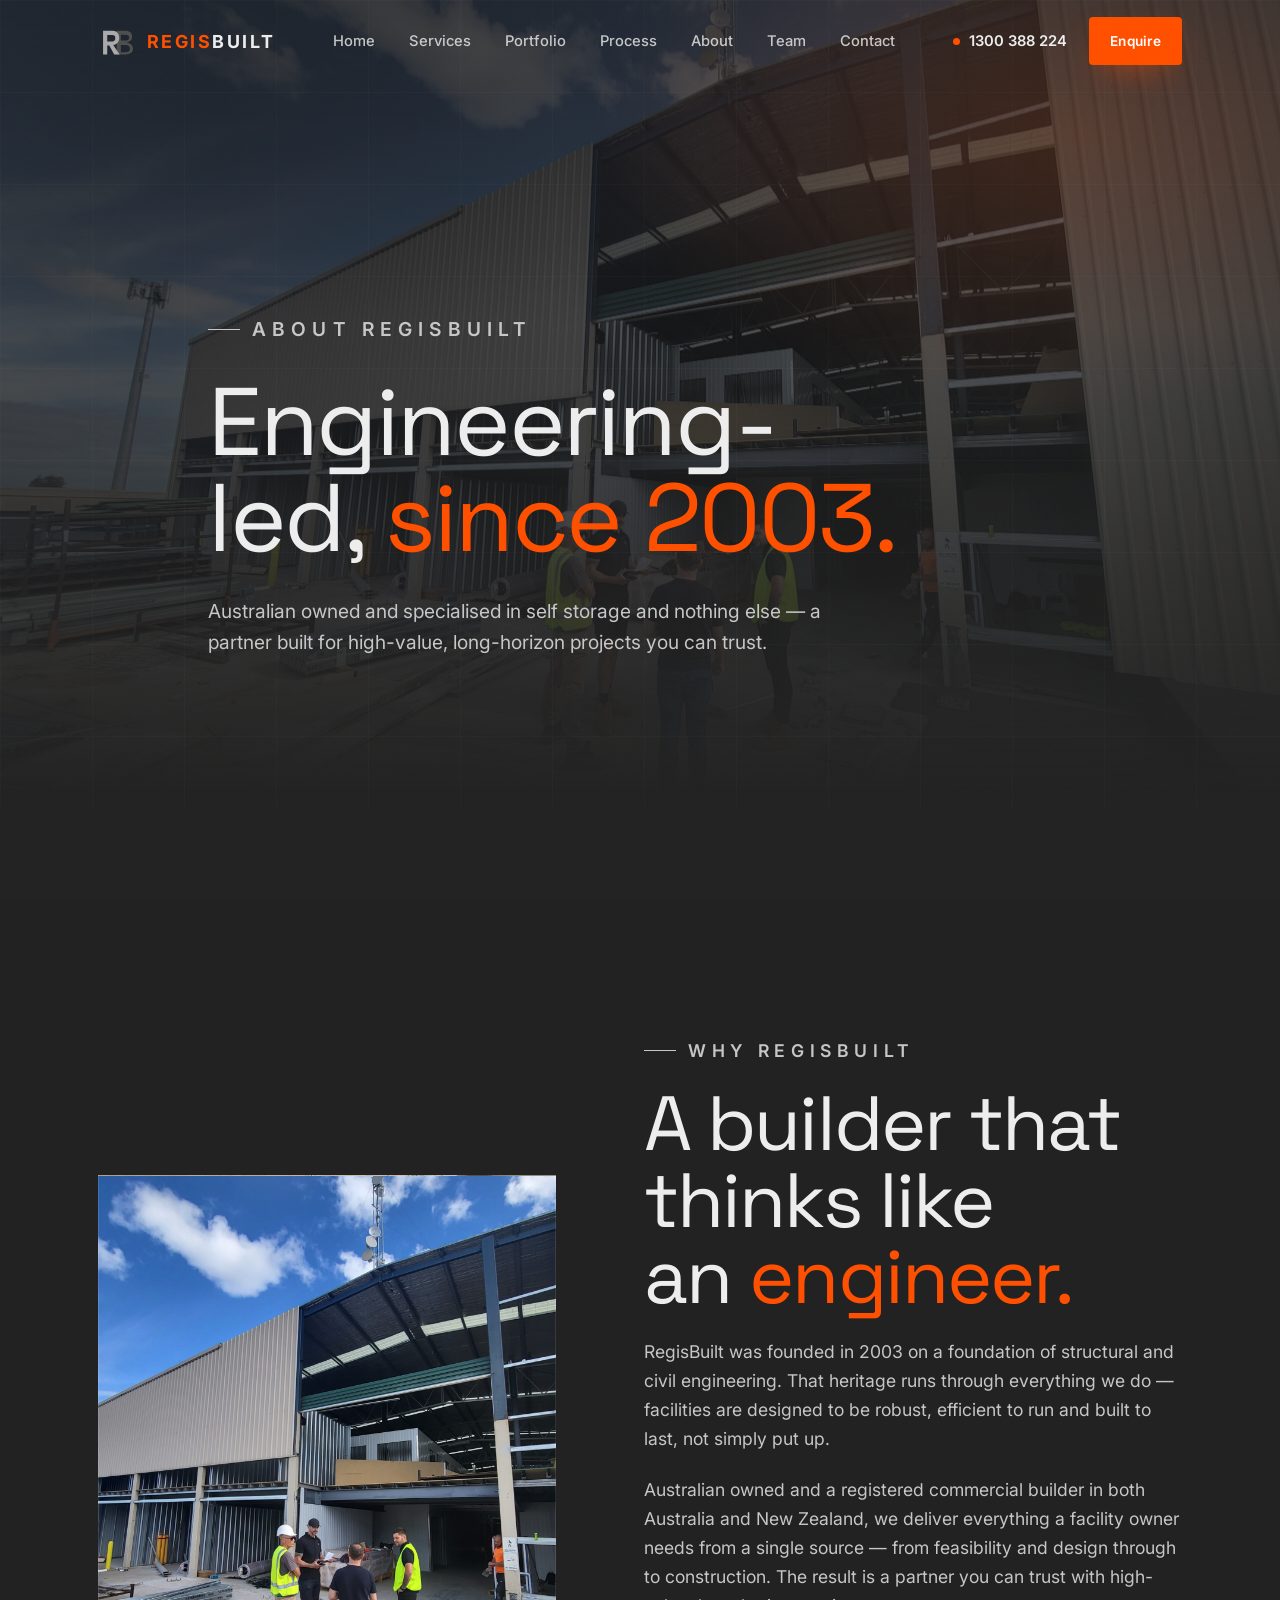
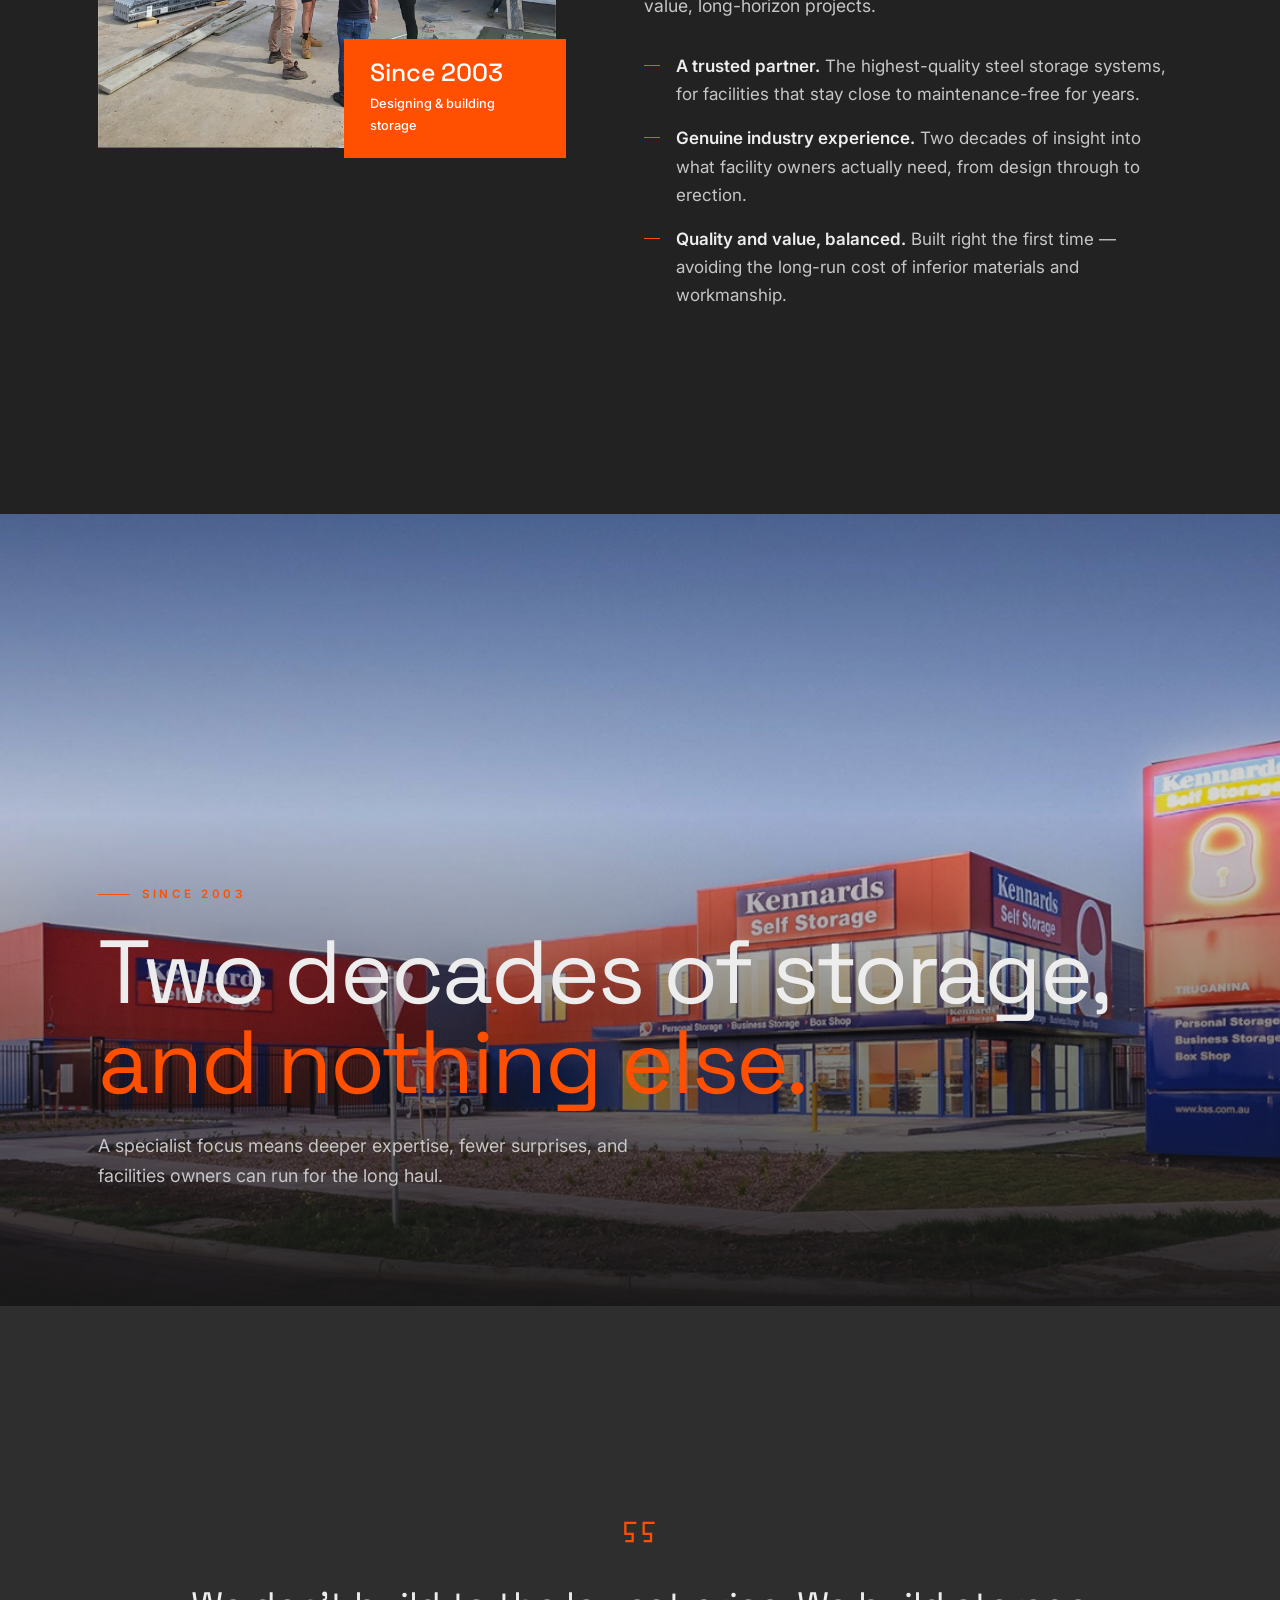
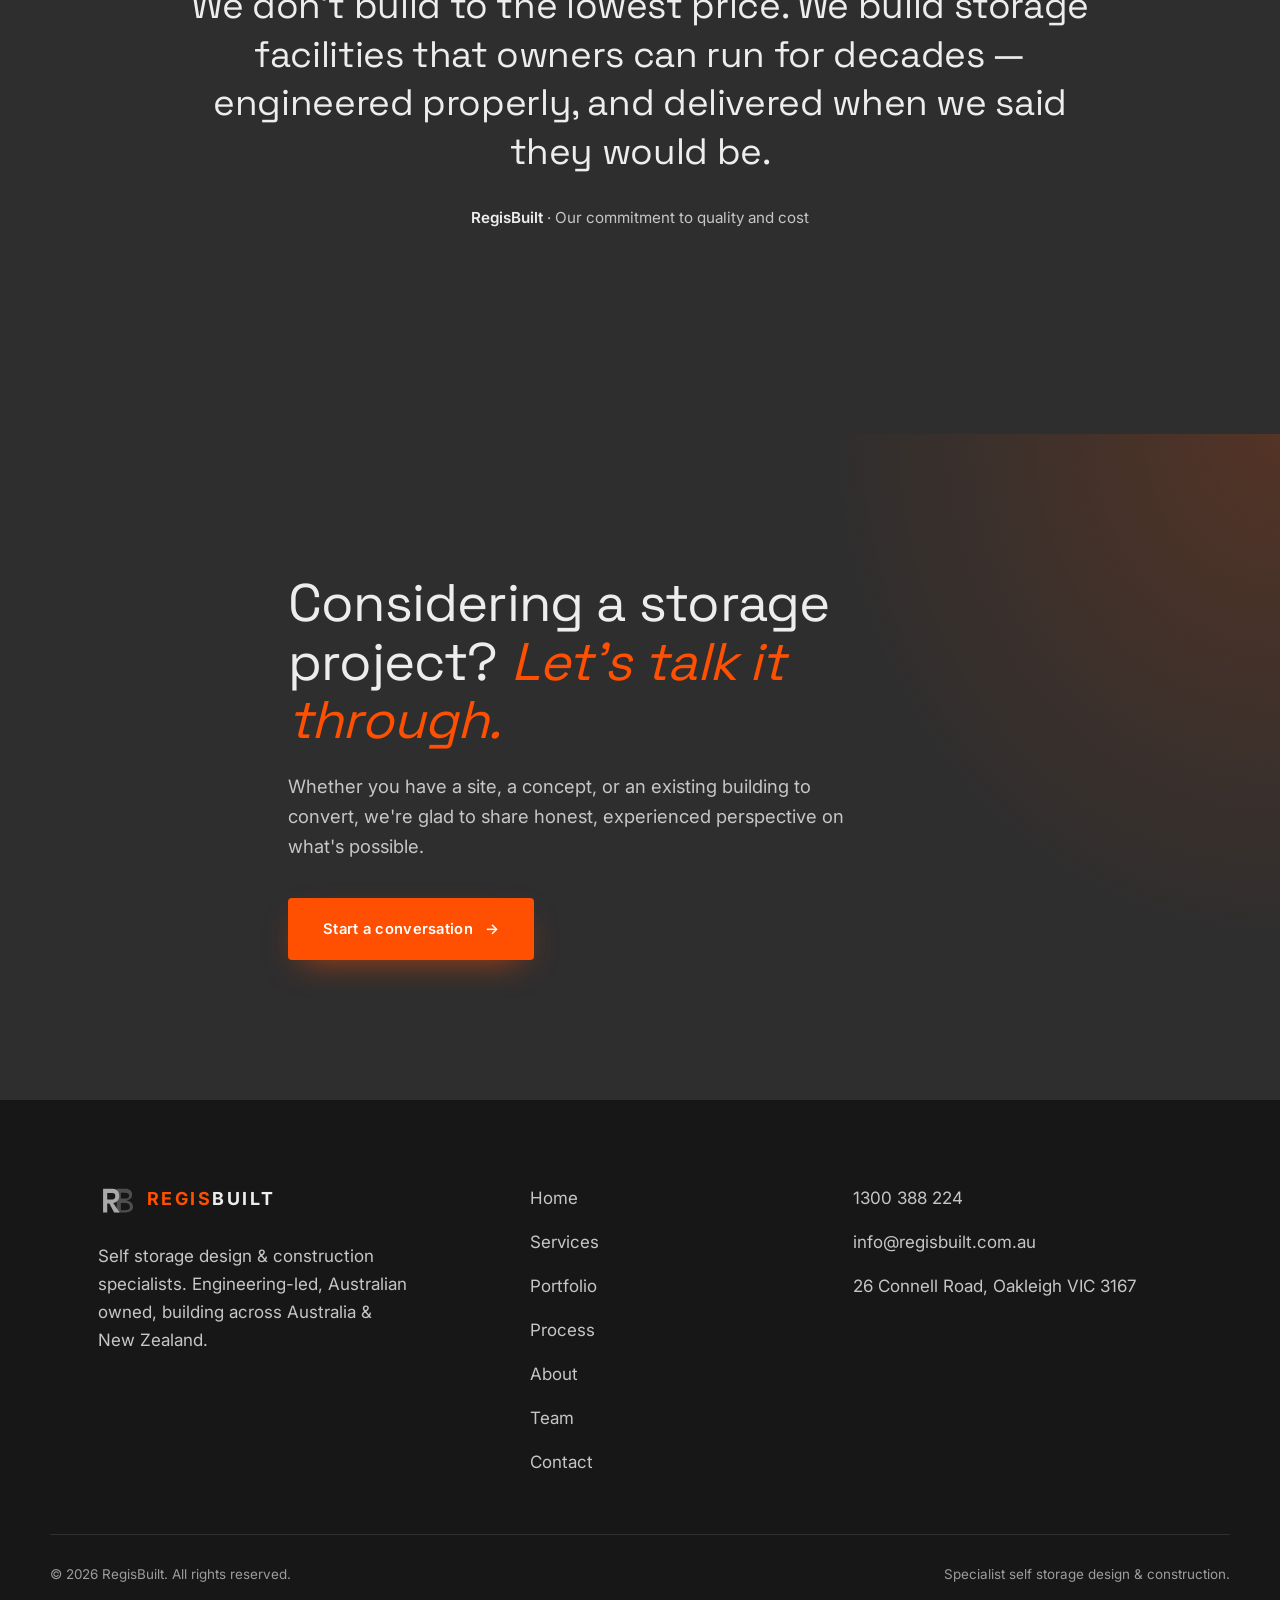
<file: about.html>
<!DOCTYPE html>
<html lang="en-AU">
<head>
  <meta charset="UTF-8" />
  <meta name="viewport" content="width=device-width, initial-scale=1.0" />
  <title>About &mdash; RegisBuilt Self Storage Builders</title>
  <meta name="description" content="RegisBuilt was founded in 2003 on a structural and civil engineering foundation. Australian owned, registered builders in Australia and New Zealand." />
  <meta name="theme-color" content="#222222" />
  <link rel="canonical" href="https://zachblair-maker.github.io/RegisBuilt/about.html" />
  <meta property="og:type" content="website" />
  <meta property="og:site_name" content="RegisBuilt" />
  <meta property="og:url" content="https://zachblair-maker.github.io/RegisBuilt/about.html" />
  <meta property="og:title" content="About &mdash; RegisBuilt Self Storage Builders" />
  <meta property="og:description" content="RegisBuilt was founded in 2003 on a structural and civil engineering foundation. Australian owned, registered builders in Australia and New Zealand." />
  <meta property="og:image" content="https://zachblair-maker.github.io/RegisBuilt/assets/img/brand/og-image.svg" />
  <meta name="twitter:card" content="summary_large_image" />
  <link rel="icon" href="data:image/svg+xml,%3Csvg xmlns='http://www.w3.org/2000/svg' viewBox='0 0 64 64'%3E%3Crect width='64' height='64' rx='8' fill='%23222222'/%3E%3Ctext x='32' y='48' font-family='Georgia,serif' font-size='33' font-weight='700' fill='%23FF4F00' text-anchor='middle'%3ERB%3C/text%3E%3C/svg%3E" />
  <link rel="preconnect" href="https://fonts.googleapis.com" />
  <link rel="preconnect" href="https://fonts.gstatic.com" crossorigin />
  <link href="https://fonts.googleapis.com/css2?family=Space+Grotesk:wght@400;500;600;700&family=Inter:wght@400;500;600;700&display=swap" rel="stylesheet" />
  <link rel="stylesheet" href="assets/css/styles.css" />
</head>
<body>
  <a class="skip-link" href="#main">Skip to content</a>

  <header class="site-header" id="header">
    <div class="container header__inner">
      <a class="brand" href="index.html" aria-label="RegisBuilt home">
        <svg class="brand__mark" viewBox="0 0 320 260" aria-hidden="true">
          <g fill-rule="evenodd">
            <path transform="translate(118,14)" d="M44 28H120C156 28 178 48 178 79C178 107 160 124 128 128C162 132 186 152 186 184C186 214 160 232 122 232H44ZM80 62H116C140 62 152 70 152 87C152 104 138 112 116 112H80ZM80 150H120C146 150 158 161 158 184C158 207 144 214 120 214H80Z" fill="#4E4E4E"/>
            <path transform="translate(0,14)" d="M44 28H128C164 28 184 54 184 90C184 122 164 146 132 150L188 232H140L98 156H80V232H44ZM80 64V120H124C142 120 150 108 150 90C150 70 142 64 124 64Z" fill="#A9A9A9"/>
          </g>
        </svg>
        <span class="brand__name"><span class="brand__accent">REGIS</span>BUILT</span>
      </a>
      <nav class="nav" id="nav" aria-label="Primary">
        <a href="index.html">Home</a>
        <a href="services.html">Services</a>
        <a href="portfolio.html">Portfolio</a>
        <a href="process.html">Process</a>
        <a href="about.html" class="is-active">About</a>
        <a href="team.html">Team</a>
        <a href="contact.html">Contact</a>
      </nav>
      <div class="header__actions">
        <a class="phone-link" href="tel:1300388224"><span class="phone-link__dot"></span>1300 388 224</a>
        <a class="btn btn--primary btn--sm" href="contact.html">Enquire</a>
      </div>
      <button class="nav-toggle" id="navToggle" aria-label="Open menu" aria-expanded="false" aria-controls="nav">
        <span></span><span></span><span></span>
      </button>
    </div>
  </header>

  <main id="main">
    <section class="page-hero">
      <div class="hero__bg" aria-hidden="true">
        <div class="page-hero__media" style="background-image:url('assets/img/projects/about-team.jpg')"></div>
        <div class="page-hero__scrim"></div>
        <div class="hero__grid"></div>
        <div class="hero__mesh"></div>
        <div class="hero__watermark"></div>
      </div>
      <div class="container page-hero__inner">
        <p class="eyebrow">About RegisBuilt</p>
        <h1>Engineering-led, <em>since 2003.</em></h1>
        <p>Australian owned and specialised in self storage and nothing else &mdash; a partner built for high-value, long-horizon projects you can trust.</p>
      </div>
    </section>

    <section class="section about" id="about">
      <div class="container about__grid">
        <div class="about__media reveal" data-reveal>
          <div class="about__photo" style="background-image:url('assets/img/projects/about-team.jpg')"></div>
          <div class="about__badge">
            <span class="about__badge-num">Since 2003</span>
            <span class="about__badge-label">Designing &amp; building storage</span>
          </div>
        </div>
        <div class="about__content reveal" data-reveal>
          <p class="eyebrow">Why RegisBuilt</p>
          <h2 class="section__title">A builder that thinks like an <em>engineer.</em></h2>
          <p>RegisBuilt was founded in 2003 on a foundation of structural and civil engineering. That heritage runs through everything we do &mdash; facilities are designed to be robust, efficient to run and built to last, not simply put up.</p>
          <p>Australian owned and a registered commercial builder in both Australia and New Zealand, we deliver everything a facility owner needs from a single source &mdash; from feasibility and design through to construction. The result is a partner you can trust with high-value, long-horizon projects.</p>
          <ul class="ticks">
            <li><strong>A trusted partner.</strong> The highest-quality steel storage systems, for facilities that stay close to maintenance-free for years.</li>
            <li><strong>Genuine industry experience.</strong> Two decades of insight into what facility owners actually need, from design through to erection.</li>
            <li><strong>Quality and value, balanced.</strong> Built right the first time &mdash; avoiding the long-run cost of inferior materials and workmanship.</li>
          </ul>
        </div>
      </div>
    </section>

    <!-- ============ CINEMATIC SHOWCASE ============ -->
    <section class="showcase">
      <div class="showcase__media" data-parallax style="background-image:url('assets/img/projects/kennards-truganina.jpg')"></div>
      <div class="showcase__overlay"></div>
      <div class="container showcase__inner reveal" data-reveal>
        <p class="eyebrow">Since 2003</p>
        <h2 class="showcase__title">Two decades of storage, <em>and nothing else.</em></h2>
        <p class="showcase__sub">A specialist focus means deeper expertise, fewer surprises, and facilities owners can run for the long haul.</p>
      </div>
    </section>

    <section class="section quote-band">
      <div class="container">
        <figure class="quote reveal" data-reveal>
          <svg class="quote__mark" viewBox="0 0 48 48" aria-hidden="true"><path d="M20 14H8v12h8v8H8v0M40 14H28v12h8v8h-8" stroke="var(--orange)" stroke-width="2.5" fill="none"/></svg>
          <blockquote>We don't build to the lowest price. We build storage facilities that owners can run for decades &mdash; engineered properly, and delivered when we said they would be.</blockquote>
          <figcaption><strong>RegisBuilt</strong> &middot; Our commitment to quality and cost</figcaption>
        </figure>
      </div>
    </section>

    <section class="cta-band">
      <div class="container cta-band__inner reveal" data-reveal>
        <h2>Considering a storage project? <em>Let's talk it through.</em></h2>
        <p>Whether you have a site, a concept, or an existing building to convert, we're glad to share honest, experienced perspective on what's possible.</p>
        <a class="btn btn--primary btn--lg" href="contact.html">Start a conversation<span class="btn__arrow">&rarr;</span></a>
      </div>
    </section>

  </main>

  <footer class="site-footer">
    <div class="container footer__inner">
      <div class="footer__brand">
        <a class="brand" href="index.html" aria-label="RegisBuilt home">
          <svg class="brand__mark" viewBox="0 0 320 260" aria-hidden="true">
          <g fill-rule="evenodd">
            <path transform="translate(118,14)" d="M44 28H120C156 28 178 48 178 79C178 107 160 124 128 128C162 132 186 152 186 184C186 214 160 232 122 232H44ZM80 62H116C140 62 152 70 152 87C152 104 138 112 116 112H80ZM80 150H120C146 150 158 161 158 184C158 207 144 214 120 214H80Z" fill="#4E4E4E"/>
            <path transform="translate(0,14)" d="M44 28H128C164 28 184 54 184 90C184 122 164 146 132 150L188 232H140L98 156H80V232H44ZM80 64V120H124C142 120 150 108 150 90C150 70 142 64 124 64Z" fill="#A9A9A9"/>
          </g>
        </svg>
          <span class="brand__name"><span class="brand__accent">REGIS</span>BUILT</span>
        </a>
        <p class="footer__tag">Self storage design &amp; construction specialists. Engineering-led, Australian owned, building across Australia &amp; New Zealand.</p>
      </div>
      <nav class="footer__nav" aria-label="Footer">
        <a href="index.html">Home</a>
        <a href="services.html">Services</a>
        <a href="portfolio.html">Portfolio</a>
        <a href="process.html">Process</a>
        <a href="about.html">About</a>
        <a href="team.html">Team</a>
        <a href="contact.html">Contact</a>
      </nav>
      <div class="footer__contact">
        <a href="tel:1300388224">1300 388 224</a>
        <a href="mailto:info@regisbuilt.com.au">info@regisbuilt.com.au</a>
        <span>26 Connell Road, Oakleigh VIC 3167</span>
      </div>
    </div>
    <div class="container footer__bar">
      <span>&copy; <span id="year">2026</span> RegisBuilt. All rights reserved.</span>
      <span>Specialist self storage design &amp; construction.</span>
    </div>
  </footer>

  <script src="assets/js/main.js" defer></script>
</body>
</html>
</file>
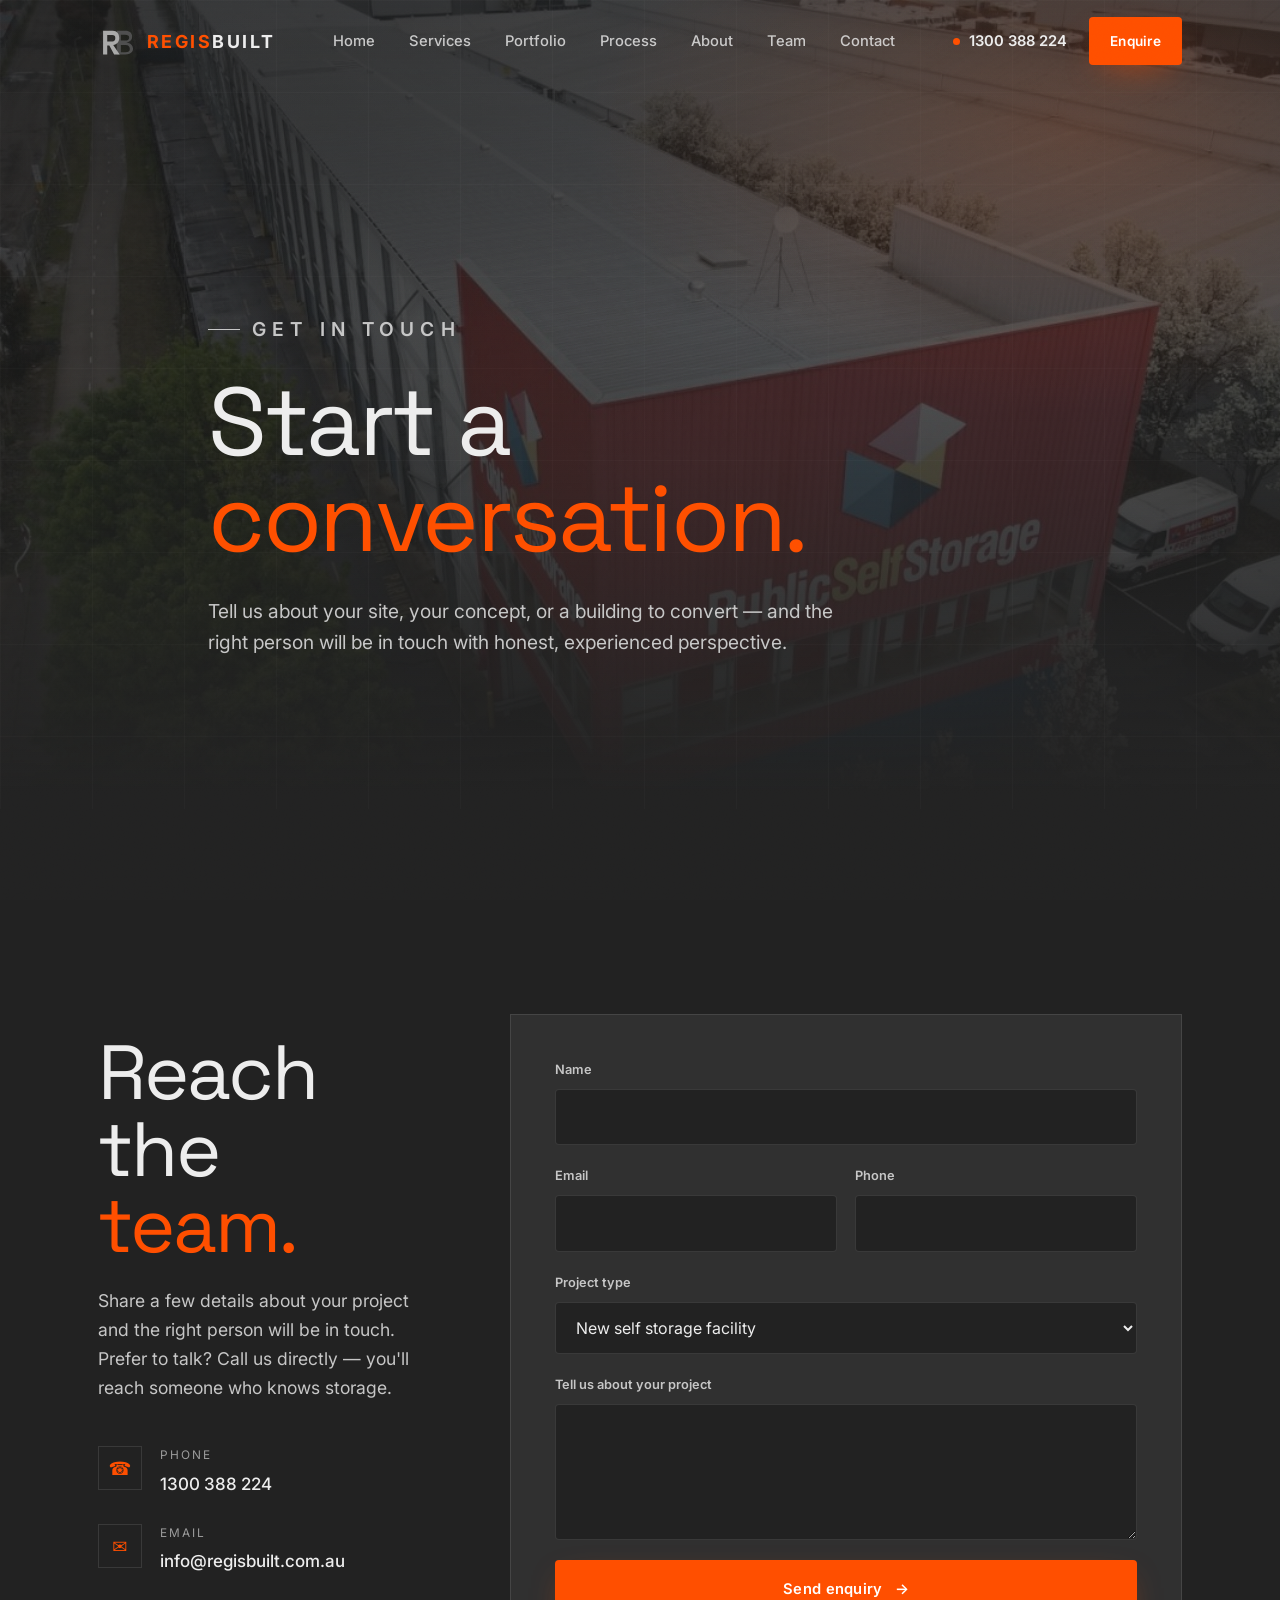
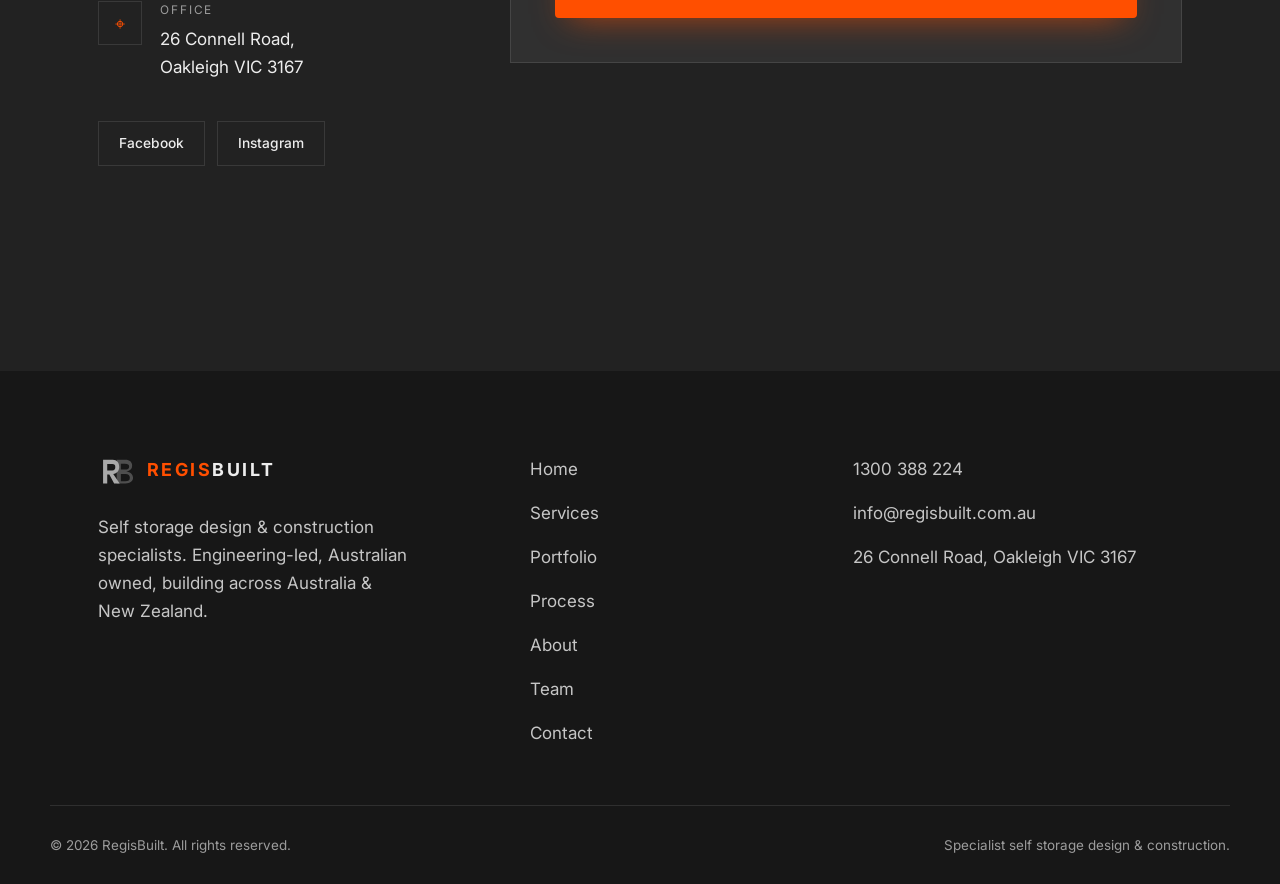
<file: contact.html>
<!DOCTYPE html>
<html lang="en-AU">
<head>
  <meta charset="UTF-8" />
  <meta name="viewport" content="width=device-width, initial-scale=1.0" />
  <title>Contact &mdash; RegisBuilt Self Storage Design &amp; Construction</title>
  <meta name="description" content="Get in touch with RegisBuilt &mdash; 1300 388 224, info@regisbuilt.com.au, 26 Connell Road, Oakleigh VIC 3167." />
  <meta name="theme-color" content="#222222" />
  <link rel="canonical" href="https://zachblair-maker.github.io/RegisBuilt/contact.html" />
  <meta property="og:type" content="website" />
  <meta property="og:site_name" content="RegisBuilt" />
  <meta property="og:url" content="https://zachblair-maker.github.io/RegisBuilt/contact.html" />
  <meta property="og:title" content="Contact &mdash; RegisBuilt Self Storage Design &amp; Construction" />
  <meta property="og:description" content="Get in touch with RegisBuilt &mdash; 1300 388 224, info@regisbuilt.com.au, 26 Connell Road, Oakleigh VIC 3167." />
  <meta property="og:image" content="https://zachblair-maker.github.io/RegisBuilt/assets/img/brand/og-image.svg" />
  <meta name="twitter:card" content="summary_large_image" />
  <link rel="icon" href="data:image/svg+xml,%3Csvg xmlns='http://www.w3.org/2000/svg' viewBox='0 0 64 64'%3E%3Crect width='64' height='64' rx='8' fill='%23222222'/%3E%3Ctext x='32' y='48' font-family='Georgia,serif' font-size='33' font-weight='700' fill='%23FF4F00' text-anchor='middle'%3ERB%3C/text%3E%3C/svg%3E" />
  <link rel="preconnect" href="https://fonts.googleapis.com" />
  <link rel="preconnect" href="https://fonts.gstatic.com" crossorigin />
  <link href="https://fonts.googleapis.com/css2?family=Space+Grotesk:wght@400;500;600;700&family=Inter:wght@400;500;600;700&display=swap" rel="stylesheet" />
  <link rel="stylesheet" href="assets/css/styles.css" />
</head>
<body>
  <a class="skip-link" href="#main">Skip to content</a>

  <header class="site-header" id="header">
    <div class="container header__inner">
      <a class="brand" href="index.html" aria-label="RegisBuilt home">
        <svg class="brand__mark" viewBox="0 0 320 260" aria-hidden="true">
          <g fill-rule="evenodd">
            <path transform="translate(118,14)" d="M44 28H120C156 28 178 48 178 79C178 107 160 124 128 128C162 132 186 152 186 184C186 214 160 232 122 232H44ZM80 62H116C140 62 152 70 152 87C152 104 138 112 116 112H80ZM80 150H120C146 150 158 161 158 184C158 207 144 214 120 214H80Z" fill="#4E4E4E"/>
            <path transform="translate(0,14)" d="M44 28H128C164 28 184 54 184 90C184 122 164 146 132 150L188 232H140L98 156H80V232H44ZM80 64V120H124C142 120 150 108 150 90C150 70 142 64 124 64Z" fill="#A9A9A9"/>
          </g>
        </svg>
        <span class="brand__name"><span class="brand__accent">REGIS</span>BUILT</span>
      </a>
      <nav class="nav" id="nav" aria-label="Primary">
        <a href="index.html">Home</a>
        <a href="services.html">Services</a>
        <a href="portfolio.html">Portfolio</a>
        <a href="process.html">Process</a>
        <a href="about.html">About</a>
        <a href="team.html">Team</a>
        <a href="contact.html" class="is-active">Contact</a>
      </nav>
      <div class="header__actions">
        <a class="phone-link" href="tel:1300388224"><span class="phone-link__dot"></span>1300 388 224</a>
        <a class="btn btn--primary btn--sm" href="contact.html">Enquire</a>
      </div>
      <button class="nav-toggle" id="navToggle" aria-label="Open menu" aria-expanded="false" aria-controls="nav">
        <span></span><span></span><span></span>
      </button>
    </div>
  </header>

  <main id="main">
    <section class="page-hero">
      <div class="hero__bg" aria-hidden="true">
        <div class="page-hero__media" style="background-image:url('assets/img/projects/public-self-storage-braybrook.jpg')"></div>
        <div class="page-hero__scrim"></div>
        <div class="hero__grid"></div>
        <div class="hero__mesh"></div>
        <div class="hero__watermark"></div>
      </div>
      <div class="container page-hero__inner">
        <p class="eyebrow">Get in touch</p>
        <h1>Start a <em>conversation.</em></h1>
        <p>Tell us about your site, your concept, or a building to convert &mdash; and the right person will be in touch with honest, experienced perspective.</p>
      </div>
    </section>

    <section class="section contact" id="contact">
      <div class="container contact__grid">
        <div class="contact__info reveal" data-reveal>
          <h2 class="section__title">Reach the <em>team.</em></h2>
          <p class="contact__lead">Share a few details about your project and the right person will be in touch. Prefer to talk? Call us directly &mdash; you'll reach someone who knows storage.</p>
          <ul class="contact__details">
            <li><span class="contact__ico" aria-hidden="true">&#9742;</span><div><span class="contact__k">Phone</span><a href="tel:1300388224">1300 388 224</a></div></li>
            <li><span class="contact__ico" aria-hidden="true">&#9993;</span><div><span class="contact__k">Email</span><a href="mailto:info@regisbuilt.com.au">info@regisbuilt.com.au</a></div></li>
            <li><span class="contact__ico" aria-hidden="true">&#8982;</span><div><span class="contact__k">Office</span><span>26 Connell Road,<br/>Oakleigh VIC 3167</span></div></li>
          </ul>
          <div class="contact__social">
            <a href="https://www.facebook.com/regisbuilt/" target="_blank" rel="noopener">Facebook</a>
            <a href="https://www.instagram.com/regisbuilt/" target="_blank" rel="noopener">Instagram</a>
          </div>
        </div>

        <form class="contact__form reveal" data-reveal action="#" method="post" novalidate>
          <div class="field">
            <label for="name">Name</label>
            <input id="name" name="name" type="text" autocomplete="name" required />
          </div>
          <div class="field-row">
            <div class="field">
              <label for="email">Email</label>
              <input id="email" name="email" type="email" autocomplete="email" required />
            </div>
            <div class="field">
              <label for="phone">Phone</label>
              <input id="phone" name="phone" type="tel" autocomplete="tel" />
            </div>
          </div>
          <div class="field">
            <label for="type">Project type</label>
            <select id="type" name="type">
              <option>New self storage facility</option>
              <option>Multi-storey / build over</option>
              <option>Warehouse conversion</option>
              <option>Fitout</option>
              <option>Feasibility / consulting</option>
              <option>Other</option>
            </select>
          </div>
          <div class="field">
            <label for="message">Tell us about your project</label>
            <textarea id="message" name="message" rows="4" required></textarea>
          </div>
          <button class="btn btn--primary btn--block" type="submit">Send enquiry<span class="btn__arrow">&rarr;</span></button>
          <p class="form__note" id="formNote" hidden>Opening your email app with the details ready to send to info@regisbuilt.com.au. Prefer it to send automatically? The form can be connected to your inbox or CRM.</p>
        </form>
      </div>
    </section>

  </main>

  <footer class="site-footer">
    <div class="container footer__inner">
      <div class="footer__brand">
        <a class="brand" href="index.html" aria-label="RegisBuilt home">
          <svg class="brand__mark" viewBox="0 0 320 260" aria-hidden="true">
          <g fill-rule="evenodd">
            <path transform="translate(118,14)" d="M44 28H120C156 28 178 48 178 79C178 107 160 124 128 128C162 132 186 152 186 184C186 214 160 232 122 232H44ZM80 62H116C140 62 152 70 152 87C152 104 138 112 116 112H80ZM80 150H120C146 150 158 161 158 184C158 207 144 214 120 214H80Z" fill="#4E4E4E"/>
            <path transform="translate(0,14)" d="M44 28H128C164 28 184 54 184 90C184 122 164 146 132 150L188 232H140L98 156H80V232H44ZM80 64V120H124C142 120 150 108 150 90C150 70 142 64 124 64Z" fill="#A9A9A9"/>
          </g>
        </svg>
          <span class="brand__name"><span class="brand__accent">REGIS</span>BUILT</span>
        </a>
        <p class="footer__tag">Self storage design &amp; construction specialists. Engineering-led, Australian owned, building across Australia &amp; New Zealand.</p>
      </div>
      <nav class="footer__nav" aria-label="Footer">
        <a href="index.html">Home</a>
        <a href="services.html">Services</a>
        <a href="portfolio.html">Portfolio</a>
        <a href="process.html">Process</a>
        <a href="about.html">About</a>
        <a href="team.html">Team</a>
        <a href="contact.html">Contact</a>
      </nav>
      <div class="footer__contact">
        <a href="tel:1300388224">1300 388 224</a>
        <a href="mailto:info@regisbuilt.com.au">info@regisbuilt.com.au</a>
        <span>26 Connell Road, Oakleigh VIC 3167</span>
      </div>
    </div>
    <div class="container footer__bar">
      <span>&copy; <span id="year">2026</span> RegisBuilt. All rights reserved.</span>
      <span>Specialist self storage design &amp; construction.</span>
    </div>
  </footer>

  <script src="assets/js/main.js" defer></script>
</body>
</html>
</file>
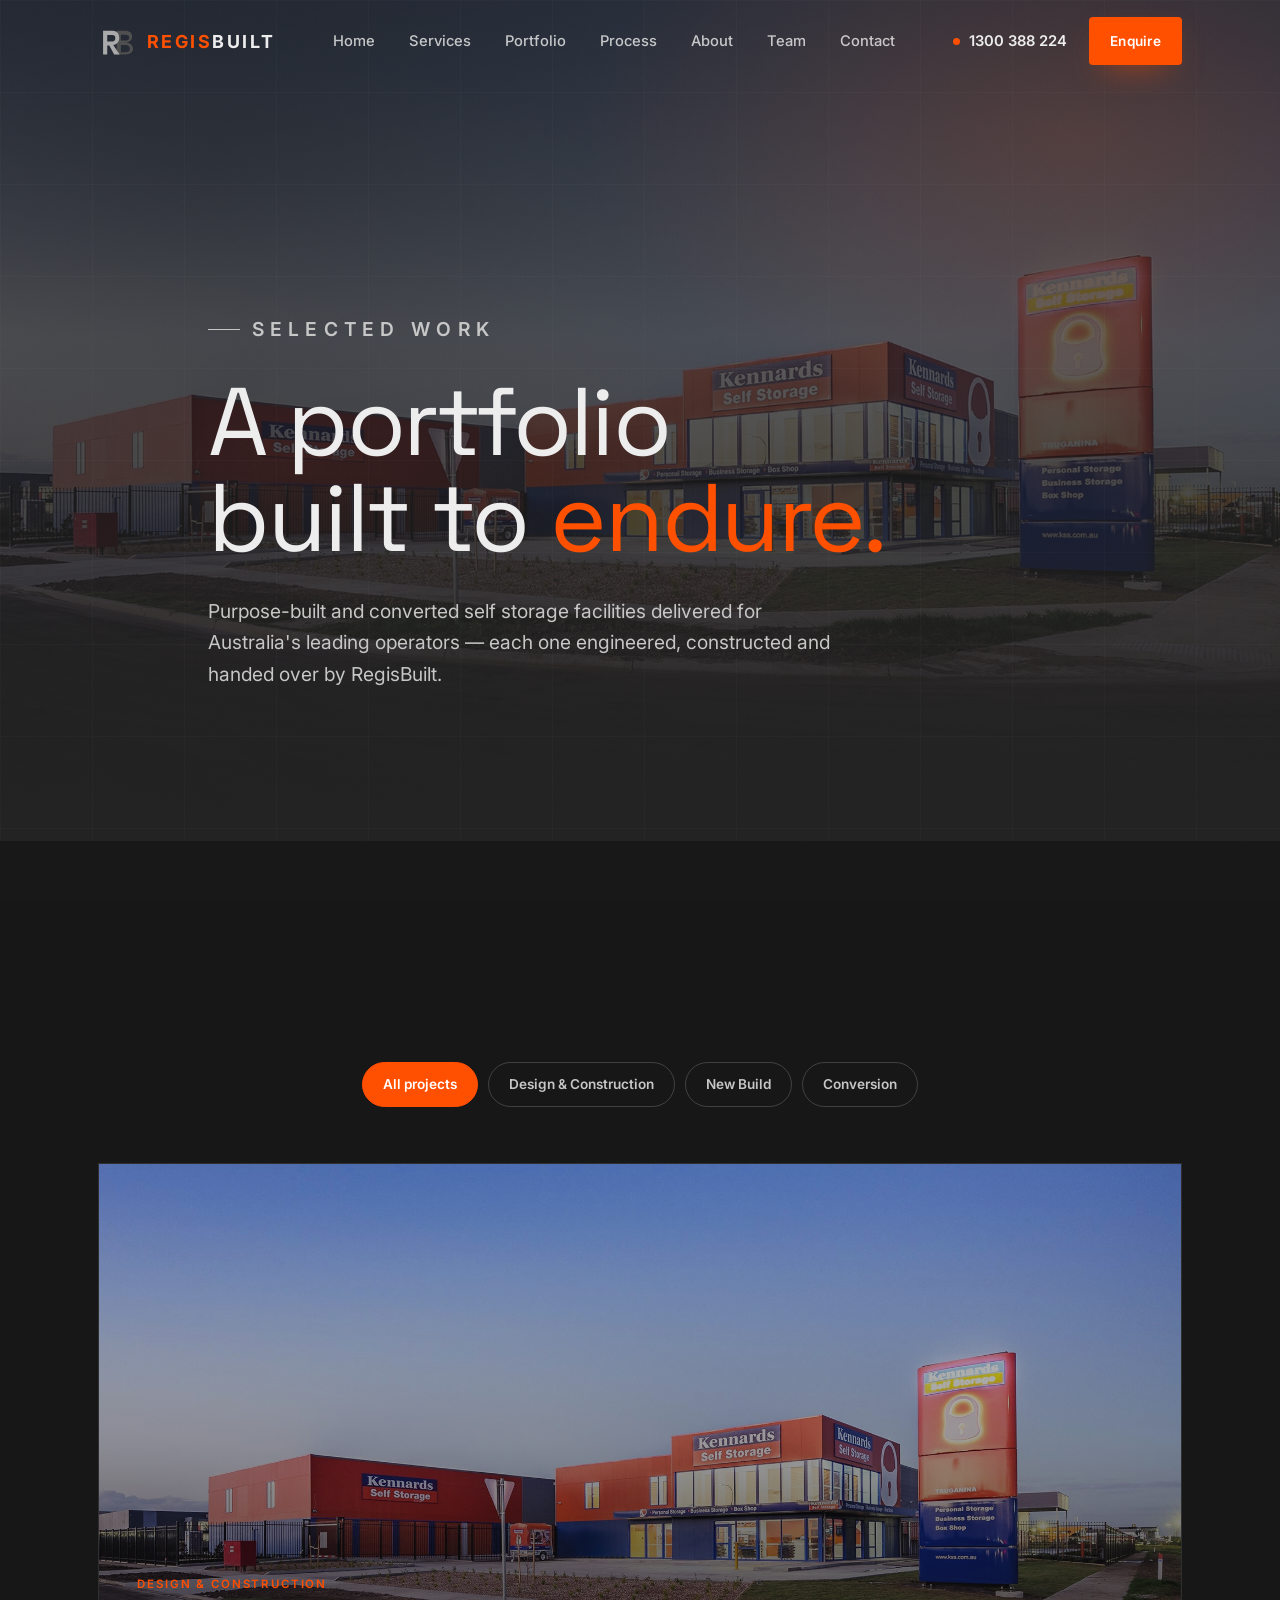
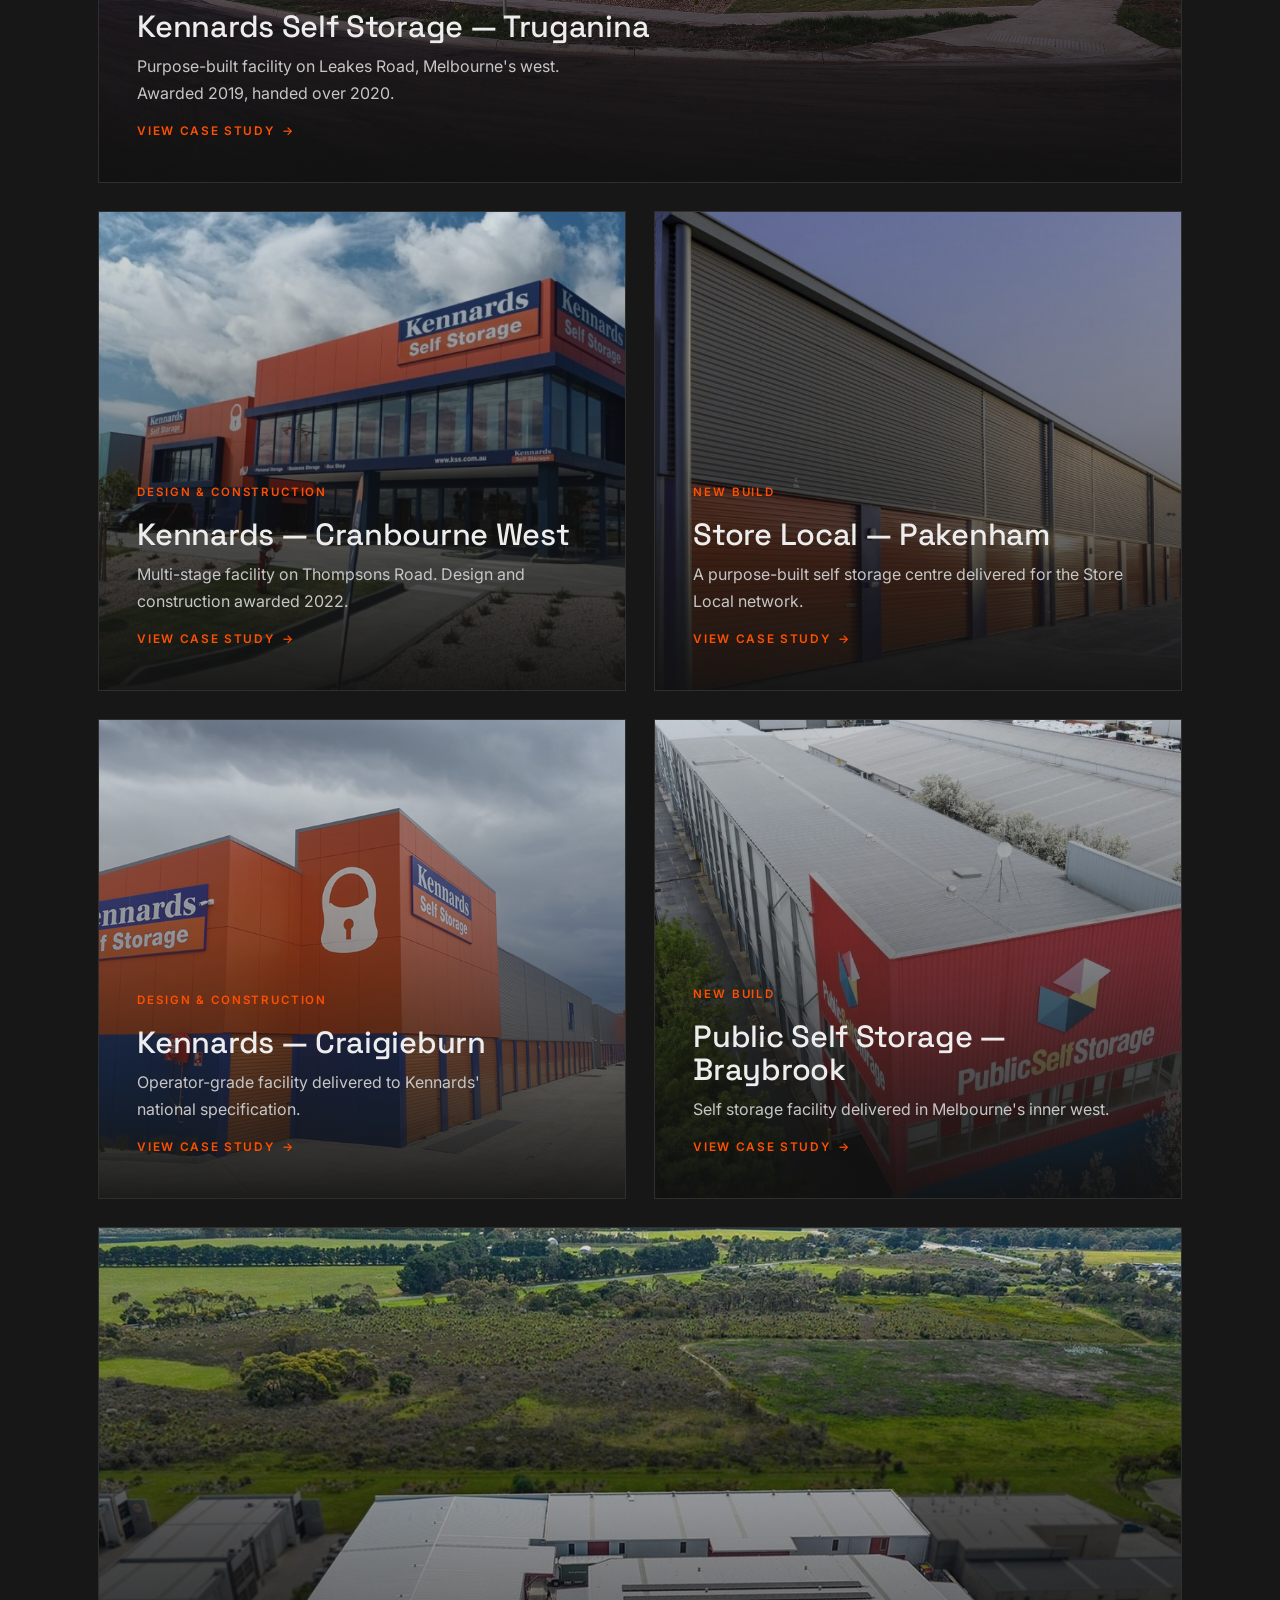
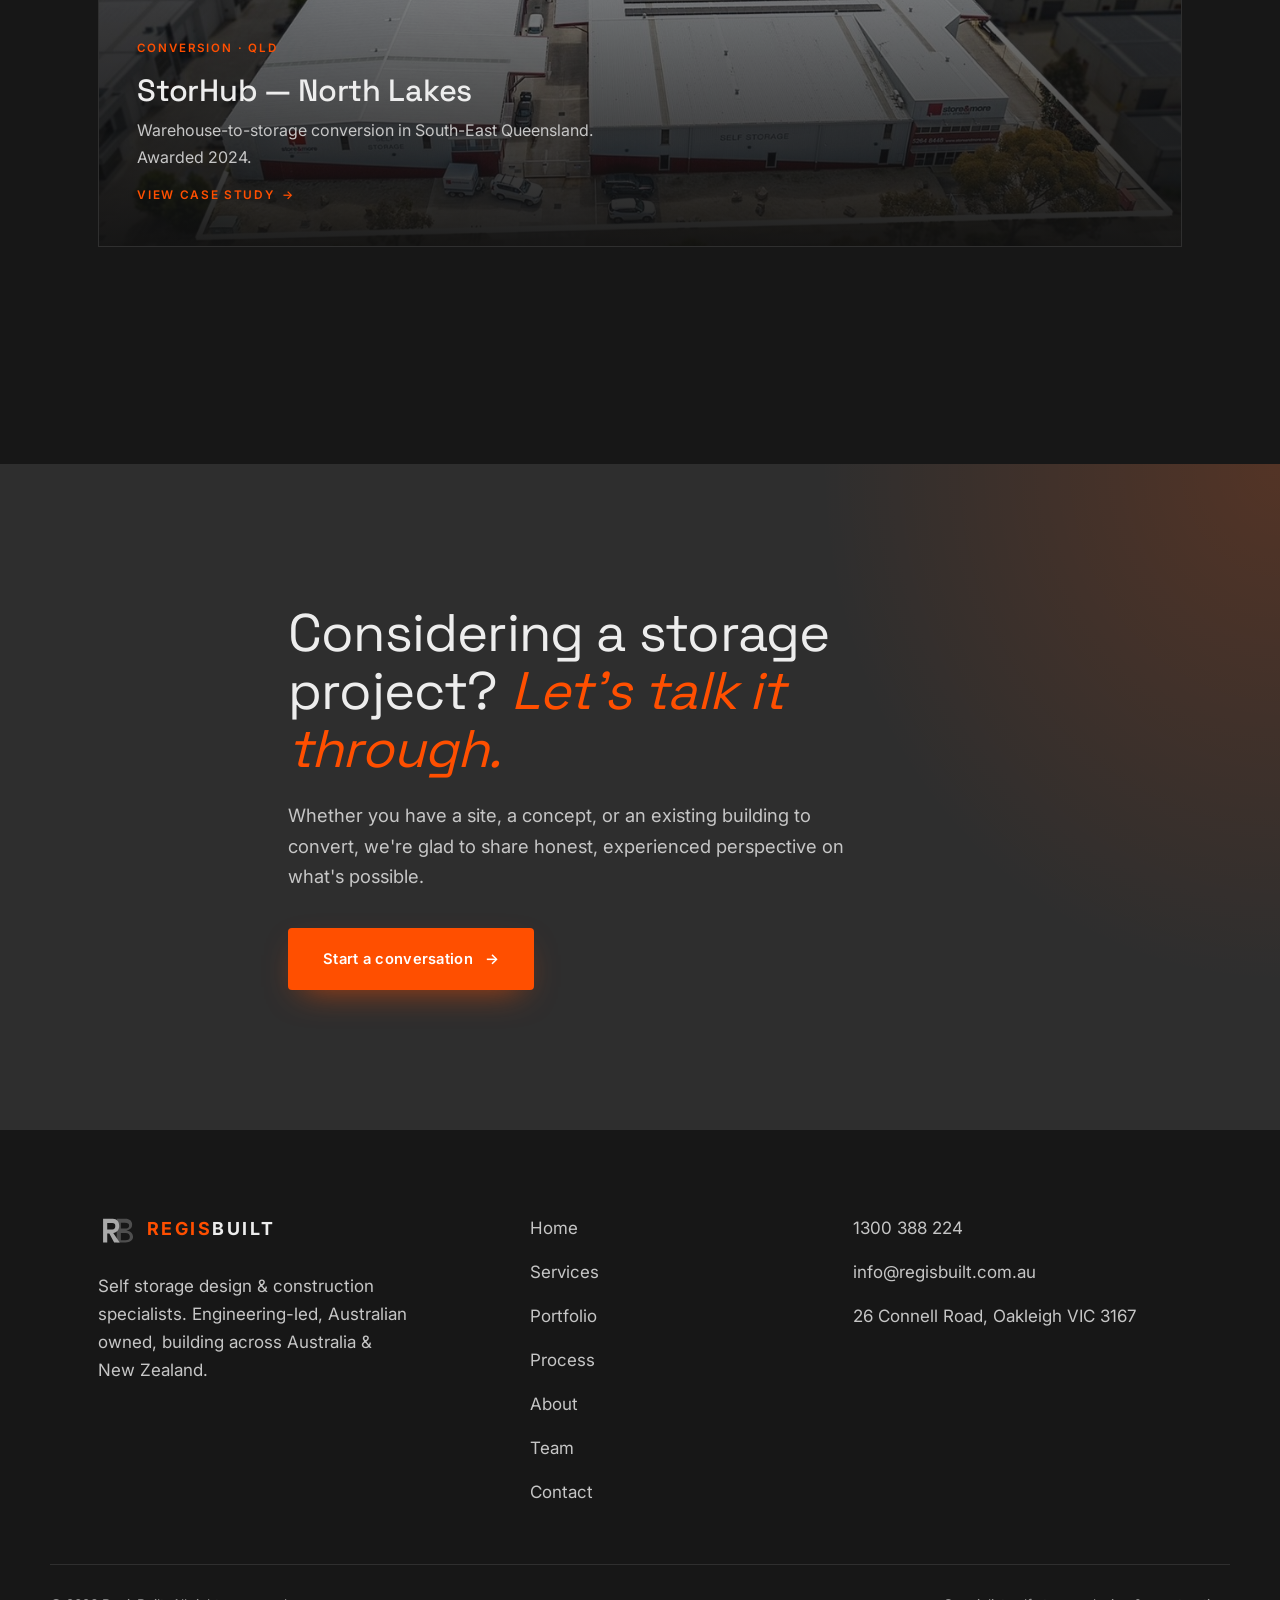
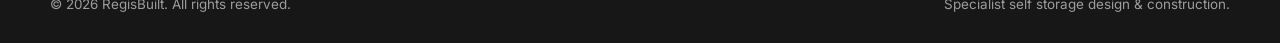
<file: portfolio.html>
<!DOCTYPE html>
<html lang="en-AU">
<head>
  <meta charset="UTF-8" />
  <meta name="viewport" content="width=device-width, initial-scale=1.0" />
  <title>Portfolio &mdash; RegisBuilt Self Storage Projects</title>
  <meta name="description" content="Self storage facilities designed and built by RegisBuilt across Australia and New Zealand &mdash; Kennards, Public Self Storage, Store Local, StorHub and more." />
  <meta name="theme-color" content="#222222" />
  <link rel="canonical" href="https://zachblair-maker.github.io/RegisBuilt/portfolio.html" />
  <meta property="og:type" content="website" />
  <meta property="og:site_name" content="RegisBuilt" />
  <meta property="og:url" content="https://zachblair-maker.github.io/RegisBuilt/portfolio.html" />
  <meta property="og:title" content="Portfolio &mdash; RegisBuilt Self Storage Projects" />
  <meta property="og:description" content="Self storage facilities designed and built by RegisBuilt across Australia and New Zealand &mdash; Kennards, Public Self Storage, Store Local, StorHub and more." />
  <meta property="og:image" content="https://zachblair-maker.github.io/RegisBuilt/assets/img/brand/og-image.svg" />
  <meta name="twitter:card" content="summary_large_image" />
  <link rel="icon" href="data:image/svg+xml,%3Csvg xmlns='http://www.w3.org/2000/svg' viewBox='0 0 64 64'%3E%3Crect width='64' height='64' rx='8' fill='%23222222'/%3E%3Ctext x='32' y='48' font-family='Georgia,serif' font-size='33' font-weight='700' fill='%23FF4F00' text-anchor='middle'%3ERB%3C/text%3E%3C/svg%3E" />
  <link rel="preconnect" href="https://fonts.googleapis.com" />
  <link rel="preconnect" href="https://fonts.gstatic.com" crossorigin />
  <link href="https://fonts.googleapis.com/css2?family=Space+Grotesk:wght@400;500;600;700&family=Inter:wght@400;500;600;700&display=swap" rel="stylesheet" />
  <link rel="stylesheet" href="assets/css/styles.css" />
</head>
<body>
  <a class="skip-link" href="#main">Skip to content</a>

  <header class="site-header" id="header">
    <div class="container header__inner">
      <a class="brand" href="index.html" aria-label="RegisBuilt home">
        <svg class="brand__mark" viewBox="0 0 320 260" aria-hidden="true">
          <g fill-rule="evenodd">
            <path transform="translate(118,14)" d="M44 28H120C156 28 178 48 178 79C178 107 160 124 128 128C162 132 186 152 186 184C186 214 160 232 122 232H44ZM80 62H116C140 62 152 70 152 87C152 104 138 112 116 112H80ZM80 150H120C146 150 158 161 158 184C158 207 144 214 120 214H80Z" fill="#4E4E4E"/>
            <path transform="translate(0,14)" d="M44 28H128C164 28 184 54 184 90C184 122 164 146 132 150L188 232H140L98 156H80V232H44ZM80 64V120H124C142 120 150 108 150 90C150 70 142 64 124 64Z" fill="#A9A9A9"/>
          </g>
        </svg>
        <span class="brand__name"><span class="brand__accent">REGIS</span>BUILT</span>
      </a>
      <nav class="nav" id="nav" aria-label="Primary">
        <a href="index.html">Home</a>
        <a href="services.html">Services</a>
        <a href="portfolio.html" class="is-active">Portfolio</a>
        <a href="process.html">Process</a>
        <a href="about.html">About</a>
        <a href="team.html">Team</a>
        <a href="contact.html">Contact</a>
      </nav>
      <div class="header__actions">
        <a class="phone-link" href="tel:1300388224"><span class="phone-link__dot"></span>1300 388 224</a>
        <a class="btn btn--primary btn--sm" href="contact.html">Enquire</a>
      </div>
      <button class="nav-toggle" id="navToggle" aria-label="Open menu" aria-expanded="false" aria-controls="nav">
        <span></span><span></span><span></span>
      </button>
    </div>
  </header>

  <main id="main">
    <section class="page-hero">
      <div class="hero__bg" aria-hidden="true">
        <div class="page-hero__media" style="background-image:url('assets/img/projects/kennards-truganina.jpg')"></div>
        <div class="page-hero__scrim"></div>
        <div class="hero__grid"></div>
        <div class="hero__mesh"></div>
        <div class="hero__watermark"></div>
      </div>
      <div class="container page-hero__inner">
        <p class="eyebrow">Selected work</p>
        <h1>A portfolio built to <em>endure.</em></h1>
        <p>Purpose-built and converted self storage facilities delivered for Australia's leading operators &mdash; each one engineered, constructed and handed over by RegisBuilt.</p>
      </div>
    </section>

    <section class="section section--dark projects" id="projects">
      <div class="container">
        <div class="filterbar reveal" data-reveal role="tablist" aria-label="Filter projects">
          <button class="filter-btn is-active" type="button" data-filter="all">All projects</button>
          <button class="filter-btn" type="button" data-filter="design-build">Design &amp; Construction</button>
          <button class="filter-btn" type="button" data-filter="new-build">New Build</button>
          <button class="filter-btn" type="button" data-filter="conversion">Conversion</button>
        </div>

        <div class="projects__grid" id="portfolioGrid">
          <a class="project reveal project--lg" href="projects/kennards-truganina.html" data-reveal data-category="design-build">
            <div class="project__media" style="background-image:url('assets/img/projects/kennards-truganina.jpg')"></div>
            <div class="project__body">
              <span class="project__tag">Design &amp; Construction</span>
              <h3>Kennards Self Storage &mdash; Truganina</h3>
              <p>Purpose-built facility on Leakes Road, Melbourne's west. Awarded 2019, handed over 2020.</p>
              <span class="project__more">View case study <span>&rarr;</span></span>
            </div>
          </a>

          <a class="project reveal" href="projects/kennards-cranbourne.html" data-reveal data-category="design-build">
            <div class="project__media" style="background-image:url('assets/img/projects/kennards-cranbourne.jpg')"></div>
            <div class="project__body">
              <span class="project__tag">Design &amp; Construction</span>
              <h3>Kennards &mdash; Cranbourne West</h3>
              <p>Multi-stage facility on Thompsons Road. Design and construction awarded 2022.</p>
              <span class="project__more">View case study <span>&rarr;</span></span>
            </div>
          </a>

          <a class="project reveal" href="projects/store-local-pakenham.html" data-reveal data-category="new-build">
            <div class="project__media" style="background-image:url('assets/img/projects/store-local-pakenham.jpg')"></div>
            <div class="project__body">
              <span class="project__tag">New Build</span>
              <h3>Store Local &mdash; Pakenham</h3>
              <p>A purpose-built self storage centre delivered for the Store Local network.</p>
              <span class="project__more">View case study <span>&rarr;</span></span>
            </div>
          </a>

          <a class="project reveal" href="projects/kennards-craigieburn.html" data-reveal data-category="design-build">
            <div class="project__media" style="background-image:url('assets/img/projects/kennards-craigieburn.jpg')"></div>
            <div class="project__body">
              <span class="project__tag">Design &amp; Construction</span>
              <h3>Kennards &mdash; Craigieburn</h3>
              <p>Operator-grade facility delivered to Kennards' national specification.</p>
              <span class="project__more">View case study <span>&rarr;</span></span>
            </div>
          </a>

          <a class="project reveal" href="projects/public-self-storage-braybrook.html" data-reveal data-category="new-build">
            <div class="project__media" style="background-image:url('assets/img/projects/public-self-storage-braybrook.jpg')"></div>
            <div class="project__body">
              <span class="project__tag">New Build</span>
              <h3>Public Self Storage &mdash; Braybrook</h3>
              <p>Self storage facility delivered in Melbourne's inner west.</p>
              <span class="project__more">View case study <span>&rarr;</span></span>
            </div>
          </a>

          <a class="project reveal project--lg" href="projects/storhub-north-lakes.html" data-reveal data-category="conversion">
            <div class="project__media" style="background-image:url('assets/img/projects/storhub-north-lakes.jpg')"></div>
            <div class="project__body">
              <span class="project__tag">Conversion &middot; QLD</span>
              <h3>StorHub &mdash; North Lakes</h3>
              <p>Warehouse-to-storage conversion in South-East Queensland. Awarded 2024.</p>
              <span class="project__more">View case study <span>&rarr;</span></span>
            </div>
          </a>
        </div>
        <p class="portfolio__empty" id="portfolioEmpty" hidden>No projects in this category yet.</p>
      </div>
    </section>

    <section class="cta-band">
      <div class="container cta-band__inner reveal" data-reveal>
        <h2>Considering a storage project? <em>Let's talk it through.</em></h2>
        <p>Whether you have a site, a concept, or an existing building to convert, we're glad to share honest, experienced perspective on what's possible.</p>
        <a class="btn btn--primary btn--lg" href="contact.html">Start a conversation<span class="btn__arrow">&rarr;</span></a>
      </div>
    </section>

  </main>

  <footer class="site-footer">
    <div class="container footer__inner">
      <div class="footer__brand">
        <a class="brand" href="index.html" aria-label="RegisBuilt home">
          <svg class="brand__mark" viewBox="0 0 320 260" aria-hidden="true">
          <g fill-rule="evenodd">
            <path transform="translate(118,14)" d="M44 28H120C156 28 178 48 178 79C178 107 160 124 128 128C162 132 186 152 186 184C186 214 160 232 122 232H44ZM80 62H116C140 62 152 70 152 87C152 104 138 112 116 112H80ZM80 150H120C146 150 158 161 158 184C158 207 144 214 120 214H80Z" fill="#4E4E4E"/>
            <path transform="translate(0,14)" d="M44 28H128C164 28 184 54 184 90C184 122 164 146 132 150L188 232H140L98 156H80V232H44ZM80 64V120H124C142 120 150 108 150 90C150 70 142 64 124 64Z" fill="#A9A9A9"/>
          </g>
        </svg>
          <span class="brand__name"><span class="brand__accent">REGIS</span>BUILT</span>
        </a>
        <p class="footer__tag">Self storage design &amp; construction specialists. Engineering-led, Australian owned, building across Australia &amp; New Zealand.</p>
      </div>
      <nav class="footer__nav" aria-label="Footer">
        <a href="index.html">Home</a>
        <a href="services.html">Services</a>
        <a href="portfolio.html">Portfolio</a>
        <a href="process.html">Process</a>
        <a href="about.html">About</a>
        <a href="team.html">Team</a>
        <a href="contact.html">Contact</a>
      </nav>
      <div class="footer__contact">
        <a href="tel:1300388224">1300 388 224</a>
        <a href="mailto:info@regisbuilt.com.au">info@regisbuilt.com.au</a>
        <span>26 Connell Road, Oakleigh VIC 3167</span>
      </div>
    </div>
    <div class="container footer__bar">
      <span>&copy; <span id="year">2026</span> RegisBuilt. All rights reserved.</span>
      <span>Specialist self storage design &amp; construction.</span>
    </div>
  </footer>

  <script src="assets/js/main.js" defer></script>
</body>
</html>
</file>
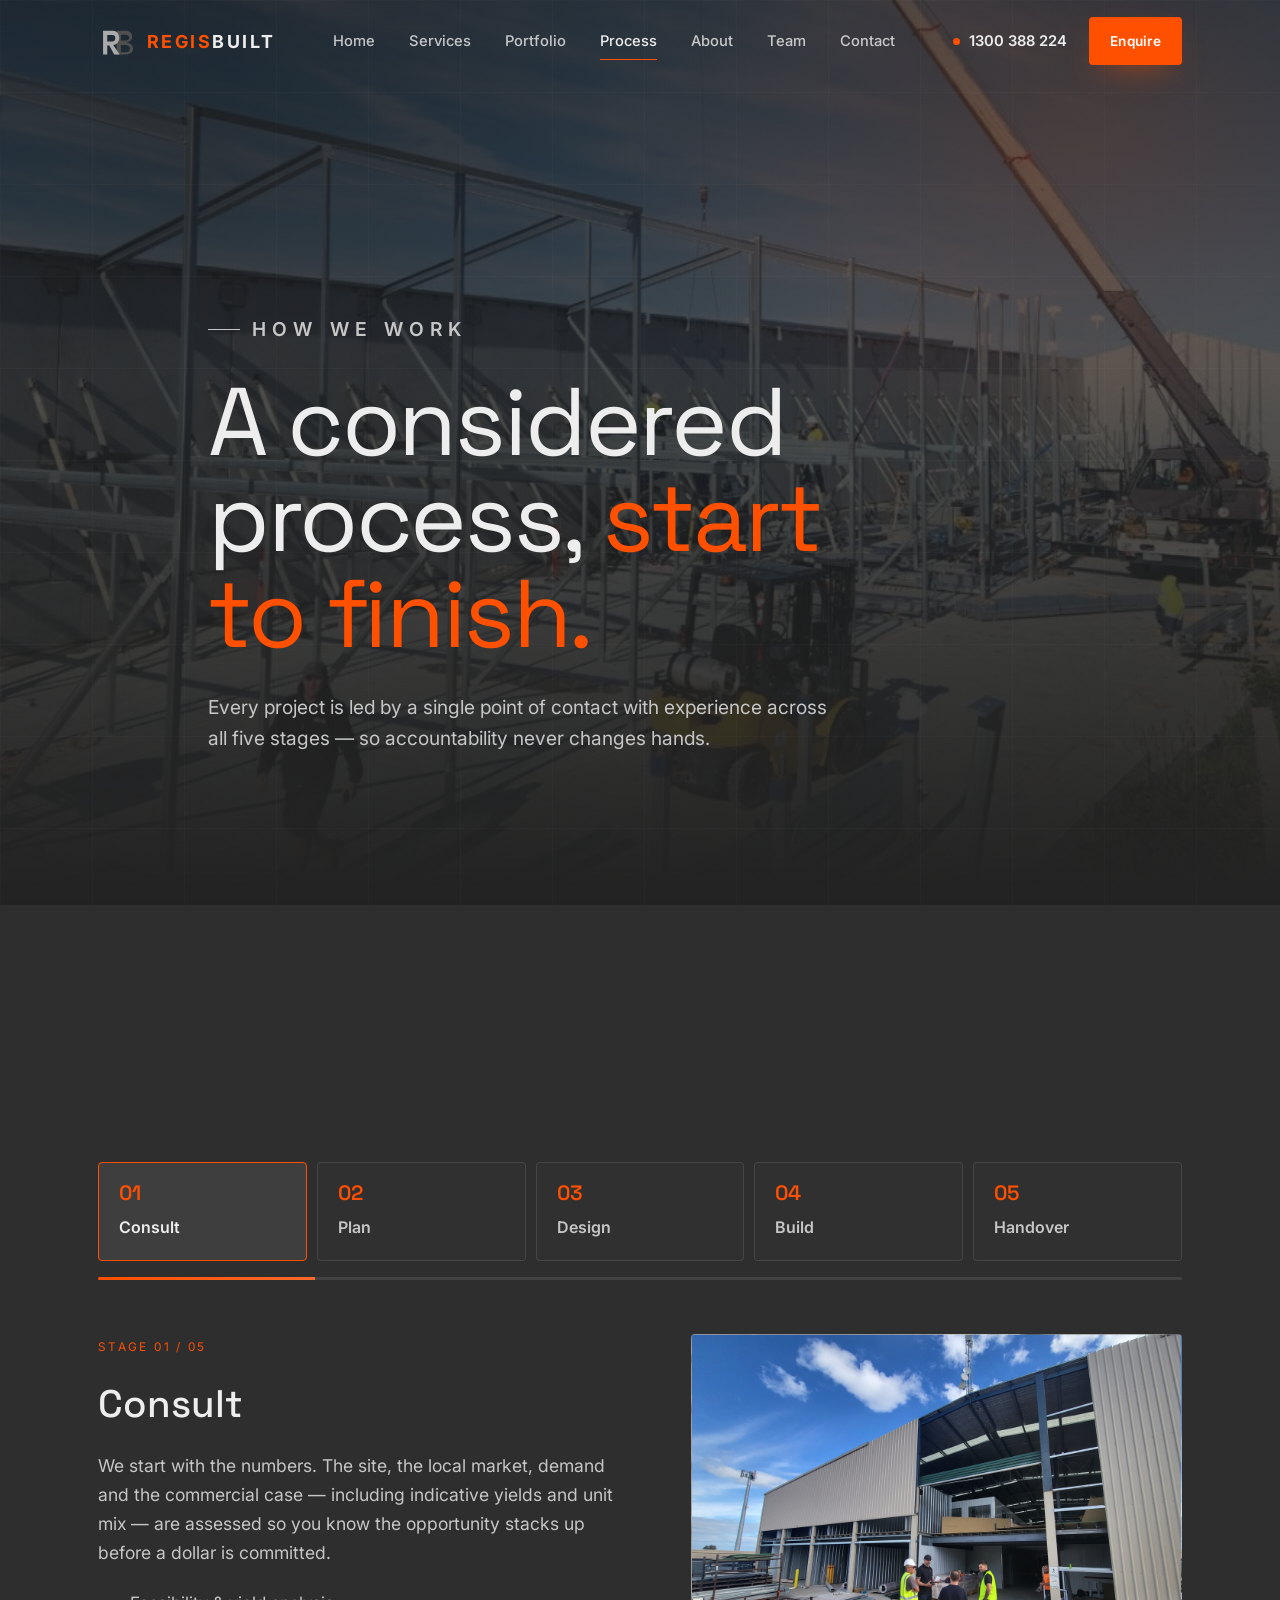
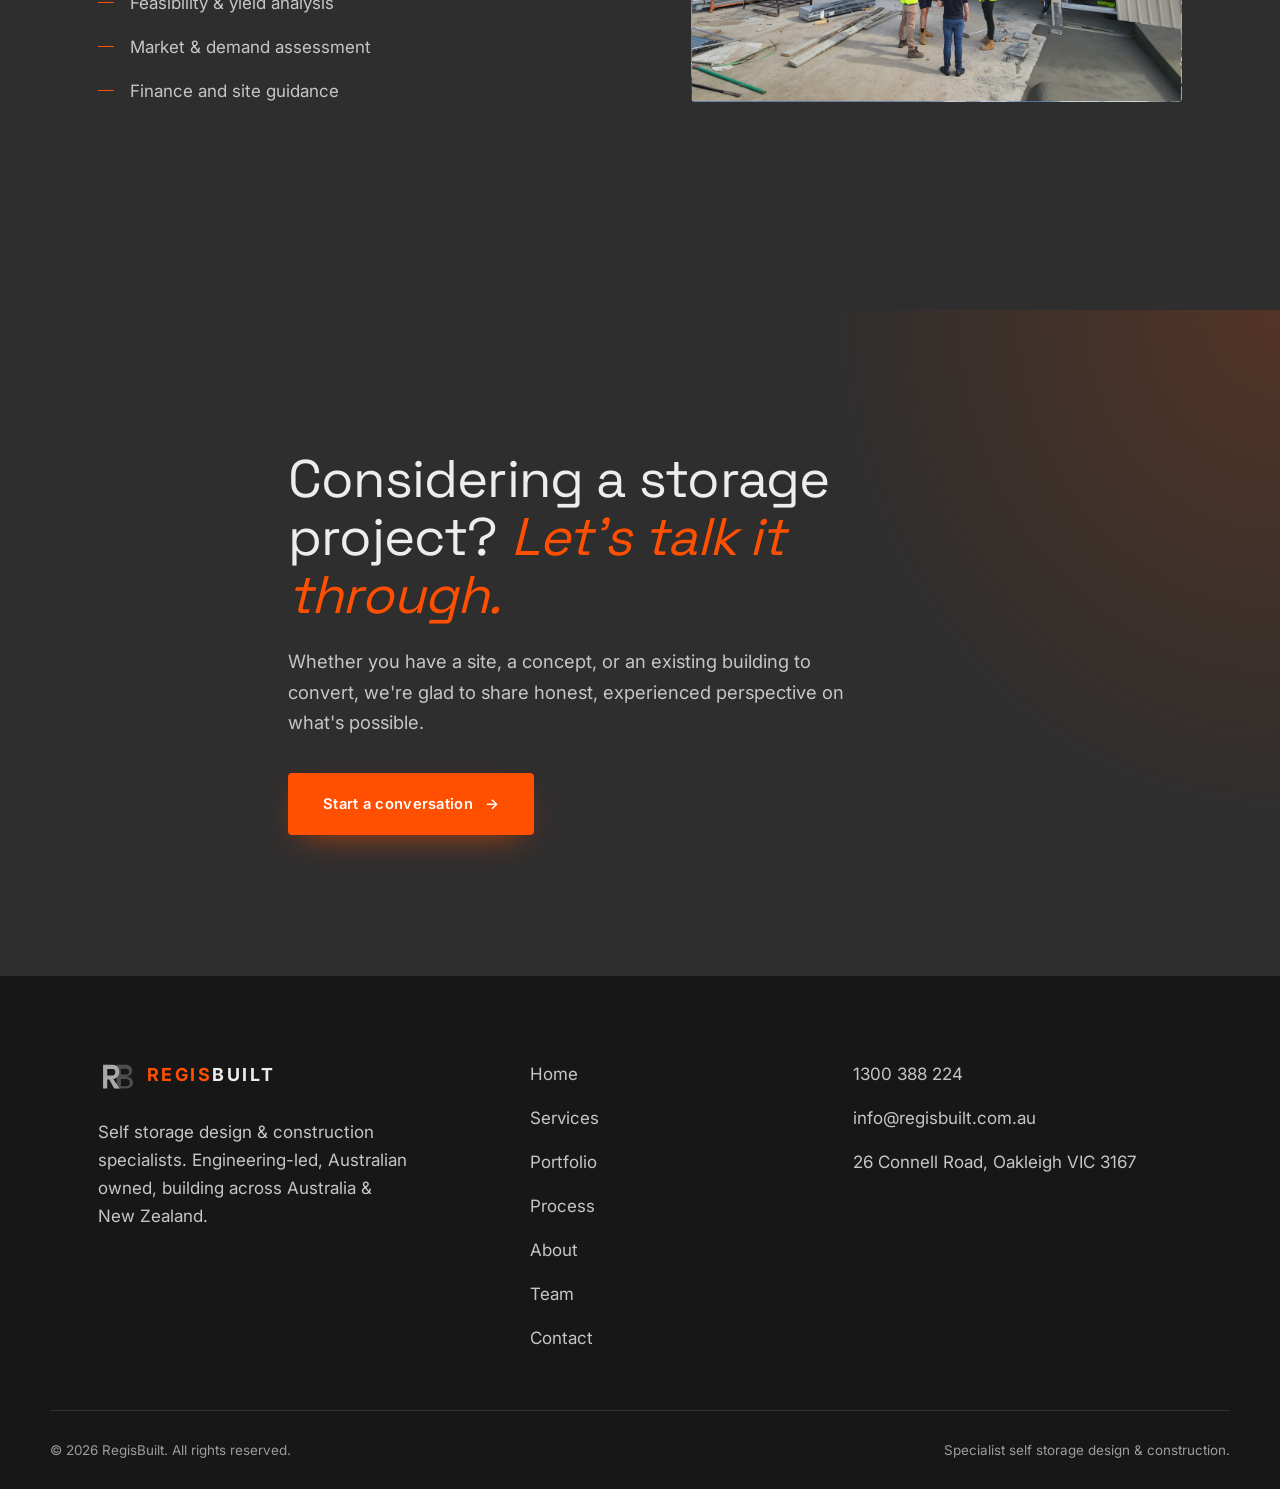
<file: process.html>
<!DOCTYPE html>
<html lang="en-AU">
<head>
  <meta charset="UTF-8" />
  <meta name="viewport" content="width=device-width, initial-scale=1.0" />
  <title>Process &mdash; How RegisBuilt Delivers Storage Projects</title>
  <meta name="description" content="Our five-stage process &mdash; consult, plan, design, build and handover &mdash; led end to end by a single accountable team." />
  <meta name="theme-color" content="#222222" />
  <link rel="canonical" href="https://zachblair-maker.github.io/RegisBuilt/process.html" />
  <meta property="og:type" content="website" />
  <meta property="og:site_name" content="RegisBuilt" />
  <meta property="og:url" content="https://zachblair-maker.github.io/RegisBuilt/process.html" />
  <meta property="og:title" content="Process &mdash; How RegisBuilt Delivers Storage Projects" />
  <meta property="og:description" content="Our five-stage process &mdash; consult, plan, design, build and handover &mdash; led end to end by a single accountable team." />
  <meta property="og:image" content="https://zachblair-maker.github.io/RegisBuilt/assets/img/brand/og-image.svg" />
  <meta name="twitter:card" content="summary_large_image" />
  <link rel="icon" href="data:image/svg+xml,%3Csvg xmlns='http://www.w3.org/2000/svg' viewBox='0 0 64 64'%3E%3Crect width='64' height='64' rx='8' fill='%23222222'/%3E%3Ctext x='32' y='48' font-family='Georgia,serif' font-size='33' font-weight='700' fill='%23FF4F00' text-anchor='middle'%3ERB%3C/text%3E%3C/svg%3E" />
  <link rel="preconnect" href="https://fonts.googleapis.com" />
  <link rel="preconnect" href="https://fonts.gstatic.com" crossorigin />
  <link href="https://fonts.googleapis.com/css2?family=Space+Grotesk:wght@400;500;600;700&family=Inter:wght@400;500;600;700&display=swap" rel="stylesheet" />
  <link rel="stylesheet" href="assets/css/styles.css" />
</head>
<body>
  <a class="skip-link" href="#main">Skip to content</a>

  <header class="site-header" id="header">
    <div class="container header__inner">
      <a class="brand" href="index.html" aria-label="RegisBuilt home">
        <svg class="brand__mark" viewBox="0 0 320 260" aria-hidden="true">
          <g fill-rule="evenodd">
            <path transform="translate(118,14)" d="M44 28H120C156 28 178 48 178 79C178 107 160 124 128 128C162 132 186 152 186 184C186 214 160 232 122 232H44ZM80 62H116C140 62 152 70 152 87C152 104 138 112 116 112H80ZM80 150H120C146 150 158 161 158 184C158 207 144 214 120 214H80Z" fill="#4E4E4E"/>
            <path transform="translate(0,14)" d="M44 28H128C164 28 184 54 184 90C184 122 164 146 132 150L188 232H140L98 156H80V232H44ZM80 64V120H124C142 120 150 108 150 90C150 70 142 64 124 64Z" fill="#A9A9A9"/>
          </g>
        </svg>
        <span class="brand__name"><span class="brand__accent">REGIS</span>BUILT</span>
      </a>
      <nav class="nav" id="nav" aria-label="Primary">
        <a href="index.html">Home</a>
        <a href="services.html">Services</a>
        <a href="portfolio.html">Portfolio</a>
        <a href="process.html" class="is-active">Process</a>
        <a href="about.html">About</a>
        <a href="team.html">Team</a>
        <a href="contact.html">Contact</a>
      </nav>
      <div class="header__actions">
        <a class="phone-link" href="tel:1300388224"><span class="phone-link__dot"></span>1300 388 224</a>
        <a class="btn btn--primary btn--sm" href="contact.html">Enquire</a>
      </div>
      <button class="nav-toggle" id="navToggle" aria-label="Open menu" aria-expanded="false" aria-controls="nav">
        <span></span><span></span><span></span>
      </button>
    </div>
  </header>

  <main id="main">
    <section class="page-hero">
      <div class="hero__bg" aria-hidden="true">
        <div class="page-hero__media" style="background-image:url('assets/img/projects/gallery-3.jpg')"></div>
        <div class="page-hero__scrim"></div>
        <div class="hero__grid"></div>
        <div class="hero__mesh"></div>
        <div class="hero__watermark"></div>
      </div>
      <div class="container page-hero__inner">
        <p class="eyebrow">How we work</p>
        <h1>A considered process, <em>start to finish.</em></h1>
        <p>Every project is led by a single point of contact with experience across all five stages &mdash; so accountability never changes hands.</p>
      </div>
    </section>

    <section class="section section--tint process">
      <div class="container">
        <div class="proc reveal" data-reveal>
          <ol class="proc__tabs" role="tablist" aria-label="Our five-stage process">
            <li role="presentation"><button class="proc__tab is-active" id="ptab0" role="tab" aria-selected="true" aria-controls="ppanel0"><span class="proc__num">01</span><span class="proc__label">Consult</span></button></li>
            <li role="presentation"><button class="proc__tab" id="ptab1" role="tab" aria-selected="false" aria-controls="ppanel1" tabindex="-1"><span class="proc__num">02</span><span class="proc__label">Plan</span></button></li>
            <li role="presentation"><button class="proc__tab" id="ptab2" role="tab" aria-selected="false" aria-controls="ppanel2" tabindex="-1"><span class="proc__num">03</span><span class="proc__label">Design</span></button></li>
            <li role="presentation"><button class="proc__tab" id="ptab3" role="tab" aria-selected="false" aria-controls="ppanel3" tabindex="-1"><span class="proc__num">04</span><span class="proc__label">Build</span></button></li>
            <li role="presentation"><button class="proc__tab" id="ptab4" role="tab" aria-selected="false" aria-controls="ppanel4" tabindex="-1"><span class="proc__num">05</span><span class="proc__label">Handover</span></button></li>
          </ol>
          <div class="proc__rail" aria-hidden="true"><i></i></div>

          <div class="proc__panels">
            <div class="proc__panel is-active" id="ppanel0" role="tabpanel" aria-labelledby="ptab0" tabindex="0">
              <div class="proc__panel-body">
                <span class="proc__panel-step">Stage 01 / 05</span>
                <h3>Consult</h3>
                <p>We start with the numbers. The site, the local market, demand and the commercial case &mdash; including indicative yields and unit mix &mdash; are assessed so you know the opportunity stacks up before a dollar is committed.</p>
                <ul class="ticks"><li>Feasibility &amp; yield analysis</li><li>Market &amp; demand assessment</li><li>Finance and site guidance</li></ul>
              </div>
              <div class="proc__panel-media" style="background-image:url('assets/img/projects/about-team.jpg')"></div>
            </div>
            <div class="proc__panel" id="ppanel1" role="tabpanel" aria-labelledby="ptab1" tabindex="0" hidden>
              <div class="proc__panel-body">
                <span class="proc__panel-step">Stage 02 / 05</span>
                <h3>Plan</h3>
                <p>Town planning, permits and authority approvals &mdash; coordinated and tracked in-house. We manage the statutory pathway end to end to protect your program and keep momentum from day one.</p>
                <ul class="ticks"><li>Town planning &amp; permits</li><li>Authority coordination</li><li>Program &amp; risk tracking</li></ul>
              </div>
              <div class="proc__panel-media" style="background-image:url('assets/img/projects/storhub-north-lakes.jpg')"></div>
            </div>
            <div class="proc__panel" id="ppanel2" role="tabpanel" aria-labelledby="ptab2" tabindex="0" hidden>
              <div class="proc__panel-body">
                <span class="proc__panel-step">Stage 03 / 05</span>
                <h3>Design</h3>
                <p>Layouts engineered to maximise rentable area and optimise unit mix, with structure, access and security designed around how the facility will actually operate &mdash; and how it will be built.</p>
                <ul class="ticks"><li>Rentable-area optimisation</li><li>Unit-mix &amp; access design</li><li>Engineered to build</li></ul>
              </div>
              <div class="proc__panel-media" style="background-image:url('assets/img/projects/gallery-2.jpg')"></div>
            </div>
            <div class="proc__panel" id="ppanel3" role="tabpanel" aria-labelledby="ptab3" tabindex="0" hidden>
              <div class="proc__panel-body">
                <span class="proc__panel-step">Stage 04 / 05</span>
                <h3>Build</h3>
                <p>Construction managed tightly to program and budget by a single accountable team, with quality control at every stage and one point of contact who has been across the project since the first conversation.</p>
                <ul class="ticks"><li>Single accountable team</li><li>Program &amp; budget control</li><li>Quality control at every stage</li></ul>
              </div>
              <div class="proc__panel-media" style="background-image:url('assets/img/projects/gallery-3.jpg')"></div>
            </div>
            <div class="proc__panel" id="ppanel4" role="tabpanel" aria-labelledby="ptab4" tabindex="0" hidden>
              <div class="proc__panel-body">
                <span class="proc__panel-step">Stage 05 / 05</span>
                <h3>Handover</h3>
                <p>A finished, fitted-out facility delivered ready to trade &mdash; commissioned, compliant and operating &mdash; with the support to back it long after the keys change hands.</p>
                <ul class="ticks"><li>Commissioned &amp; compliant</li><li>Fitted out, ready to trade</li><li>Ongoing support</li></ul>
              </div>
              <div class="proc__panel-media" style="background-image:url('assets/img/projects/gallery-1.jpg')"></div>
            </div>
          </div>
        </div>
      </div>
    </section>

    <section class="cta-band">
      <div class="container cta-band__inner reveal" data-reveal>
        <h2>Considering a storage project? <em>Let's talk it through.</em></h2>
        <p>Whether you have a site, a concept, or an existing building to convert, we're glad to share honest, experienced perspective on what's possible.</p>
        <a class="btn btn--primary btn--lg" href="contact.html">Start a conversation<span class="btn__arrow">&rarr;</span></a>
      </div>
    </section>

  </main>

  <footer class="site-footer">
    <div class="container footer__inner">
      <div class="footer__brand">
        <a class="brand" href="index.html" aria-label="RegisBuilt home">
          <svg class="brand__mark" viewBox="0 0 320 260" aria-hidden="true">
          <g fill-rule="evenodd">
            <path transform="translate(118,14)" d="M44 28H120C156 28 178 48 178 79C178 107 160 124 128 128C162 132 186 152 186 184C186 214 160 232 122 232H44ZM80 62H116C140 62 152 70 152 87C152 104 138 112 116 112H80ZM80 150H120C146 150 158 161 158 184C158 207 144 214 120 214H80Z" fill="#4E4E4E"/>
            <path transform="translate(0,14)" d="M44 28H128C164 28 184 54 184 90C184 122 164 146 132 150L188 232H140L98 156H80V232H44ZM80 64V120H124C142 120 150 108 150 90C150 70 142 64 124 64Z" fill="#A9A9A9"/>
          </g>
        </svg>
          <span class="brand__name"><span class="brand__accent">REGIS</span>BUILT</span>
        </a>
        <p class="footer__tag">Self storage design &amp; construction specialists. Engineering-led, Australian owned, building across Australia &amp; New Zealand.</p>
      </div>
      <nav class="footer__nav" aria-label="Footer">
        <a href="index.html">Home</a>
        <a href="services.html">Services</a>
        <a href="portfolio.html">Portfolio</a>
        <a href="process.html">Process</a>
        <a href="about.html">About</a>
        <a href="team.html">Team</a>
        <a href="contact.html">Contact</a>
      </nav>
      <div class="footer__contact">
        <a href="tel:1300388224">1300 388 224</a>
        <a href="mailto:info@regisbuilt.com.au">info@regisbuilt.com.au</a>
        <span>26 Connell Road, Oakleigh VIC 3167</span>
      </div>
    </div>
    <div class="container footer__bar">
      <span>&copy; <span id="year">2026</span> RegisBuilt. All rights reserved.</span>
      <span>Specialist self storage design &amp; construction.</span>
    </div>
  </footer>

  <script src="assets/js/main.js" defer></script>
</body>
</html>
</file>
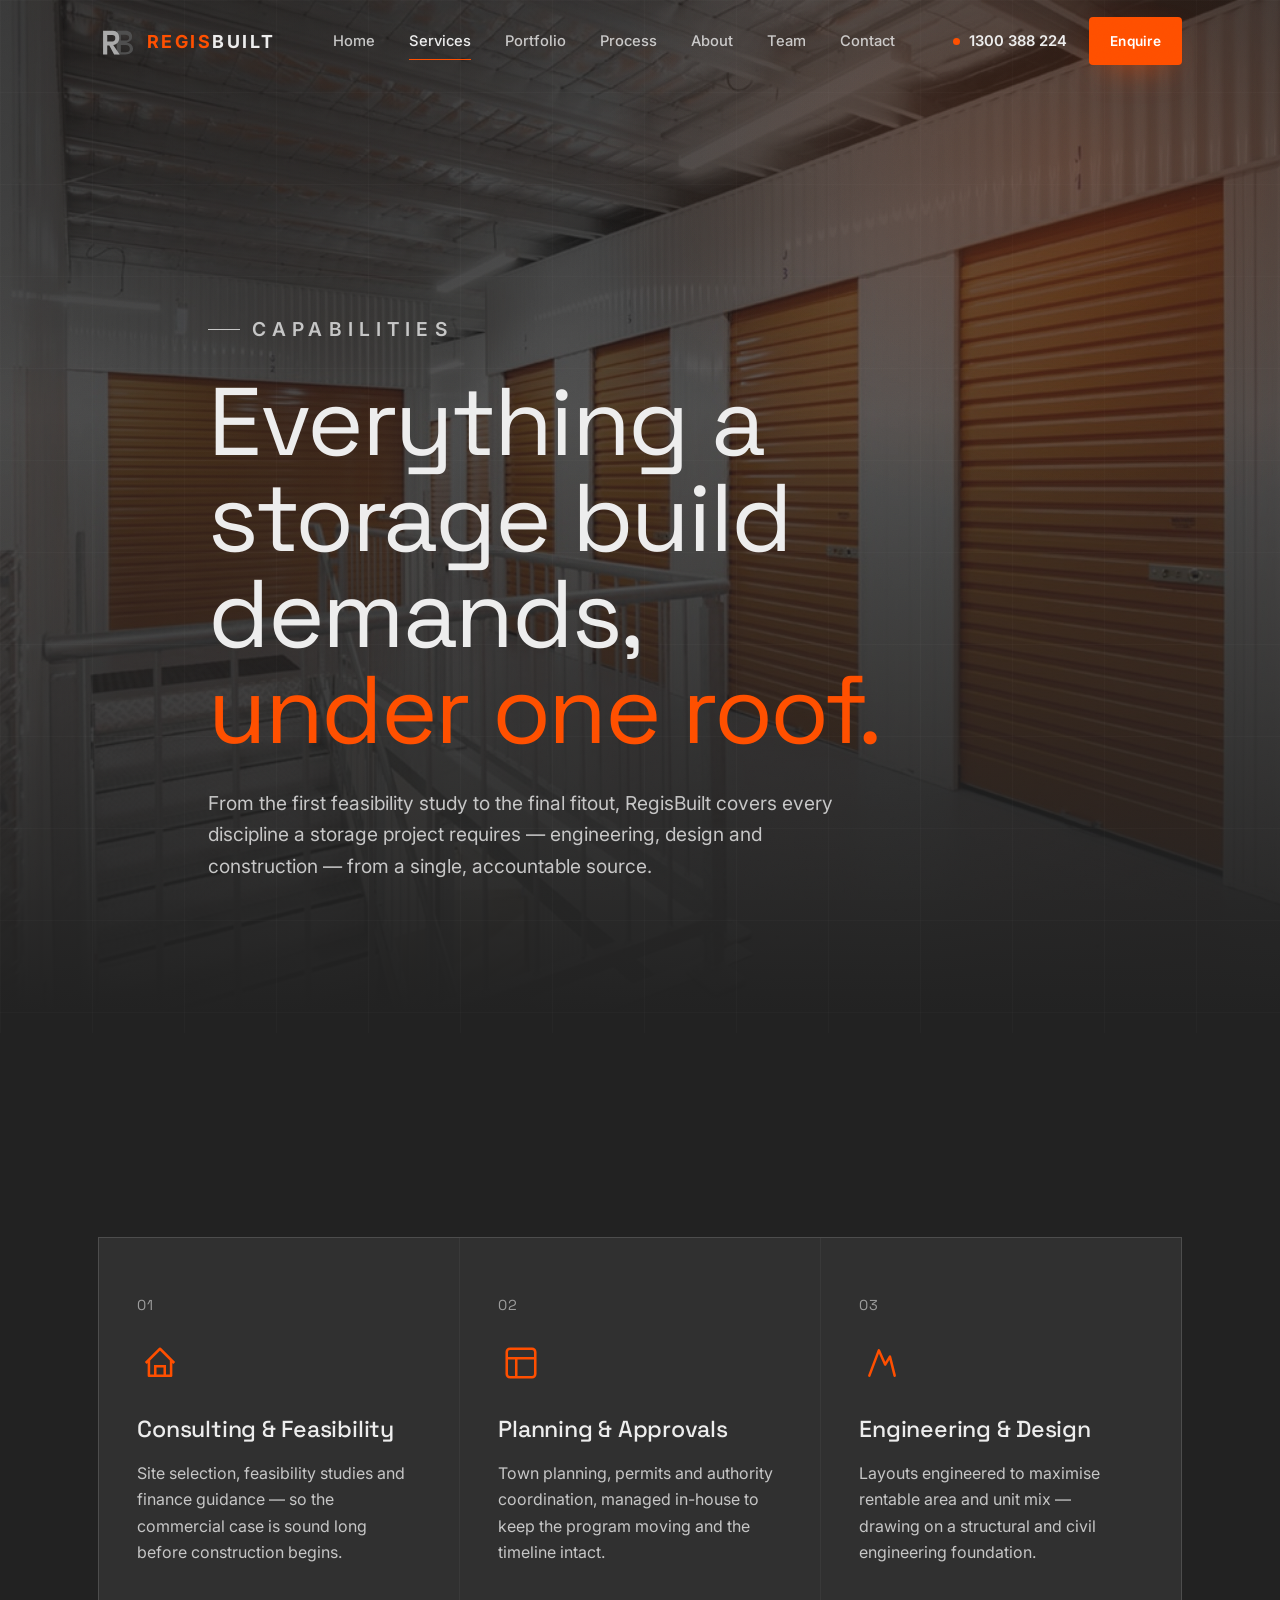
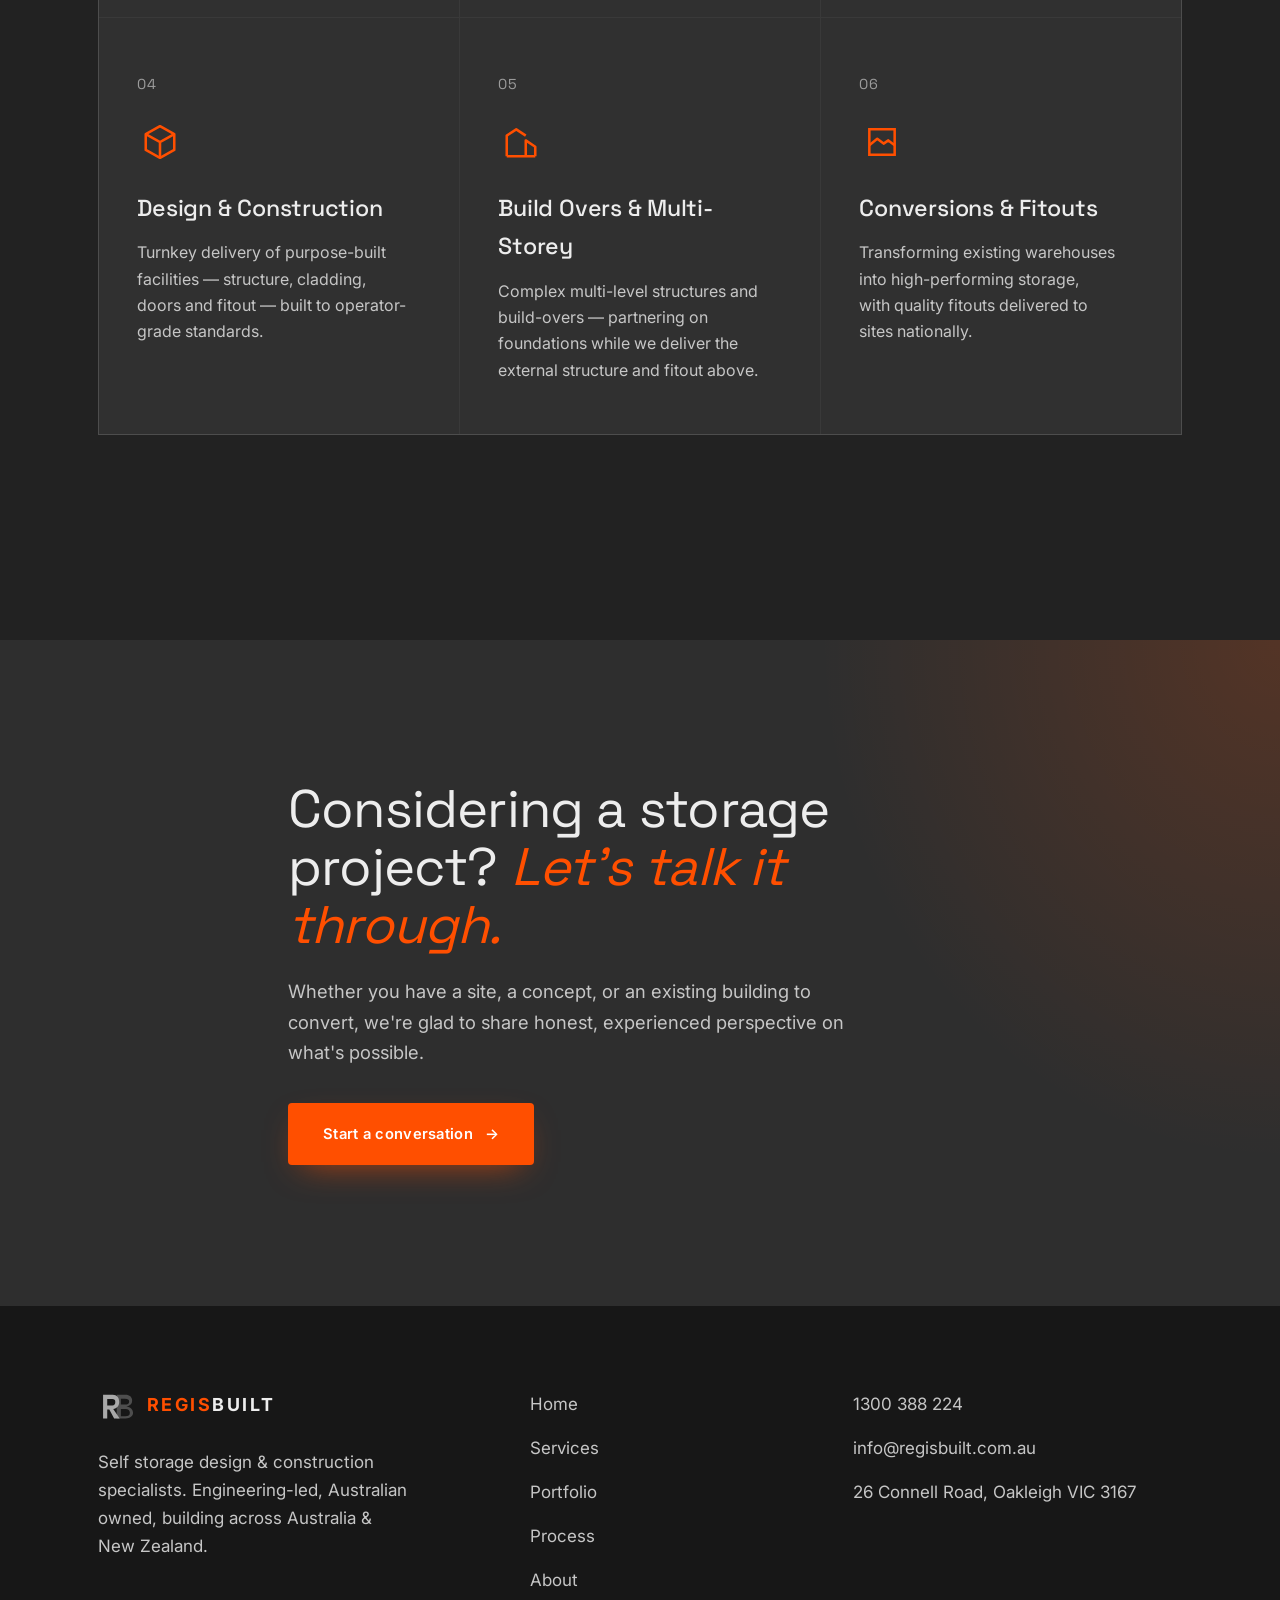
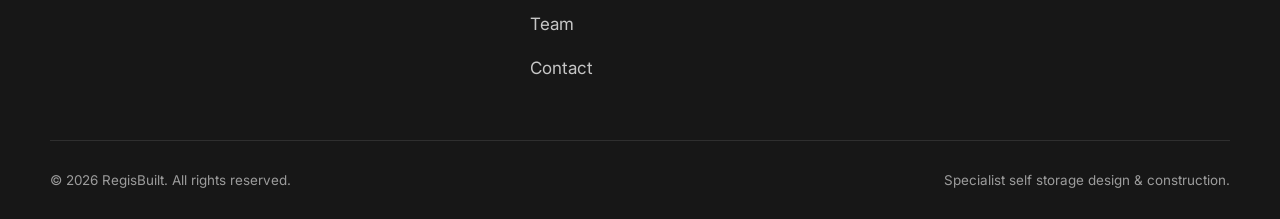
<file: services.html>
<!DOCTYPE html>
<html lang="en-AU">
<head>
  <meta charset="UTF-8" />
  <meta name="viewport" content="width=device-width, initial-scale=1.0" />
  <title>Services &mdash; RegisBuilt Self Storage Design &amp; Construction</title>
  <meta name="description" content="Consulting, planning, engineering, design and construction, multi-storey build-overs and warehouse conversions &mdash; every discipline a self storage project needs." />
  <meta name="theme-color" content="#222222" />
  <link rel="canonical" href="https://zachblair-maker.github.io/RegisBuilt/services.html" />
  <meta property="og:type" content="website" />
  <meta property="og:site_name" content="RegisBuilt" />
  <meta property="og:url" content="https://zachblair-maker.github.io/RegisBuilt/services.html" />
  <meta property="og:title" content="Services &mdash; RegisBuilt Self Storage Design &amp; Construction" />
  <meta property="og:description" content="Consulting, planning, engineering, design and construction, multi-storey build-overs and warehouse conversions &mdash; every discipline a self storage project needs." />
  <meta property="og:image" content="https://zachblair-maker.github.io/RegisBuilt/assets/img/brand/og-image.svg" />
  <meta name="twitter:card" content="summary_large_image" />
  <link rel="icon" href="data:image/svg+xml,%3Csvg xmlns='http://www.w3.org/2000/svg' viewBox='0 0 64 64'%3E%3Crect width='64' height='64' rx='8' fill='%23222222'/%3E%3Ctext x='32' y='48' font-family='Georgia,serif' font-size='33' font-weight='700' fill='%23FF4F00' text-anchor='middle'%3ERB%3C/text%3E%3C/svg%3E" />
  <link rel="preconnect" href="https://fonts.googleapis.com" />
  <link rel="preconnect" href="https://fonts.gstatic.com" crossorigin />
  <link href="https://fonts.googleapis.com/css2?family=Space+Grotesk:wght@400;500;600;700&family=Inter:wght@400;500;600;700&display=swap" rel="stylesheet" />
  <link rel="stylesheet" href="assets/css/styles.css" />
</head>
<body>
  <a class="skip-link" href="#main">Skip to content</a>

  <header class="site-header" id="header">
    <div class="container header__inner">
      <a class="brand" href="index.html" aria-label="RegisBuilt home">
        <svg class="brand__mark" viewBox="0 0 320 260" aria-hidden="true">
          <g fill-rule="evenodd">
            <path transform="translate(118,14)" d="M44 28H120C156 28 178 48 178 79C178 107 160 124 128 128C162 132 186 152 186 184C186 214 160 232 122 232H44ZM80 62H116C140 62 152 70 152 87C152 104 138 112 116 112H80ZM80 150H120C146 150 158 161 158 184C158 207 144 214 120 214H80Z" fill="#4E4E4E"/>
            <path transform="translate(0,14)" d="M44 28H128C164 28 184 54 184 90C184 122 164 146 132 150L188 232H140L98 156H80V232H44ZM80 64V120H124C142 120 150 108 150 90C150 70 142 64 124 64Z" fill="#A9A9A9"/>
          </g>
        </svg>
        <span class="brand__name"><span class="brand__accent">REGIS</span>BUILT</span>
      </a>
      <nav class="nav" id="nav" aria-label="Primary">
        <a href="index.html">Home</a>
        <a href="services.html" class="is-active">Services</a>
        <a href="portfolio.html">Portfolio</a>
        <a href="process.html">Process</a>
        <a href="about.html">About</a>
        <a href="team.html">Team</a>
        <a href="contact.html">Contact</a>
      </nav>
      <div class="header__actions">
        <a class="phone-link" href="tel:1300388224"><span class="phone-link__dot"></span>1300 388 224</a>
        <a class="btn btn--primary btn--sm" href="contact.html">Enquire</a>
      </div>
      <button class="nav-toggle" id="navToggle" aria-label="Open menu" aria-expanded="false" aria-controls="nav">
        <span></span><span></span><span></span>
      </button>
    </div>
  </header>

  <main id="main">
    <section class="page-hero">
      <div class="hero__bg" aria-hidden="true">
        <div class="page-hero__media" style="background-image:url('assets/img/projects/gallery-2.jpg')"></div>
        <div class="page-hero__scrim"></div>
        <div class="hero__grid"></div>
        <div class="hero__mesh"></div>
        <div class="hero__watermark"></div>
      </div>
      <div class="container page-hero__inner">
        <p class="eyebrow">Capabilities</p>
        <h1>Everything a storage build demands, <em>under one roof.</em></h1>
        <p>From the first feasibility study to the final fitout, RegisBuilt covers every discipline a storage project requires &mdash; engineering, design and construction &mdash; from a single, accountable source.</p>
      </div>
    </section>

    <section class="section services">
      <div class="container">
        <div class="cards">
          <article class="card reveal" data-reveal>
            <span class="card__num">01</span>
            <div class="card__icon">
              <svg viewBox="0 0 24 24" fill="none"><path d="M3 12l9-9 9 9M5 10v10h14V10" stroke="currentColor" stroke-width="1.6" stroke-linejoin="round"/><path d="M9 20v-6h6v6" stroke="currentColor" stroke-width="1.6"/></svg>
            </div>
            <h3>Consulting &amp; Feasibility</h3>
            <p>Site selection, feasibility studies and finance guidance &mdash; so the commercial case is sound long before construction begins.</p>
          </article>

          <article class="card reveal" data-reveal>
            <span class="card__num">02</span>
            <div class="card__icon">
              <svg viewBox="0 0 24 24" fill="none"><rect x="3" y="3" width="18" height="18" rx="2" stroke="currentColor" stroke-width="1.6"/><path d="M3 9h18M9 9v12" stroke="currentColor" stroke-width="1.6"/></svg>
            </div>
            <h3>Planning &amp; Approvals</h3>
            <p>Town planning, permits and authority coordination, managed in-house to keep the program moving and the timeline intact.</p>
          </article>

          <article class="card reveal" data-reveal>
            <span class="card__num">03</span>
            <div class="card__icon">
              <svg viewBox="0 0 24 24" fill="none"><path d="M4 20l6-16 4 9 3-5 3 12" stroke="currentColor" stroke-width="1.6" stroke-linejoin="round" stroke-linecap="round"/></svg>
            </div>
            <h3>Engineering &amp; Design</h3>
            <p>Layouts engineered to maximise rentable area and unit mix &mdash; drawing on a structural and civil engineering foundation.</p>
          </article>

          <article class="card reveal" data-reveal>
            <span class="card__num">04</span>
            <div class="card__icon">
              <svg viewBox="0 0 24 24" fill="none"><path d="M12 2l9 5v10l-9 5-9-5V7l9-5z" stroke="currentColor" stroke-width="1.6" stroke-linejoin="round"/><path d="M3 7l9 5 9-5M12 12v10" stroke="currentColor" stroke-width="1.6"/></svg>
            </div>
            <h3>Design &amp; Construction</h3>
            <p>Turnkey delivery of purpose-built facilities &mdash; structure, cladding, doors and fitout &mdash; built to operator-grade standards.</p>
          </article>

          <article class="card reveal" data-reveal>
            <span class="card__num">05</span>
            <div class="card__icon">
              <svg viewBox="0 0 24 24" fill="none"><path d="M3 21V8l6-4 6 4M15 21V11l6 4v6" stroke="currentColor" stroke-width="1.6" stroke-linejoin="round"/><path d="M3 21h18" stroke="currentColor" stroke-width="1.6"/></svg>
            </div>
            <h3>Build Overs &amp; Multi-Storey</h3>
            <p>Complex multi-level structures and build-overs &mdash; partnering on foundations while we deliver the external structure and fitout above.</p>
          </article>

          <article class="card reveal" data-reveal>
            <span class="card__num">06</span>
            <div class="card__icon">
              <svg viewBox="0 0 24 24" fill="none"><path d="M4 4h16v16H4z" stroke="currentColor" stroke-width="1.6"/><path d="M4 14l5-4 4 3 3-2 4 3" stroke="currentColor" stroke-width="1.6" stroke-linejoin="round"/></svg>
            </div>
            <h3>Conversions &amp; Fitouts</h3>
            <p>Transforming existing warehouses into high-performing storage, with quality fitouts delivered to sites nationally.</p>
          </article>
        </div>
      </div>
    </section>

    <section class="cta-band">
      <div class="container cta-band__inner reveal" data-reveal>
        <h2>Considering a storage project? <em>Let's talk it through.</em></h2>
        <p>Whether you have a site, a concept, or an existing building to convert, we're glad to share honest, experienced perspective on what's possible.</p>
        <a class="btn btn--primary btn--lg" href="contact.html">Start a conversation<span class="btn__arrow">&rarr;</span></a>
      </div>
    </section>

  </main>

  <footer class="site-footer">
    <div class="container footer__inner">
      <div class="footer__brand">
        <a class="brand" href="index.html" aria-label="RegisBuilt home">
          <svg class="brand__mark" viewBox="0 0 320 260" aria-hidden="true">
          <g fill-rule="evenodd">
            <path transform="translate(118,14)" d="M44 28H120C156 28 178 48 178 79C178 107 160 124 128 128C162 132 186 152 186 184C186 214 160 232 122 232H44ZM80 62H116C140 62 152 70 152 87C152 104 138 112 116 112H80ZM80 150H120C146 150 158 161 158 184C158 207 144 214 120 214H80Z" fill="#4E4E4E"/>
            <path transform="translate(0,14)" d="M44 28H128C164 28 184 54 184 90C184 122 164 146 132 150L188 232H140L98 156H80V232H44ZM80 64V120H124C142 120 150 108 150 90C150 70 142 64 124 64Z" fill="#A9A9A9"/>
          </g>
        </svg>
          <span class="brand__name"><span class="brand__accent">REGIS</span>BUILT</span>
        </a>
        <p class="footer__tag">Self storage design &amp; construction specialists. Engineering-led, Australian owned, building across Australia &amp; New Zealand.</p>
      </div>
      <nav class="footer__nav" aria-label="Footer">
        <a href="index.html">Home</a>
        <a href="services.html">Services</a>
        <a href="portfolio.html">Portfolio</a>
        <a href="process.html">Process</a>
        <a href="about.html">About</a>
        <a href="team.html">Team</a>
        <a href="contact.html">Contact</a>
      </nav>
      <div class="footer__contact">
        <a href="tel:1300388224">1300 388 224</a>
        <a href="mailto:info@regisbuilt.com.au">info@regisbuilt.com.au</a>
        <span>26 Connell Road, Oakleigh VIC 3167</span>
      </div>
    </div>
    <div class="container footer__bar">
      <span>&copy; <span id="year">2026</span> RegisBuilt. All rights reserved.</span>
      <span>Specialist self storage design &amp; construction.</span>
    </div>
  </footer>

  <script src="assets/js/main.js" defer></script>
</body>
</html>
</file>
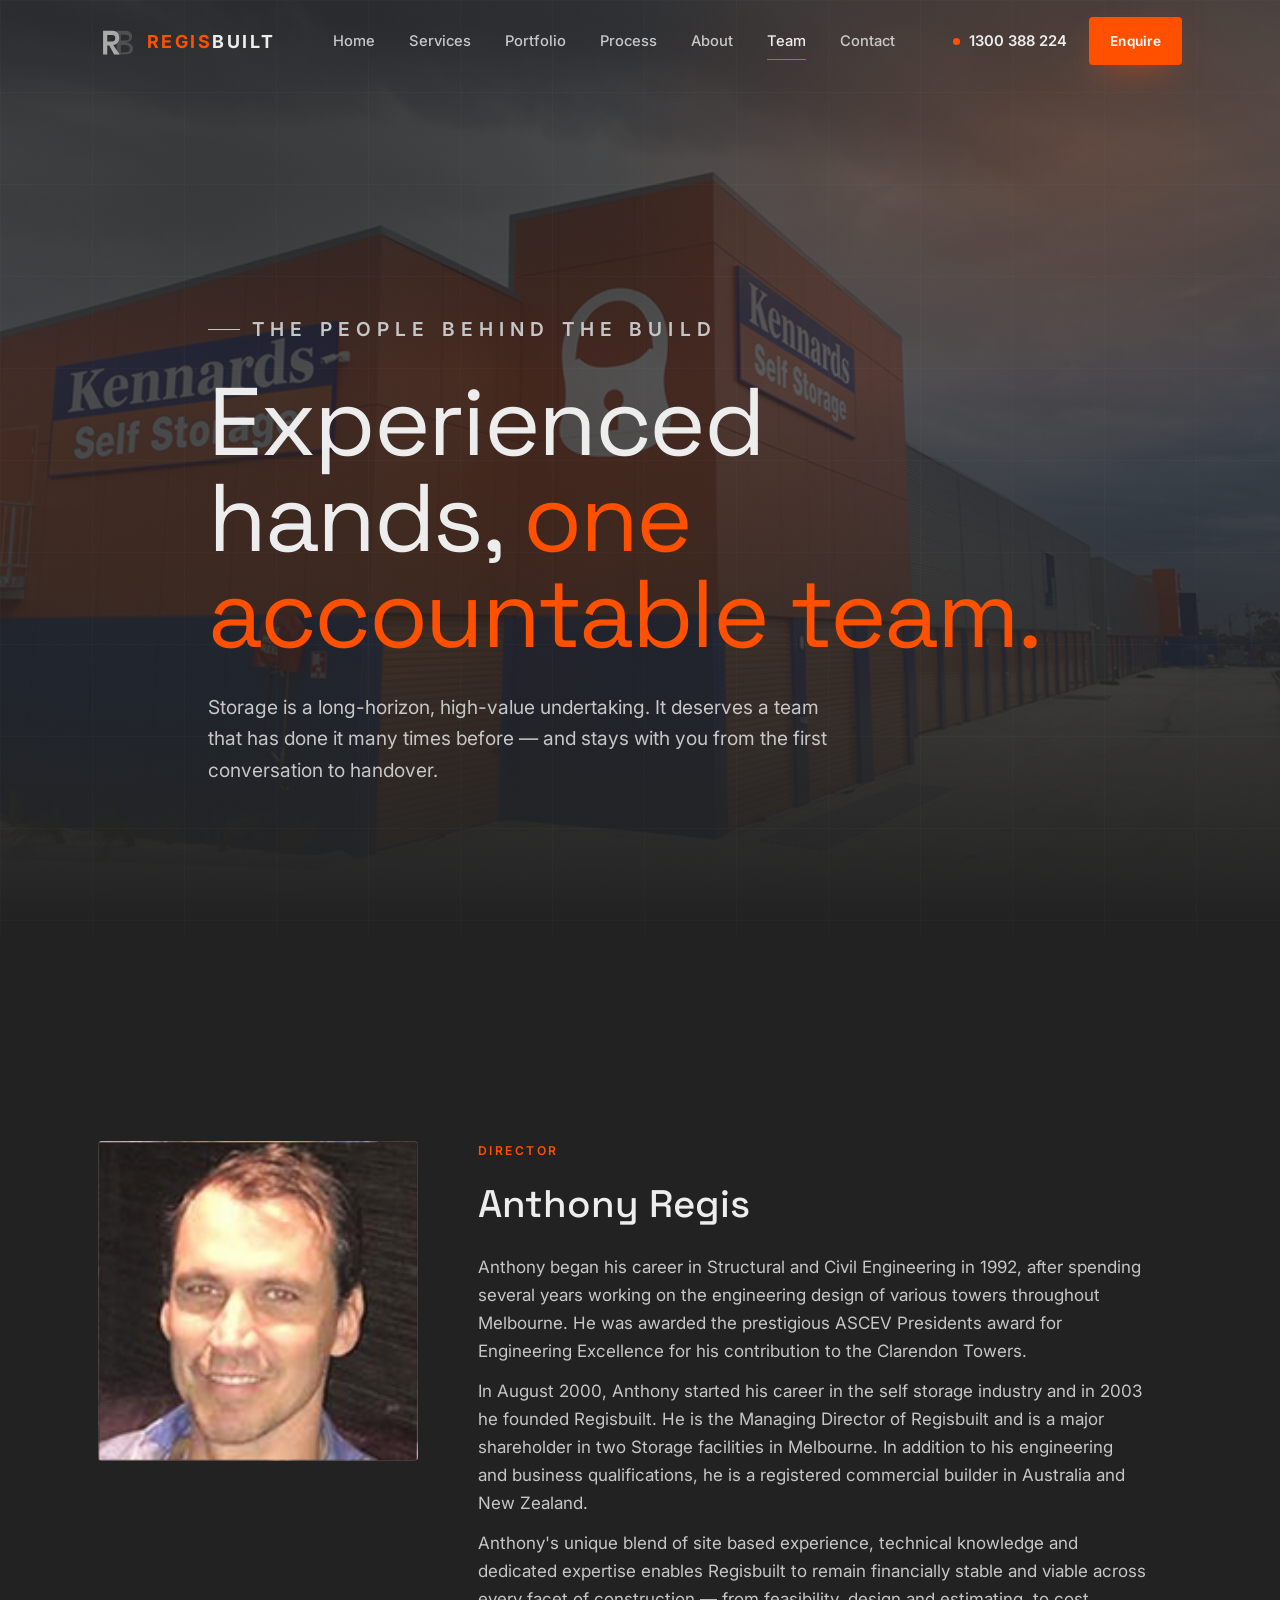
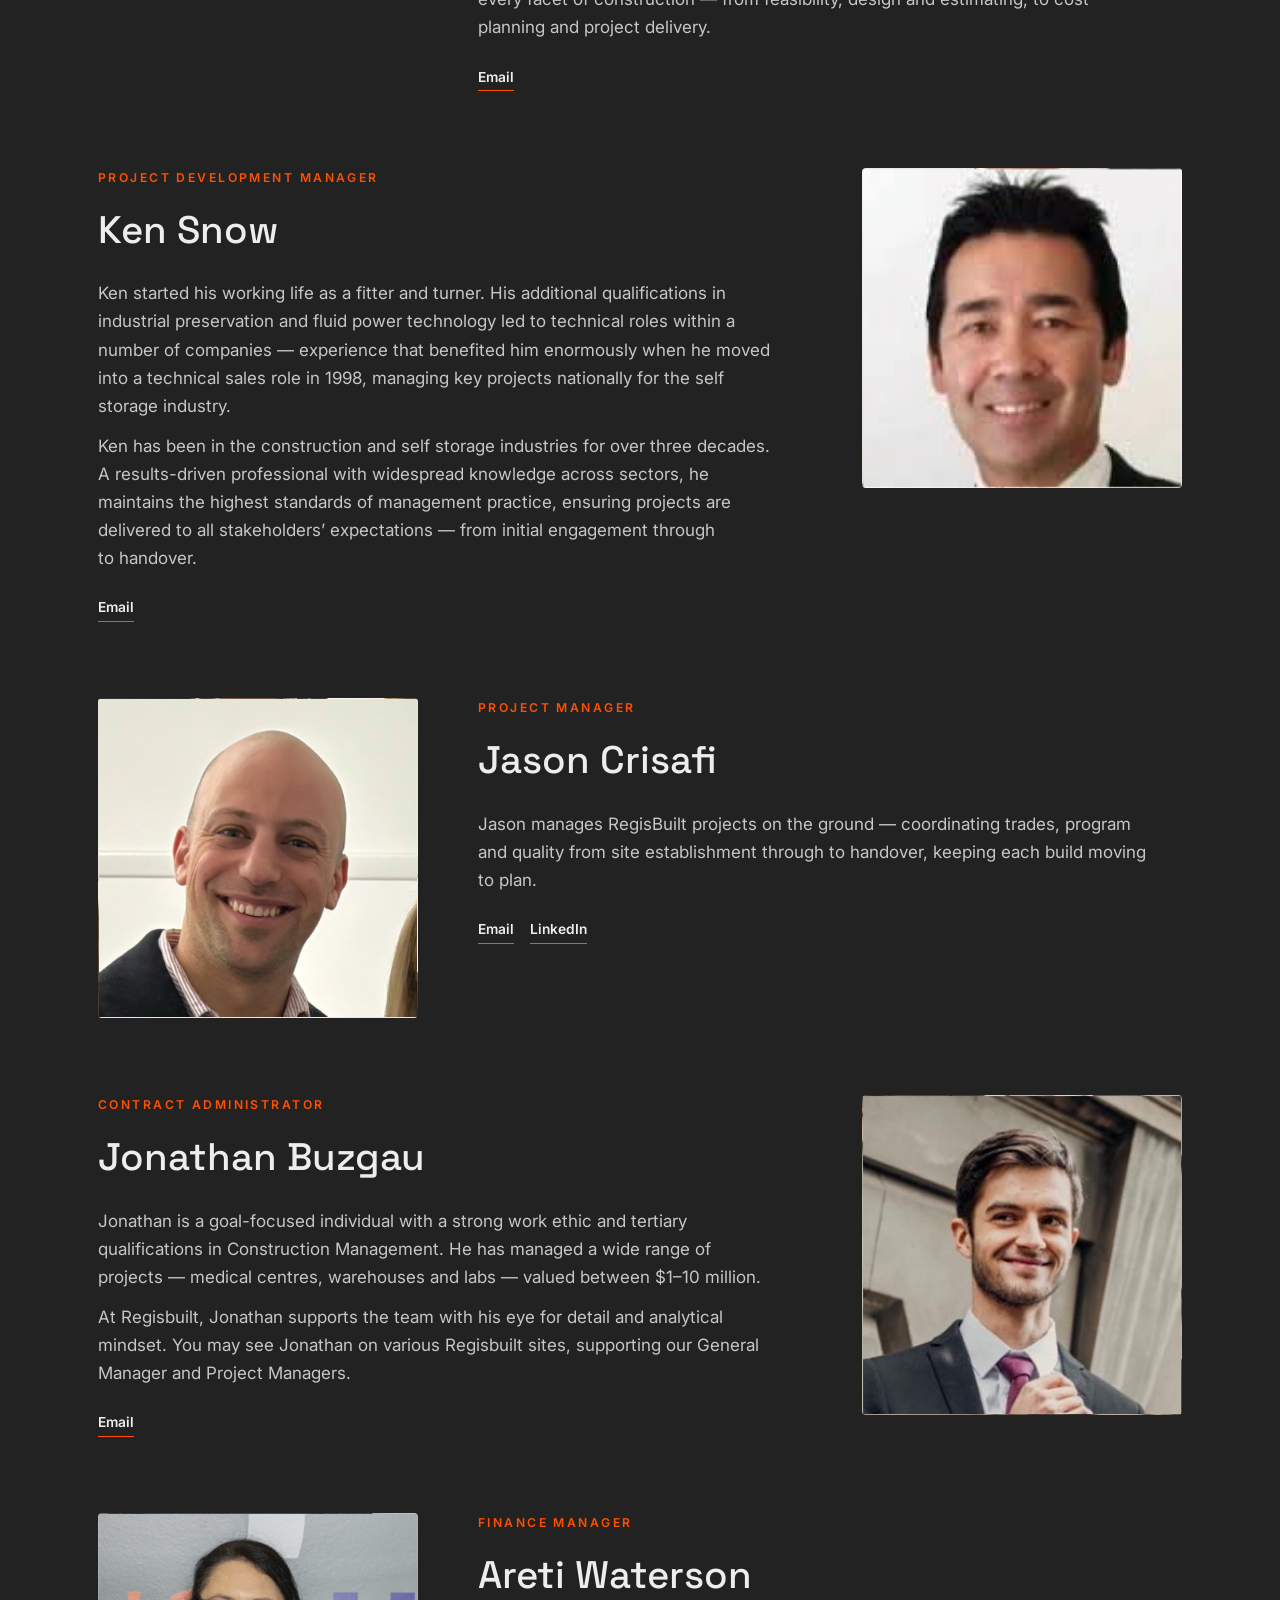
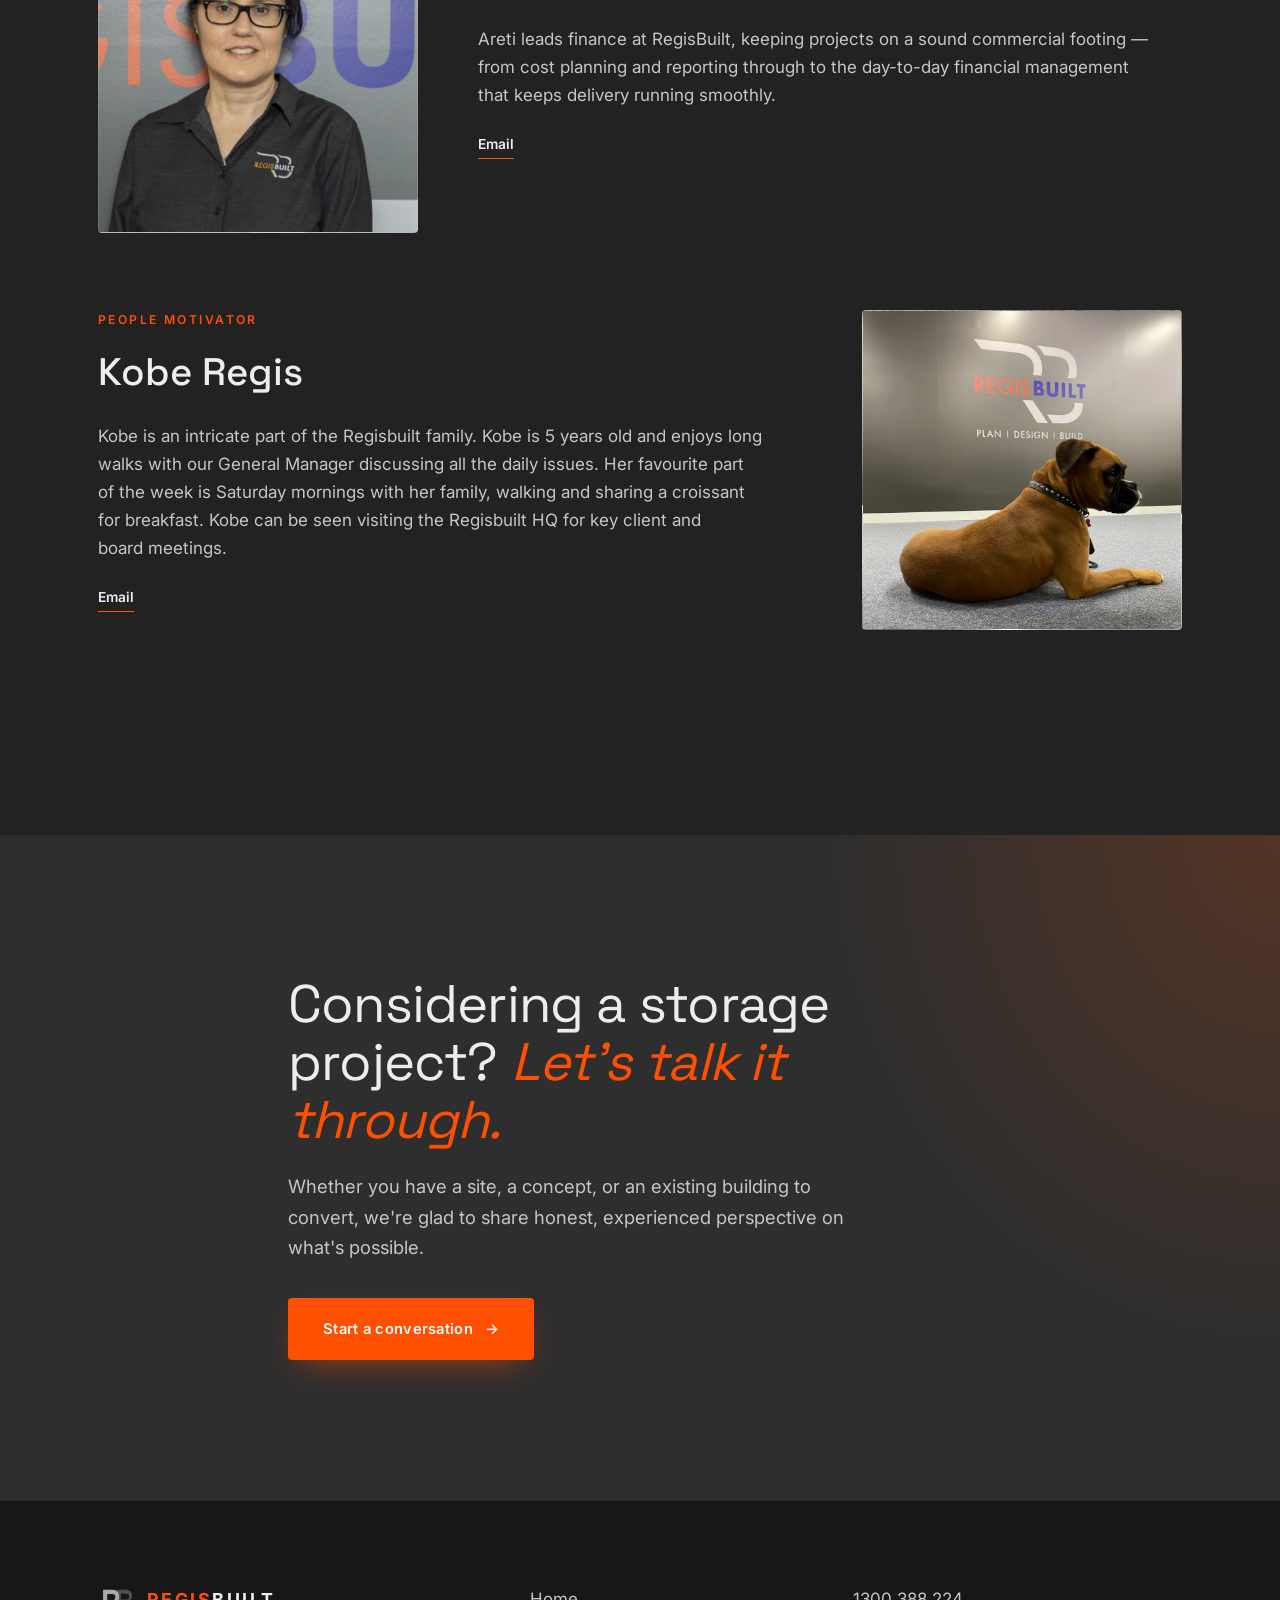
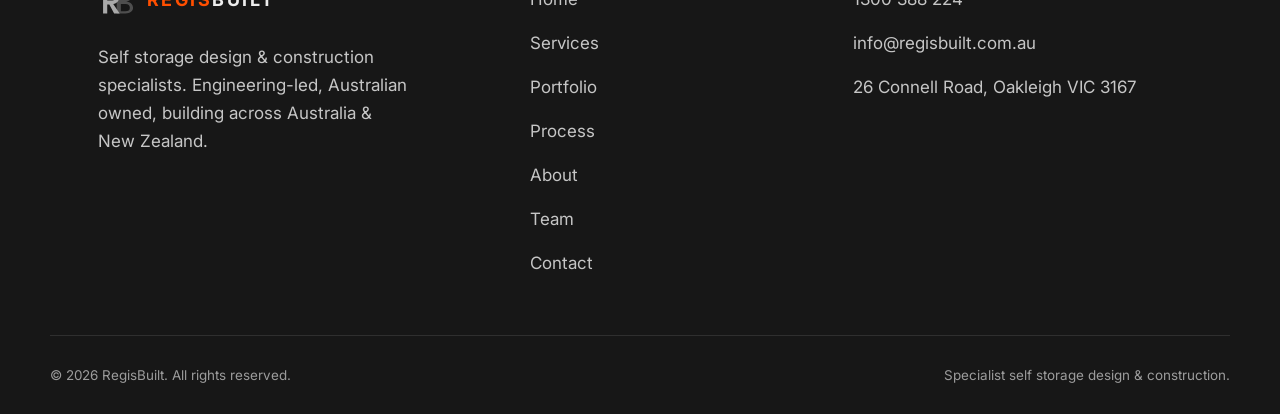
<file: team.html>
<!DOCTYPE html>
<html lang="en-AU">
<head>
  <meta charset="UTF-8" />
  <meta name="viewport" content="width=device-width, initial-scale=1.0" />
  <title>Our Team &mdash; RegisBuilt Self Storage Builders</title>
  <meta name="description" content="Meet the RegisBuilt team &mdash; engineering-led specialists in self storage design and construction across Australia and New Zealand." />
  <meta name="theme-color" content="#222222" />
  <link rel="canonical" href="https://zachblair-maker.github.io/RegisBuilt/team.html" />
  <meta property="og:type" content="website" />
  <meta property="og:site_name" content="RegisBuilt" />
  <meta property="og:url" content="https://zachblair-maker.github.io/RegisBuilt/team.html" />
  <meta property="og:title" content="Our Team &mdash; RegisBuilt Self Storage Builders" />
  <meta property="og:description" content="Meet the RegisBuilt team &mdash; engineering-led specialists in self storage design and construction across Australia and New Zealand." />
  <meta property="og:image" content="https://zachblair-maker.github.io/RegisBuilt/assets/img/brand/og-image.svg" />
  <meta name="twitter:card" content="summary_large_image" />
  <link rel="icon" href="data:image/svg+xml,%3Csvg xmlns='http://www.w3.org/2000/svg' viewBox='0 0 64 64'%3E%3Crect width='64' height='64' rx='8' fill='%23222222'/%3E%3Ctext x='32' y='48' font-family='Georgia,serif' font-size='33' font-weight='700' fill='%23FF4F00' text-anchor='middle'%3ERB%3C/text%3E%3C/svg%3E" />
  <link rel="preconnect" href="https://fonts.googleapis.com" />
  <link rel="preconnect" href="https://fonts.gstatic.com" crossorigin />
  <link href="https://fonts.googleapis.com/css2?family=Space+Grotesk:wght@400;500;600;700&family=Inter:wght@400;500;600;700&display=swap" rel="stylesheet" />
  <link rel="stylesheet" href="assets/css/styles.css" />
</head>
<body>
  <a class="skip-link" href="#main">Skip to content</a>

  <header class="site-header" id="header">
    <div class="container header__inner">
      <a class="brand" href="index.html" aria-label="RegisBuilt home">
        <svg class="brand__mark" viewBox="0 0 320 260" aria-hidden="true">
          <g fill-rule="evenodd">
            <path transform="translate(118,14)" d="M44 28H120C156 28 178 48 178 79C178 107 160 124 128 128C162 132 186 152 186 184C186 214 160 232 122 232H44ZM80 62H116C140 62 152 70 152 87C152 104 138 112 116 112H80ZM80 150H120C146 150 158 161 158 184C158 207 144 214 120 214H80Z" fill="#4E4E4E"/>
            <path transform="translate(0,14)" d="M44 28H128C164 28 184 54 184 90C184 122 164 146 132 150L188 232H140L98 156H80V232H44ZM80 64V120H124C142 120 150 108 150 90C150 70 142 64 124 64Z" fill="#A9A9A9"/>
          </g>
        </svg>
        <span class="brand__name"><span class="brand__accent">REGIS</span>BUILT</span>
      </a>
      <nav class="nav" id="nav" aria-label="Primary">
        <a href="index.html">Home</a>
        <a href="services.html">Services</a>
        <a href="portfolio.html">Portfolio</a>
        <a href="process.html">Process</a>
        <a href="about.html">About</a>
        <a href="team.html" class="is-active">Team</a>
        <a href="contact.html">Contact</a>
      </nav>
      <div class="header__actions">
        <a class="phone-link" href="tel:1300388224"><span class="phone-link__dot"></span>1300 388 224</a>
        <a class="btn btn--primary btn--sm" href="contact.html">Enquire</a>
      </div>
      <button class="nav-toggle" id="navToggle" aria-label="Open menu" aria-expanded="false" aria-controls="nav">
        <span></span><span></span><span></span>
      </button>
    </div>
  </header>

  <main id="main">
    <section class="page-hero">
      <div class="hero__bg" aria-hidden="true">
        <div class="page-hero__media" style="background-image:url('assets/img/projects/kennards-craigieburn.jpg')"></div>
        <div class="page-hero__scrim"></div>
        <div class="hero__grid"></div>
        <div class="hero__mesh"></div>
        <div class="hero__watermark"></div>
      </div>
      <div class="container page-hero__inner">
        <p class="eyebrow">The people behind the build</p>
        <h1>Experienced hands, <em>one accountable team.</em></h1>
        <p>Storage is a long-horizon, high-value undertaking. It deserves a team that has done it many times before &mdash; and stays with you from the first conversation to handover.</p>
      </div>
    </section>

    <section class="section">
      <div class="container">
        <div class="team-rows">
        <article class="team-row reveal" data-reveal>
          <div class="team-row__photo" style="background-image:url('assets/img/team/anthony-regis.jpg')"></div>
          <div class="team-row__info">
            <p class="team-row__role">Director</p>
            <h2 class="team-row__name">Anthony Regis</h2>
            <div class="team-row__bio">
            <p>Anthony began his career in Structural and Civil Engineering in 1992, after spending several years working on the engineering design of various towers throughout Melbourne. He was awarded the prestigious ASCEV Presidents award for Engineering Excellence for his contribution to the Clarendon Towers.</p>
            <p>In August 2000, Anthony started his career in the self storage industry and in 2003 he founded Regisbuilt. He is the Managing Director of Regisbuilt and is a major shareholder in two Storage facilities in Melbourne. In addition to his engineering and business qualifications, he is a registered commercial builder in Australia and New Zealand.</p>
            <p>Anthony's unique blend of site based experience, technical knowledge and dedicated expertise enables Regisbuilt to remain financially stable and viable across every facet of construction &mdash; from feasibility, design and estimating, to cost planning and project delivery.</p>
            </div>
            <div class="team-row__links">
            <a href="mailto:anthony.regis@regisbuilt.com.au">Email</a>
            </div>
          </div>
        </article>

        <article class="team-row reveal" data-reveal>
          <div class="team-row__photo" style="background-image:url('assets/img/team/ken-snow.jpg')"></div>
          <div class="team-row__info">
            <p class="team-row__role">Project Development Manager</p>
            <h2 class="team-row__name">Ken Snow</h2>
            <div class="team-row__bio">
            <p>Ken started his working life as a fitter and turner. His additional qualifications in industrial preservation and fluid power technology led to technical roles within a number of companies &mdash; experience that benefited him enormously when he moved into a technical sales role in 1998, managing key projects nationally for the self storage industry.</p>
            <p>Ken has been in the construction and self storage industries for over three decades. A results-driven professional with widespread knowledge across sectors, he maintains the highest standards of management practice, ensuring projects are delivered to all stakeholders’ expectations &mdash; from initial engagement through to handover.</p>
            </div>
            <div class="team-row__links">
            <a href="mailto:ken.snow@regisbuilt.com.au">Email</a>
            </div>
          </div>
        </article>

        <article class="team-row reveal" data-reveal>
          <div class="team-row__photo" style="background-image:url('assets/img/team/jason-crisafi.jpg')"></div>
          <div class="team-row__info">
            <p class="team-row__role">Project Manager</p>
            <h2 class="team-row__name">Jason Crisafi</h2>
            <div class="team-row__bio">
            <p>Jason manages RegisBuilt projects on the ground &mdash; coordinating trades, program and quality from site establishment through to handover, keeping each build moving to plan.</p>
            </div>
            <div class="team-row__links">
            <a href="mailto:jason@regisbuilt.com.au">Email</a>
            <a href="https://www.linkedin.com/in/jason-crisafi-8823114a/" target="_blank" rel="noopener">LinkedIn</a>
            </div>
          </div>
        </article>

        <article class="team-row reveal" data-reveal>
          <div class="team-row__photo" style="background-image:url('assets/img/team/jonathan-buzgau.jpg')"></div>
          <div class="team-row__info">
            <p class="team-row__role">Contract Administrator</p>
            <h2 class="team-row__name">Jonathan Buzgau</h2>
            <div class="team-row__bio">
            <p>Jonathan is a goal-focused individual with a strong work ethic and tertiary qualifications in Construction Management. He has managed a wide range of projects &mdash; medical centres, warehouses and labs &mdash; valued between $1&ndash;10 million.</p>
            <p>At Regisbuilt, Jonathan supports the team with his eye for detail and analytical mindset. You may see Jonathan on various Regisbuilt sites, supporting our General Manager and Project Managers.</p>
            </div>
            <div class="team-row__links">
            <a href="mailto:jonathan@regisbuilt.com.au">Email</a>
            </div>
          </div>
        </article>

        <article class="team-row reveal" data-reveal>
          <div class="team-row__photo" style="background-image:url('assets/img/team/areti-waterson.png')"></div>
          <div class="team-row__info">
            <p class="team-row__role">Finance Manager</p>
            <h2 class="team-row__name">Areti Waterson</h2>
            <div class="team-row__bio">
            <p>Areti leads finance at RegisBuilt, keeping projects on a sound commercial footing &mdash; from cost planning and reporting through to the day-to-day financial management that keeps delivery running smoothly.</p>
            </div>
            <div class="team-row__links">
            <a href="mailto:areti@regisbuilt.com.au">Email</a>
            </div>
          </div>
        </article>

        <article class="team-row reveal" data-reveal>
          <div class="team-row__photo" style="background-image:url('assets/img/team/kobe-regis.png')"></div>
          <div class="team-row__info">
            <p class="team-row__role">People Motivator</p>
            <h2 class="team-row__name">Kobe Regis</h2>
            <div class="team-row__bio">
            <p>Kobe is an intricate part of the Regisbuilt family. Kobe is 5 years old and enjoys long walks with our General Manager discussing all the daily issues. Her favourite part of the week is Saturday mornings with her family, walking and sharing a croissant for breakfast. Kobe can be seen visiting the Regisbuilt HQ for key client and board meetings.</p>
            </div>
            <div class="team-row__links">
            <a href="mailto:kobe@regisbuilt.com.au">Email</a>
            </div>
          </div>
        </article>
        </div>
      </div>
    </section>

    <section class="cta-band">
      <div class="container cta-band__inner reveal" data-reveal>
        <h2>Considering a storage project? <em>Let's talk it through.</em></h2>
        <p>Whether you have a site, a concept, or an existing building to convert, we're glad to share honest, experienced perspective on what's possible.</p>
        <a class="btn btn--primary btn--lg" href="contact.html">Start a conversation<span class="btn__arrow">&rarr;</span></a>
      </div>
    </section>

  </main>

  <footer class="site-footer">
    <div class="container footer__inner">
      <div class="footer__brand">
        <a class="brand" href="index.html" aria-label="RegisBuilt home">
          <svg class="brand__mark" viewBox="0 0 320 260" aria-hidden="true">
          <g fill-rule="evenodd">
            <path transform="translate(118,14)" d="M44 28H120C156 28 178 48 178 79C178 107 160 124 128 128C162 132 186 152 186 184C186 214 160 232 122 232H44ZM80 62H116C140 62 152 70 152 87C152 104 138 112 116 112H80ZM80 150H120C146 150 158 161 158 184C158 207 144 214 120 214H80Z" fill="#4E4E4E"/>
            <path transform="translate(0,14)" d="M44 28H128C164 28 184 54 184 90C184 122 164 146 132 150L188 232H140L98 156H80V232H44ZM80 64V120H124C142 120 150 108 150 90C150 70 142 64 124 64Z" fill="#A9A9A9"/>
          </g>
        </svg>
          <span class="brand__name"><span class="brand__accent">REGIS</span>BUILT</span>
        </a>
        <p class="footer__tag">Self storage design &amp; construction specialists. Engineering-led, Australian owned, building across Australia &amp; New Zealand.</p>
      </div>
      <nav class="footer__nav" aria-label="Footer">
        <a href="index.html">Home</a>
        <a href="services.html">Services</a>
        <a href="portfolio.html">Portfolio</a>
        <a href="process.html">Process</a>
        <a href="about.html">About</a>
        <a href="team.html">Team</a>
        <a href="contact.html">Contact</a>
      </nav>
      <div class="footer__contact">
        <a href="tel:1300388224">1300 388 224</a>
        <a href="mailto:info@regisbuilt.com.au">info@regisbuilt.com.au</a>
        <span>26 Connell Road, Oakleigh VIC 3167</span>
      </div>
    </div>
    <div class="container footer__bar">
      <span>&copy; <span id="year">2026</span> RegisBuilt. All rights reserved.</span>
      <span>Specialist self storage design &amp; construction.</span>
    </div>
  </footer>

  <script src="assets/js/main.js" defer></script>
</body>
</html>
</file>
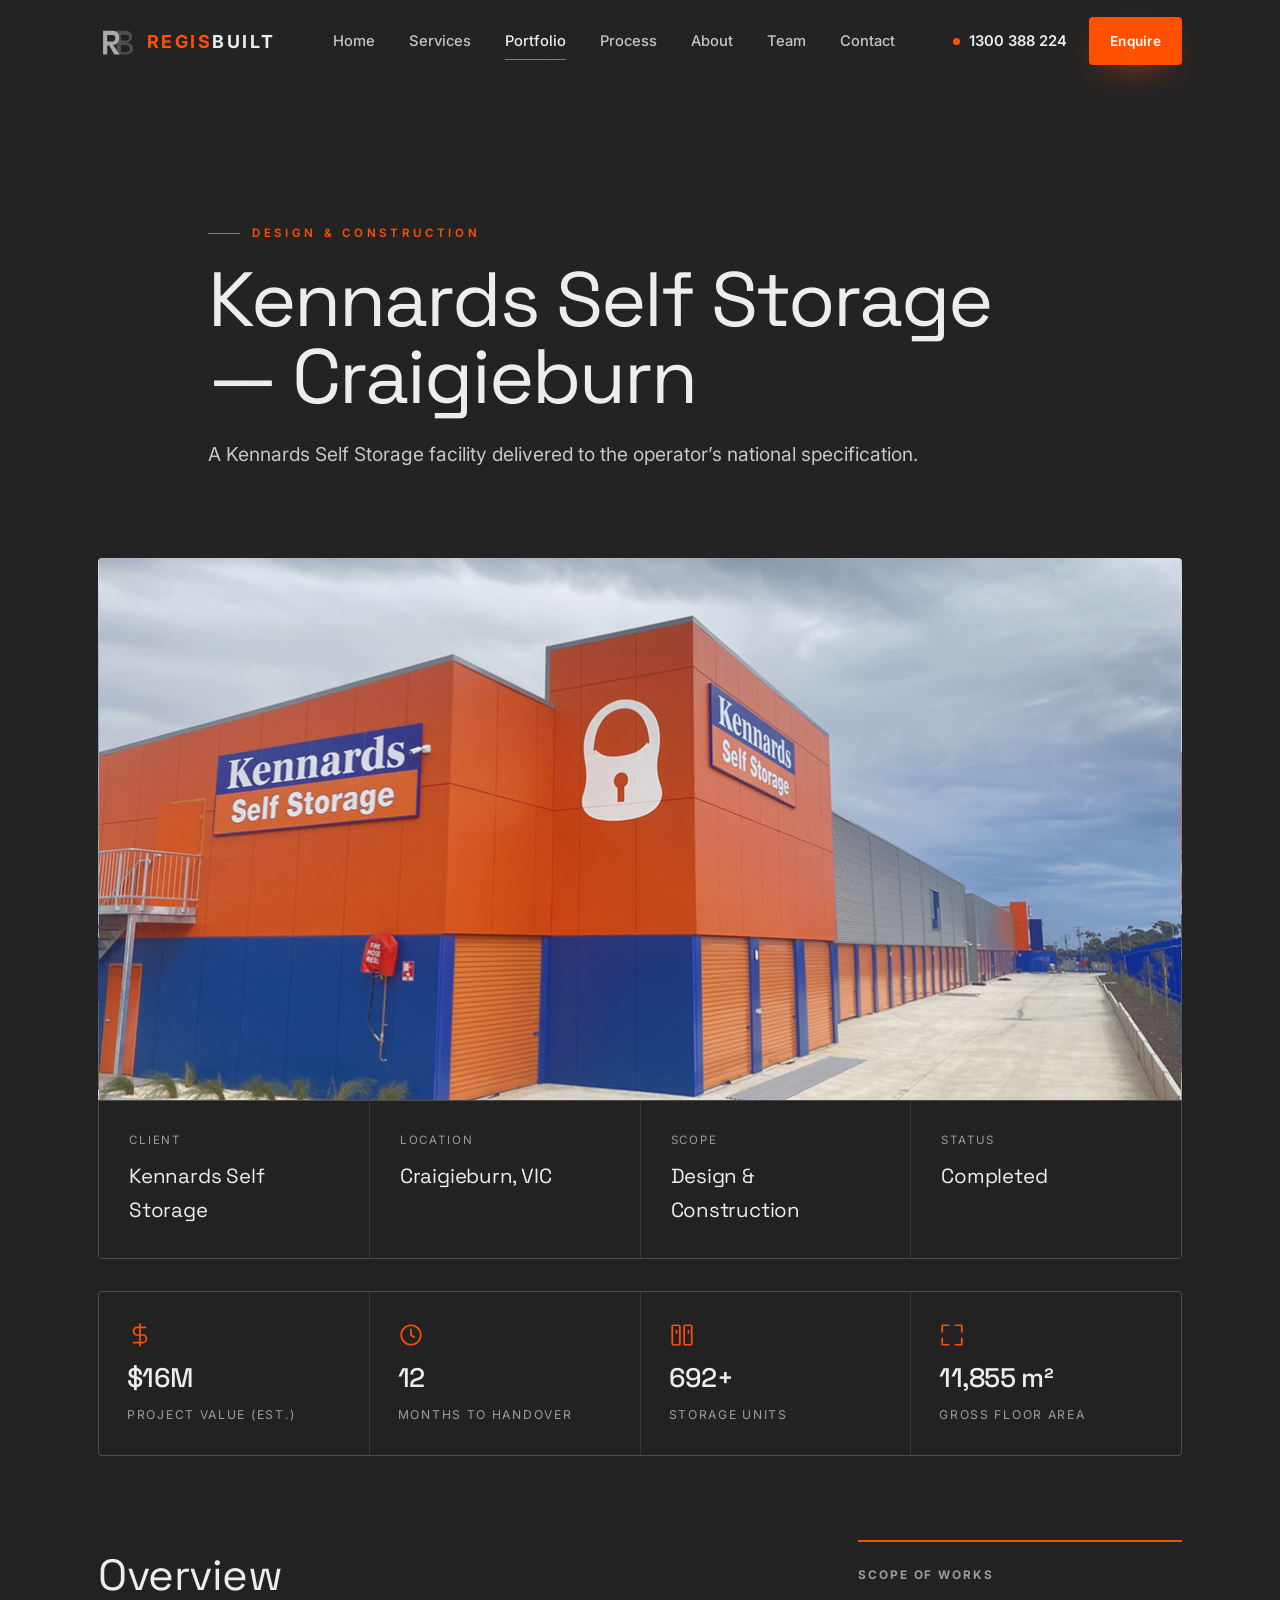
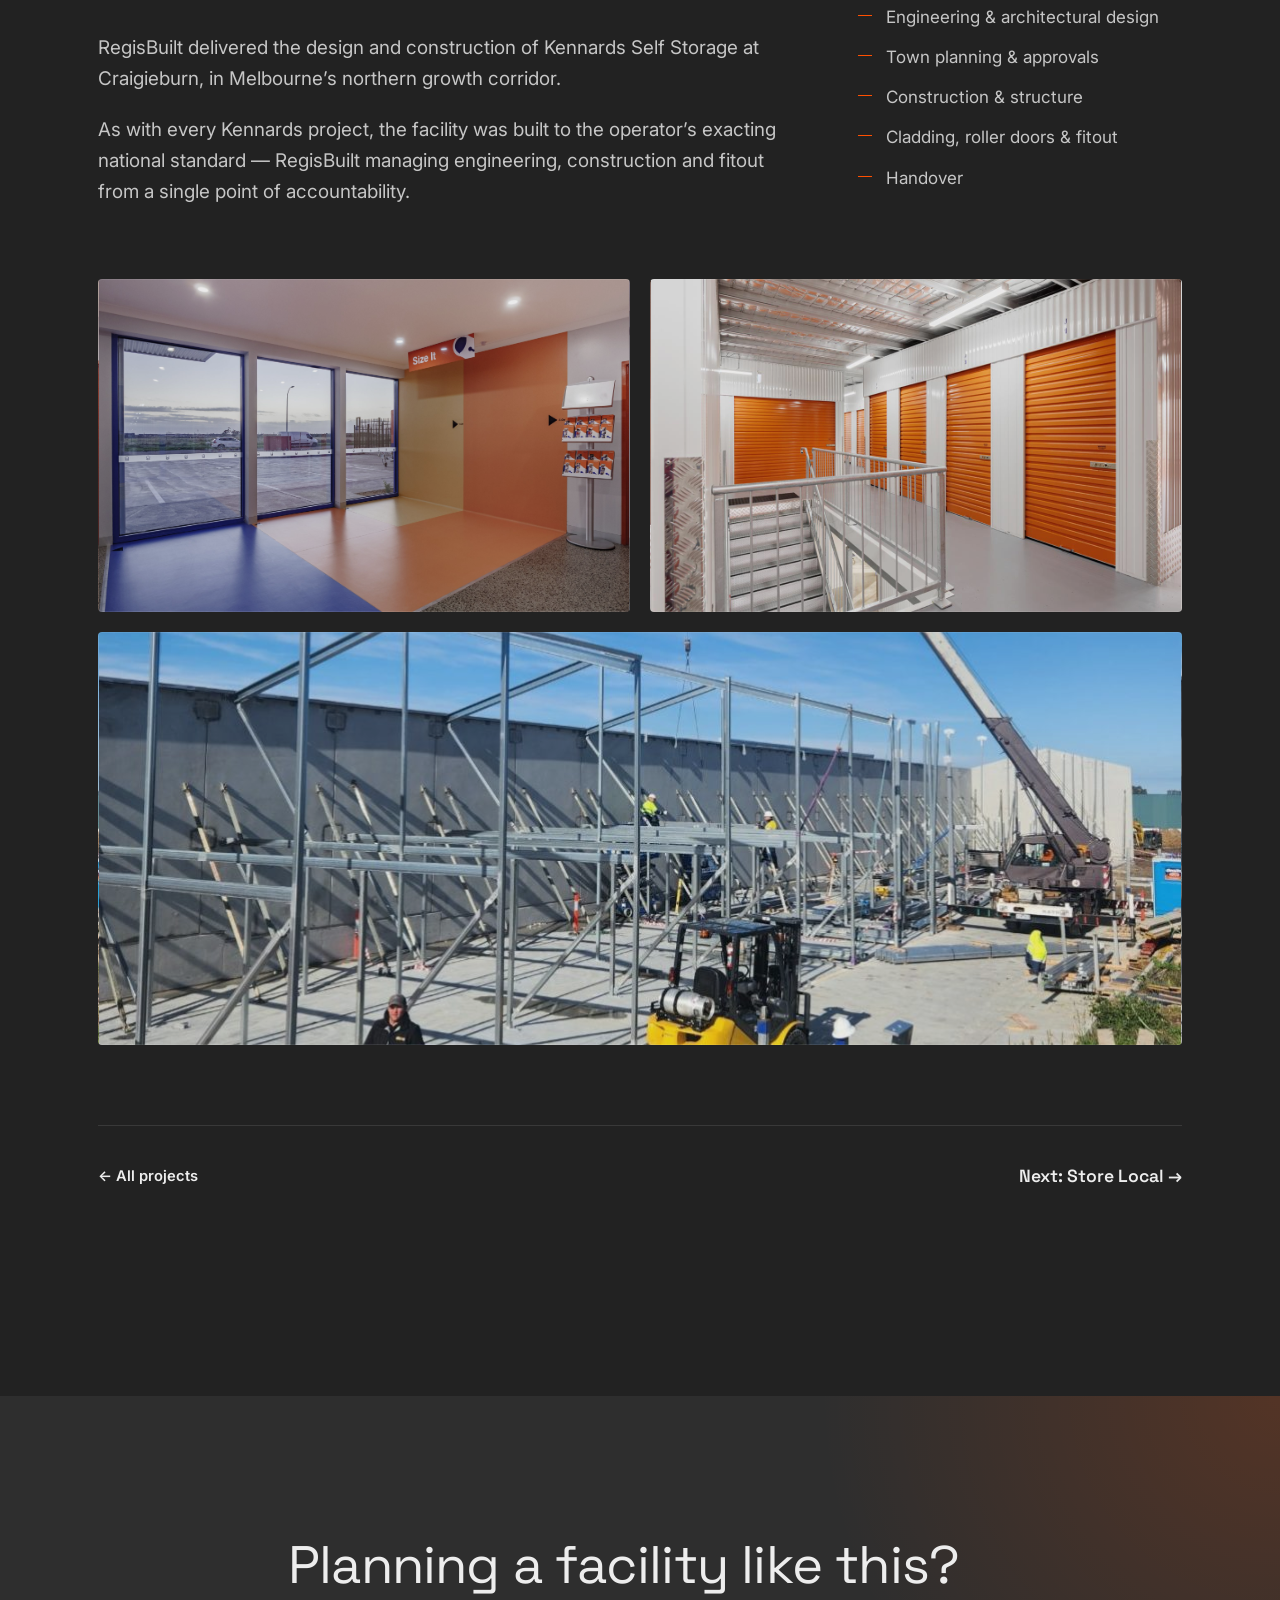
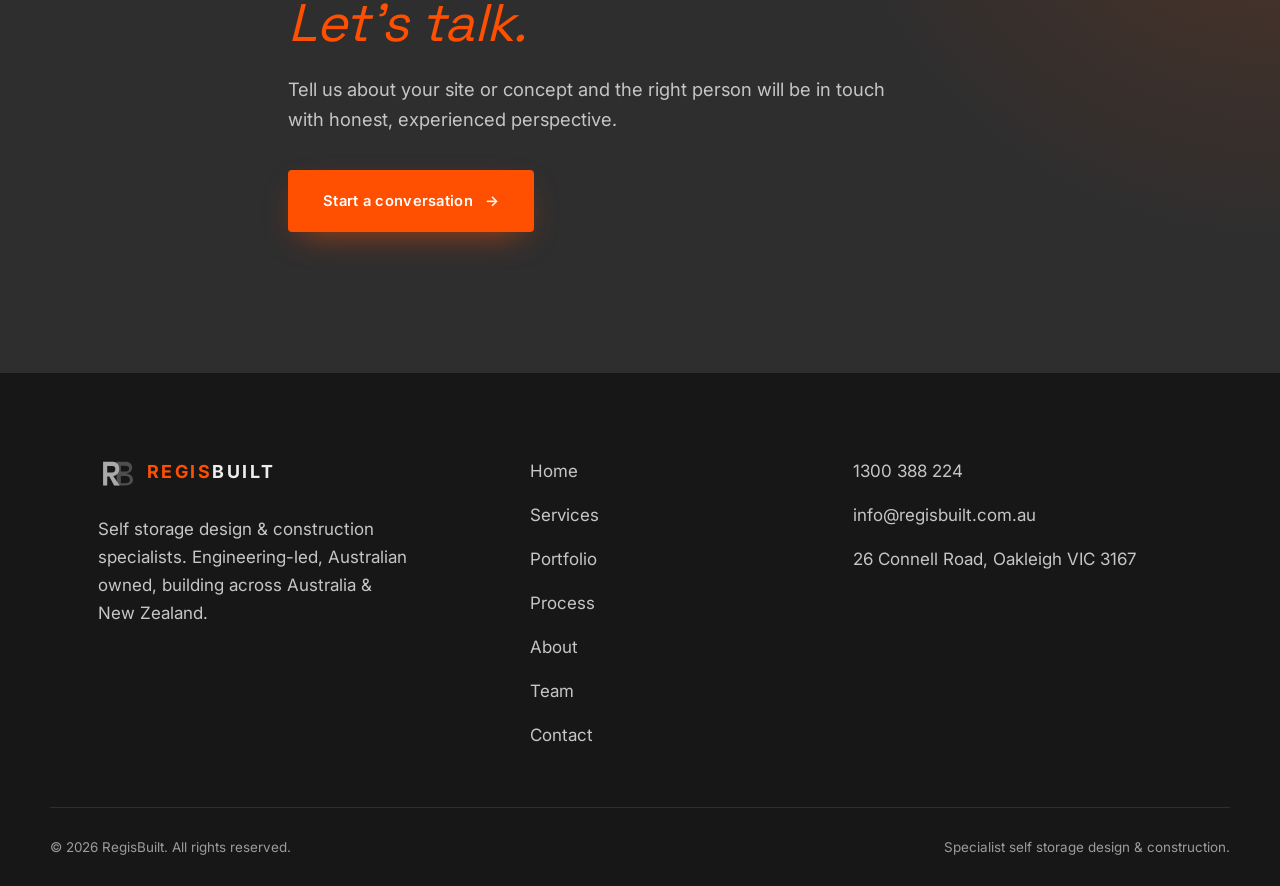
<file: projects/kennards-craigieburn.html>
<!DOCTYPE html>
<html lang="en-AU">
<head>
  <meta charset="UTF-8" />
  <meta name="viewport" content="width=device-width, initial-scale=1.0" />
  <title>Kennards Self Storage — Craigieburn — RegisBuilt</title>
  <meta name="description" content="A Kennards Self Storage facility delivered to the operator’s national specification." />
  <meta name="theme-color" content="#222222" />
  <link rel="canonical" href="https://zachblair-maker.github.io/RegisBuilt/projects/kennards-craigieburn.html" />
  <meta property="og:type" content="article" />
  <meta property="og:site_name" content="RegisBuilt" />
  <meta property="og:title" content="Kennards Self Storage — Craigieburn — RegisBuilt" />
  <meta property="og:description" content="A Kennards Self Storage facility delivered to the operator’s national specification." />
  <meta property="og:image" content="https://zachblair-maker.github.io/RegisBuilt/assets/img/projects/kennards-craigieburn.jpg" />
  <link rel="icon" href="data:image/svg+xml,%3Csvg xmlns='http://www.w3.org/2000/svg' viewBox='0 0 64 64'%3E%3Crect width='64' height='64' rx='8' fill='%23222222'/%3E%3Ctext x='32' y='48' font-family='Georgia,serif' font-size='33' font-weight='700' fill='%23FF4F00' text-anchor='middle'%3ERB%3C/text%3E%3C/svg%3E" />
  <link rel="preconnect" href="https://fonts.googleapis.com" />
  <link rel="preconnect" href="https://fonts.gstatic.com" crossorigin />
  <link href="https://fonts.googleapis.com/css2?family=Space+Grotesk:wght@400;500;600;700&family=Inter:wght@400;500;600;700&display=swap" rel="stylesheet" />
  <link rel="stylesheet" href="../assets/css/styles.css" />
</head>
<body>
  <a class="skip-link" href="#main">Skip to content</a>

  <header class="site-header" id="header">
    <div class="container header__inner">
      <a class="brand" href="../index.html" aria-label="RegisBuilt home">
        <svg class="brand__mark" viewBox="0 0 320 260" aria-hidden="true">
          <g fill-rule="evenodd">
            <path transform="translate(118,14)" d="M44 28H120C156 28 178 48 178 79C178 107 160 124 128 128C162 132 186 152 186 184C186 214 160 232 122 232H44ZM80 62H116C140 62 152 70 152 87C152 104 138 112 116 112H80ZM80 150H120C146 150 158 161 158 184C158 207 144 214 120 214H80Z" fill="#4E4E4E"/>
            <path transform="translate(0,14)" d="M44 28H128C164 28 184 54 184 90C184 122 164 146 132 150L188 232H140L98 156H80V232H44ZM80 64V120H124C142 120 150 108 150 90C150 70 142 64 124 64Z" fill="#A9A9A9"/>
          </g>
        </svg>
        <span class="brand__name"><span class="brand__accent">REGIS</span>BUILT</span>
      </a>
      <nav class="nav" id="nav" aria-label="Primary">
        <a href="../index.html">Home</a>
        <a href="../services.html">Services</a>
        <a href="../portfolio.html" class="is-active">Portfolio</a>
        <a href="../process.html">Process</a>
        <a href="../about.html">About</a>
        <a href="../team.html">Team</a>
        <a href="../contact.html">Contact</a>
      </nav>
      <div class="header__actions">
        <a class="phone-link" href="tel:1300388224"><span class="phone-link__dot"></span>1300 388 224</a>
        <a class="btn btn--primary btn--sm" href="../contact.html">Enquire</a>
      </div>
      <button class="nav-toggle" id="navToggle" aria-label="Open menu" aria-expanded="false" aria-controls="nav">
        <span></span><span></span><span></span>
      </button>
    </div>
  </header>

  <main id="main">
    <section class="case-hero">
      <div class="container case-hero__inner">
        <p class="eyebrow">Design & Construction</p>
        <h1>Kennards Self Storage — Craigieburn</h1>
        <p class="case-hero__lead">A Kennards Self Storage facility delivered to the operator’s national specification.</p>
      </div>
      <div class="container">
        <div class="case-hero__media" style="background-image:url('../assets/img/projects/kennards-craigieburn.jpg')"></div>
      </div>
    </section>

    <section class="section" style="padding-top:0">
      <div class="container">
        <div class="case-facts reveal" data-reveal>
          <div class="case-fact"><div class="case-fact__k">Client</div><div class="case-fact__v">Kennards Self Storage</div></div>
          <div class="case-fact"><div class="case-fact__k">Location</div><div class="case-fact__v">Craigieburn, VIC</div></div>
          <div class="case-fact"><div class="case-fact__k">Scope</div><div class="case-fact__v">Design & Construction</div></div>
          <div class="case-fact"><div class="case-fact__k">Status</div><div class="case-fact__v">Completed</div></div>
        </div>

        <div class="case-stats reveal" data-reveal>
          <div class="case-stat">
            <span class="case-stat__icon"><svg viewBox="0 0 24 24" fill="none"><path d="M12 2v20M17 5H9.5a3.5 3.5 0 0 0 0 7h5a3.5 3.5 0 0 1 0 7H6" stroke="currentColor" stroke-width="1.6" stroke-linecap="round" stroke-linejoin="round"/></svg></span>
            <span class="case-stat__num"><span data-count="16" data-prefix="$" data-suffix="M">0</span></span>
            <span class="case-stat__label">Project value (est.)</span>
          </div>
          <div class="case-stat">
            <span class="case-stat__icon"><svg viewBox="0 0 24 24" fill="none"><circle cx="12" cy="12" r="9" stroke="currentColor" stroke-width="1.6"/><path d="M12 7v5l3 2" stroke="currentColor" stroke-width="1.6" stroke-linecap="round" stroke-linejoin="round"/></svg></span>
            <span class="case-stat__num"><span data-count="12" data-prefix="" data-suffix="">0</span></span>
            <span class="case-stat__label">Months to handover</span>
          </div>
          <div class="case-stat">
            <span class="case-stat__icon"><svg viewBox="0 0 24 24" fill="none"><rect x="3" y="3" width="7" height="18" rx="1" stroke="currentColor" stroke-width="1.6"/><rect x="14" y="3" width="7" height="18" rx="1" stroke="currentColor" stroke-width="1.6"/><path d="M7 8v2M18 8v2" stroke="currentColor" stroke-width="1.6" stroke-linecap="round"/></svg></span>
            <span class="case-stat__num"><span data-count="700" data-prefix="" data-suffix="+">0</span></span>
            <span class="case-stat__label">Storage units</span>
          </div>
          <div class="case-stat">
            <span class="case-stat__icon"><svg viewBox="0 0 24 24" fill="none"><path d="M3 9V3h6M21 9V3h-6M3 15v6h6M21 15v6h-6" stroke="currentColor" stroke-width="1.6" stroke-linecap="round" stroke-linejoin="round"/></svg></span>
            <span class="case-stat__num"><span data-count="12000" data-prefix="" data-suffix=" m²">0</span></span>
            <span class="case-stat__label">Gross floor area</span>
          </div>
        </div>

        <div class="case-layout" style="margin-top:clamp(48px,7vw,84px)">
          <div class="reveal" data-reveal>
            <h2>Overview</h2>
            <p>RegisBuilt delivered the design and construction of Kennards Self Storage at Craigieburn, in Melbourne’s northern growth corridor.</p>
            <p>As with every Kennards project, the facility was built to the operator’s exacting national standard — RegisBuilt managing engineering, construction and fitout from a single point of accountability.</p>
          </div>
          <aside class="case-aside reveal" data-reveal>
            <h3>Scope of works</h3>
            <ul>
            <li>Engineering & architectural design</li>
            <li>Town planning & approvals</li>
            <li>Construction & structure</li>
            <li>Cladding, roller doors & fitout</li>
            <li>Handover</li>
            </ul>
          </aside>
        </div>

        <div class="case-gallery reveal" data-reveal>
          <div style="background-image:url('../assets/img/projects/gallery-1.jpg')"></div>
          <div style="background-image:url('../assets/img/projects/gallery-2.jpg')"></div>
          <div class="span-2" style="background-image:url('../assets/img/projects/gallery-3.jpg')"></div>
        </div>

        <div class="case-nav">
          <a href="../portfolio.html">&larr; All projects</a>
          <a class="next" href="store-local-pakenham.html">Next: Store Local &rarr;</a>
        </div>
      </div>
    </section>

    <section class="cta-band">
      <div class="container cta-band__inner reveal" data-reveal>
        <h2>Planning a facility like this? <em>Let's talk.</em></h2>
        <p>Tell us about your site or concept and the right person will be in touch with honest, experienced perspective.</p>
        <a class="btn btn--primary btn--lg" href="../contact.html">Start a conversation<span class="btn__arrow">&rarr;</span></a>
      </div>
    </section>
  </main>

  <footer class="site-footer">
    <div class="container footer__inner">
      <div class="footer__brand">
        <a class="brand" href="../index.html" aria-label="RegisBuilt home">
          <svg class="brand__mark" viewBox="0 0 320 260" aria-hidden="true">
          <g fill-rule="evenodd">
            <path transform="translate(118,14)" d="M44 28H120C156 28 178 48 178 79C178 107 160 124 128 128C162 132 186 152 186 184C186 214 160 232 122 232H44ZM80 62H116C140 62 152 70 152 87C152 104 138 112 116 112H80ZM80 150H120C146 150 158 161 158 184C158 207 144 214 120 214H80Z" fill="#4E4E4E"/>
            <path transform="translate(0,14)" d="M44 28H128C164 28 184 54 184 90C184 122 164 146 132 150L188 232H140L98 156H80V232H44ZM80 64V120H124C142 120 150 108 150 90C150 70 142 64 124 64Z" fill="#A9A9A9"/>
          </g>
        </svg>
          <span class="brand__name"><span class="brand__accent">REGIS</span>BUILT</span>
        </a>
        <p class="footer__tag">Self storage design &amp; construction specialists. Engineering-led, Australian owned, building across Australia &amp; New Zealand.</p>
      </div>
      <nav class="footer__nav" aria-label="Footer">
        <a href="../index.html">Home</a>
        <a href="../services.html">Services</a>
        <a href="../portfolio.html">Portfolio</a>
        <a href="../process.html">Process</a>
        <a href="../about.html">About</a>
        <a href="../team.html">Team</a>
        <a href="../contact.html">Contact</a>
      </nav>
      <div class="footer__contact">
        <a href="tel:1300388224">1300 388 224</a>
        <a href="mailto:info@regisbuilt.com.au">info@regisbuilt.com.au</a>
        <span>26 Connell Road, Oakleigh VIC 3167</span>
      </div>
    </div>
    <div class="container footer__bar">
      <span>&copy; <span id="year">2026</span> RegisBuilt. All rights reserved.</span>
      <span>Specialist self storage design &amp; construction.</span>
    </div>
  </footer>

  <script src="../assets/js/main.js" defer></script>
</body>
</html>
</file>
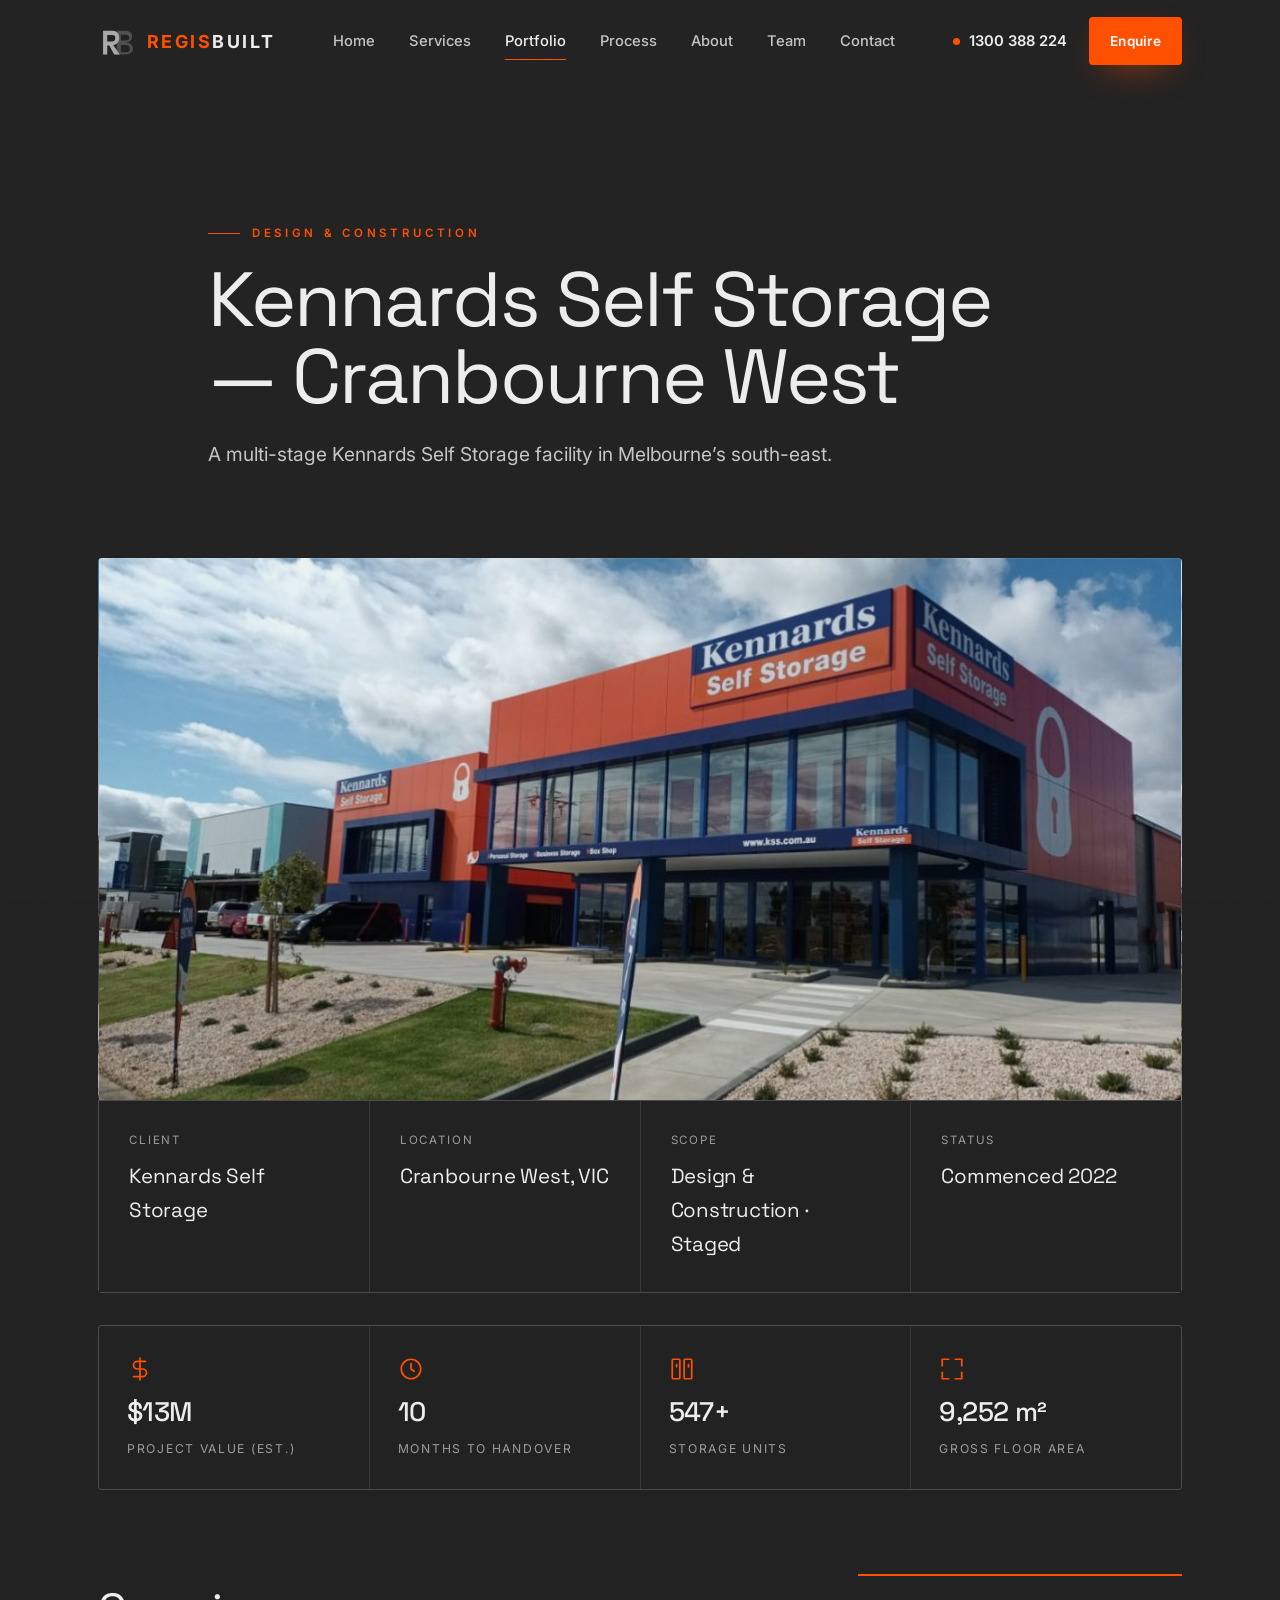
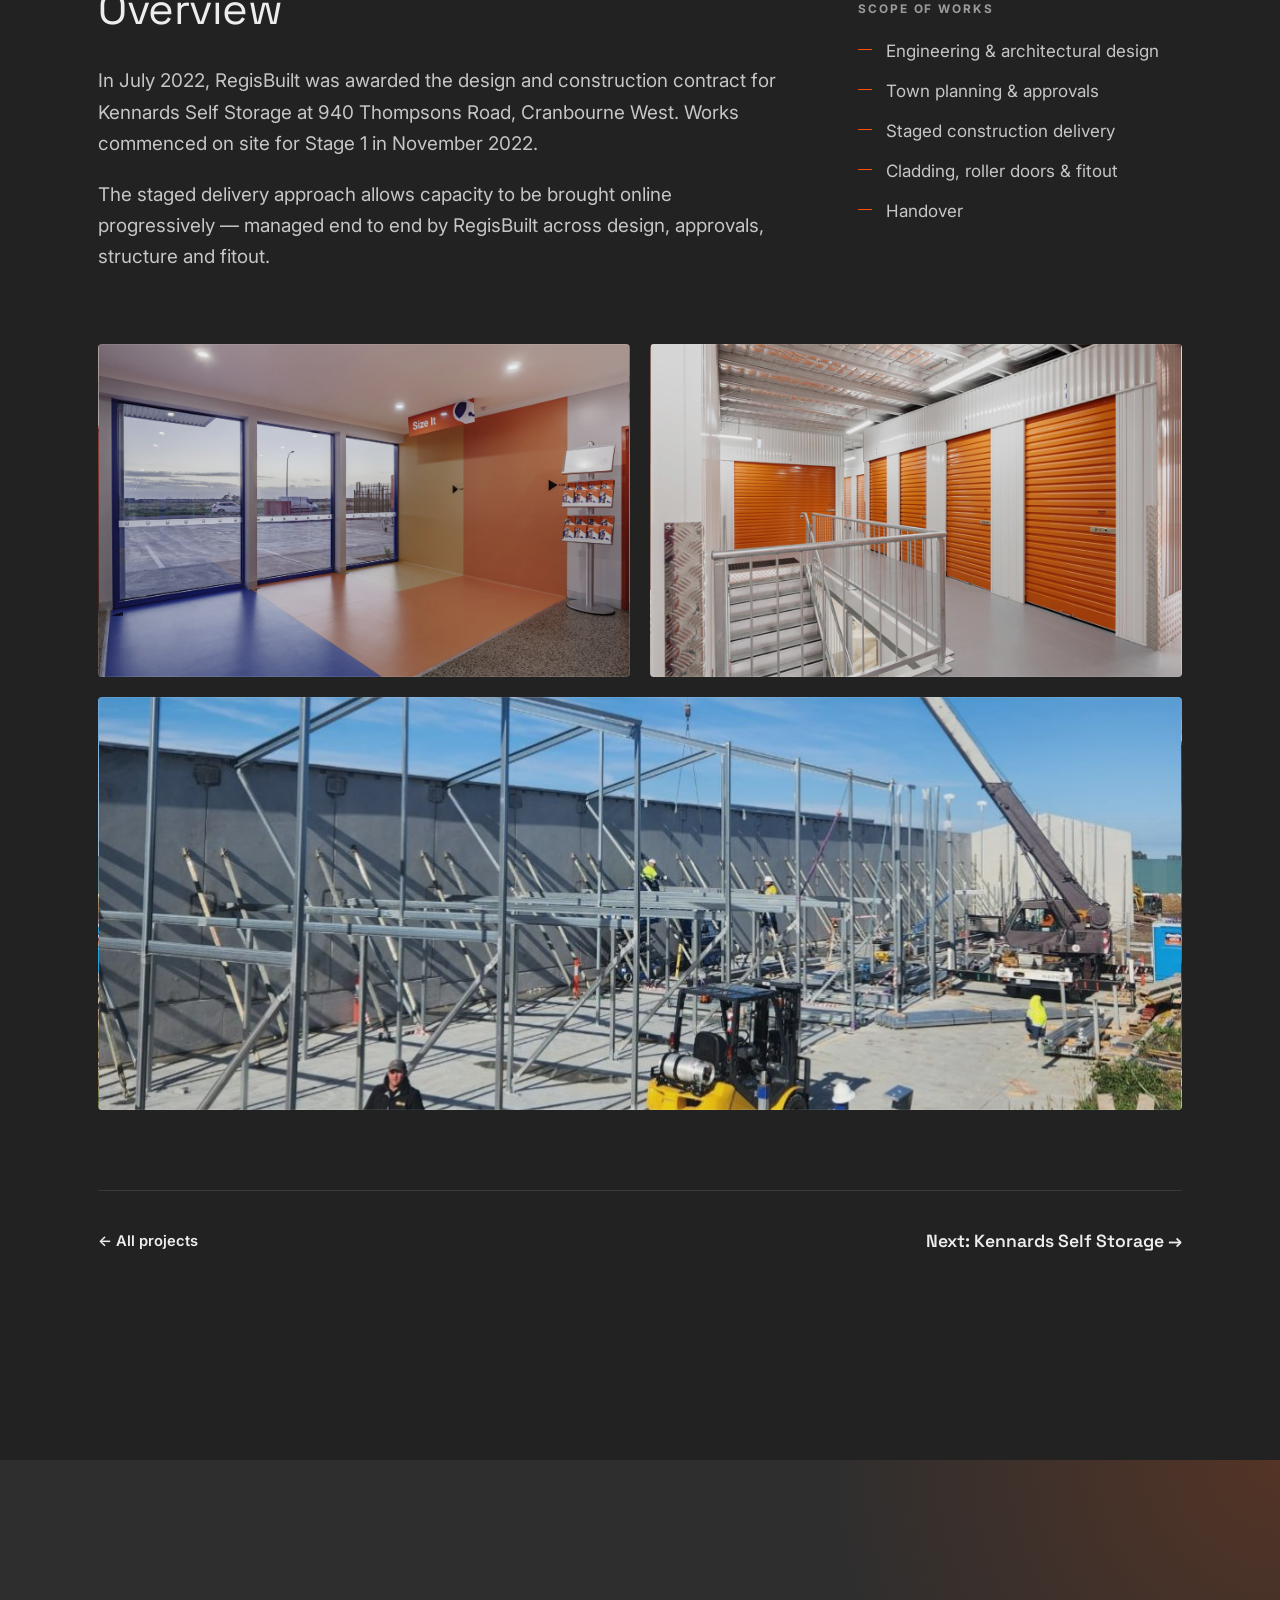
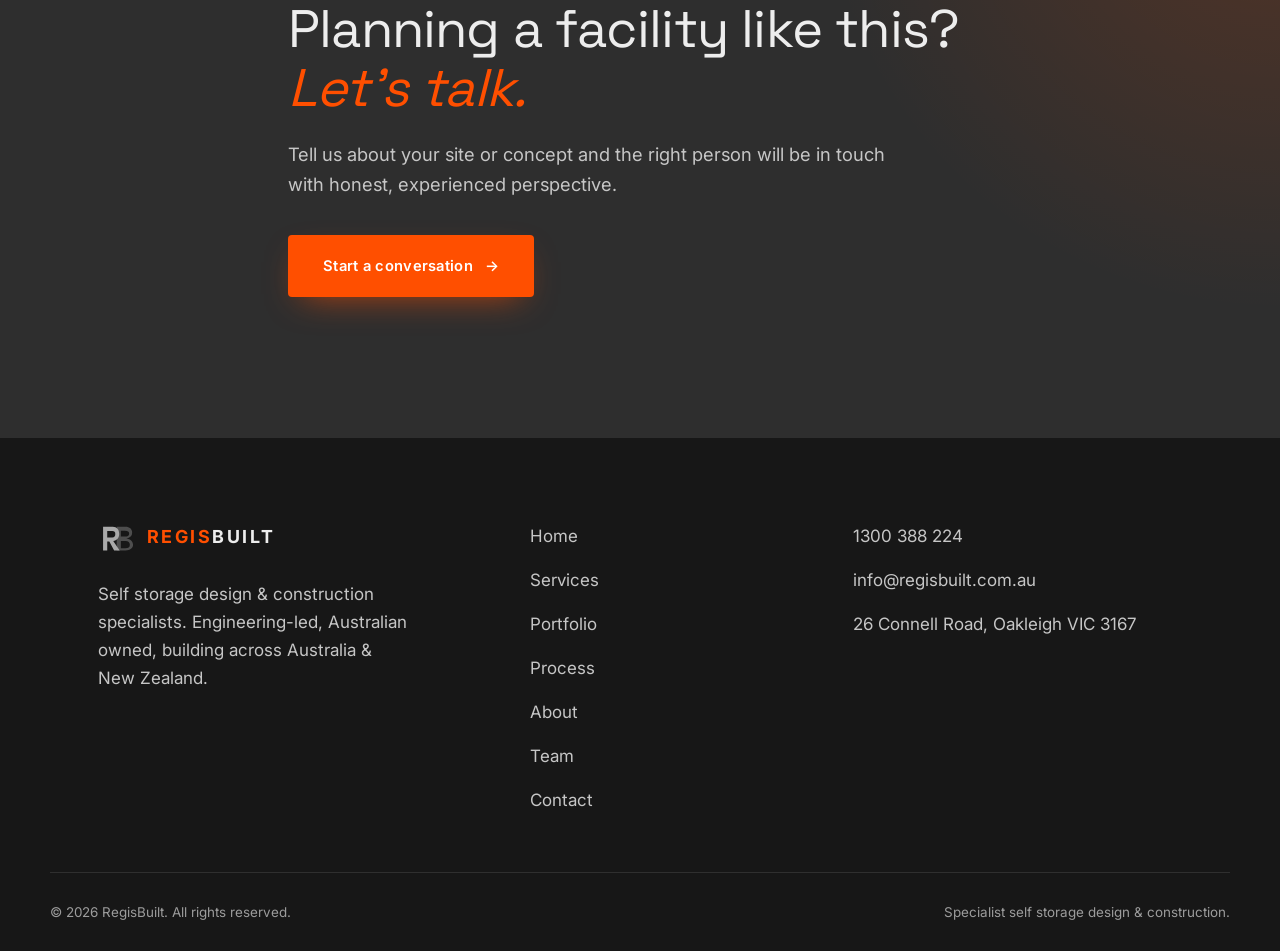
<file: projects/kennards-cranbourne.html>
<!DOCTYPE html>
<html lang="en-AU">
<head>
  <meta charset="UTF-8" />
  <meta name="viewport" content="width=device-width, initial-scale=1.0" />
  <title>Kennards Self Storage — Cranbourne West — RegisBuilt</title>
  <meta name="description" content="A multi-stage Kennards Self Storage facility in Melbourne’s south-east." />
  <meta name="theme-color" content="#222222" />
  <link rel="canonical" href="https://zachblair-maker.github.io/RegisBuilt/projects/kennards-cranbourne.html" />
  <meta property="og:type" content="article" />
  <meta property="og:site_name" content="RegisBuilt" />
  <meta property="og:title" content="Kennards Self Storage — Cranbourne West — RegisBuilt" />
  <meta property="og:description" content="A multi-stage Kennards Self Storage facility in Melbourne’s south-east." />
  <meta property="og:image" content="https://zachblair-maker.github.io/RegisBuilt/assets/img/projects/kennards-cranbourne.jpg" />
  <link rel="icon" href="data:image/svg+xml,%3Csvg xmlns='http://www.w3.org/2000/svg' viewBox='0 0 64 64'%3E%3Crect width='64' height='64' rx='8' fill='%23222222'/%3E%3Ctext x='32' y='48' font-family='Georgia,serif' font-size='33' font-weight='700' fill='%23FF4F00' text-anchor='middle'%3ERB%3C/text%3E%3C/svg%3E" />
  <link rel="preconnect" href="https://fonts.googleapis.com" />
  <link rel="preconnect" href="https://fonts.gstatic.com" crossorigin />
  <link href="https://fonts.googleapis.com/css2?family=Space+Grotesk:wght@400;500;600;700&family=Inter:wght@400;500;600;700&display=swap" rel="stylesheet" />
  <link rel="stylesheet" href="../assets/css/styles.css" />
</head>
<body>
  <a class="skip-link" href="#main">Skip to content</a>

  <header class="site-header" id="header">
    <div class="container header__inner">
      <a class="brand" href="../index.html" aria-label="RegisBuilt home">
        <svg class="brand__mark" viewBox="0 0 320 260" aria-hidden="true">
          <g fill-rule="evenodd">
            <path transform="translate(118,14)" d="M44 28H120C156 28 178 48 178 79C178 107 160 124 128 128C162 132 186 152 186 184C186 214 160 232 122 232H44ZM80 62H116C140 62 152 70 152 87C152 104 138 112 116 112H80ZM80 150H120C146 150 158 161 158 184C158 207 144 214 120 214H80Z" fill="#4E4E4E"/>
            <path transform="translate(0,14)" d="M44 28H128C164 28 184 54 184 90C184 122 164 146 132 150L188 232H140L98 156H80V232H44ZM80 64V120H124C142 120 150 108 150 90C150 70 142 64 124 64Z" fill="#A9A9A9"/>
          </g>
        </svg>
        <span class="brand__name"><span class="brand__accent">REGIS</span>BUILT</span>
      </a>
      <nav class="nav" id="nav" aria-label="Primary">
        <a href="../index.html">Home</a>
        <a href="../services.html">Services</a>
        <a href="../portfolio.html" class="is-active">Portfolio</a>
        <a href="../process.html">Process</a>
        <a href="../about.html">About</a>
        <a href="../team.html">Team</a>
        <a href="../contact.html">Contact</a>
      </nav>
      <div class="header__actions">
        <a class="phone-link" href="tel:1300388224"><span class="phone-link__dot"></span>1300 388 224</a>
        <a class="btn btn--primary btn--sm" href="../contact.html">Enquire</a>
      </div>
      <button class="nav-toggle" id="navToggle" aria-label="Open menu" aria-expanded="false" aria-controls="nav">
        <span></span><span></span><span></span>
      </button>
    </div>
  </header>

  <main id="main">
    <section class="case-hero">
      <div class="container case-hero__inner">
        <p class="eyebrow">Design & Construction</p>
        <h1>Kennards Self Storage — Cranbourne West</h1>
        <p class="case-hero__lead">A multi-stage Kennards Self Storage facility in Melbourne’s south-east.</p>
      </div>
      <div class="container">
        <div class="case-hero__media" style="background-image:url('../assets/img/projects/kennards-cranbourne.jpg')"></div>
      </div>
    </section>

    <section class="section" style="padding-top:0">
      <div class="container">
        <div class="case-facts reveal" data-reveal>
          <div class="case-fact"><div class="case-fact__k">Client</div><div class="case-fact__v">Kennards Self Storage</div></div>
          <div class="case-fact"><div class="case-fact__k">Location</div><div class="case-fact__v">Cranbourne West, VIC</div></div>
          <div class="case-fact"><div class="case-fact__k">Scope</div><div class="case-fact__v">Design & Construction · Staged</div></div>
          <div class="case-fact"><div class="case-fact__k">Status</div><div class="case-fact__v">Commenced 2022</div></div>
        </div>

        <div class="case-stats reveal" data-reveal>
          <div class="case-stat">
            <span class="case-stat__icon"><svg viewBox="0 0 24 24" fill="none"><path d="M12 2v20M17 5H9.5a3.5 3.5 0 0 0 0 7h5a3.5 3.5 0 0 1 0 7H6" stroke="currentColor" stroke-width="1.6" stroke-linecap="round" stroke-linejoin="round"/></svg></span>
            <span class="case-stat__num"><span data-count="15" data-prefix="$" data-suffix="M">0</span></span>
            <span class="case-stat__label">Project value (est.)</span>
          </div>
          <div class="case-stat">
            <span class="case-stat__icon"><svg viewBox="0 0 24 24" fill="none"><circle cx="12" cy="12" r="9" stroke="currentColor" stroke-width="1.6"/><path d="M12 7v5l3 2" stroke="currentColor" stroke-width="1.6" stroke-linecap="round" stroke-linejoin="round"/></svg></span>
            <span class="case-stat__num"><span data-count="12" data-prefix="" data-suffix="">0</span></span>
            <span class="case-stat__label">Months to handover</span>
          </div>
          <div class="case-stat">
            <span class="case-stat__icon"><svg viewBox="0 0 24 24" fill="none"><rect x="3" y="3" width="7" height="18" rx="1" stroke="currentColor" stroke-width="1.6"/><rect x="14" y="3" width="7" height="18" rx="1" stroke="currentColor" stroke-width="1.6"/><path d="M7 8v2M18 8v2" stroke="currentColor" stroke-width="1.6" stroke-linecap="round"/></svg></span>
            <span class="case-stat__num"><span data-count="650" data-prefix="" data-suffix="+">0</span></span>
            <span class="case-stat__label">Storage units</span>
          </div>
          <div class="case-stat">
            <span class="case-stat__icon"><svg viewBox="0 0 24 24" fill="none"><path d="M3 9V3h6M21 9V3h-6M3 15v6h6M21 15v6h-6" stroke="currentColor" stroke-width="1.6" stroke-linecap="round" stroke-linejoin="round"/></svg></span>
            <span class="case-stat__num"><span data-count="11000" data-prefix="" data-suffix=" m²">0</span></span>
            <span class="case-stat__label">Gross floor area</span>
          </div>
        </div>

        <div class="case-layout" style="margin-top:clamp(48px,7vw,84px)">
          <div class="reveal" data-reveal>
            <h2>Overview</h2>
            <p>In July 2022, RegisBuilt was awarded the design and construction contract for Kennards Self Storage at 940 Thompsons Road, Cranbourne West. Works commenced on site for Stage 1 in November 2022.</p>
            <p>The staged delivery approach allows capacity to be brought online progressively — managed end to end by RegisBuilt across design, approvals, structure and fitout.</p>
          </div>
          <aside class="case-aside reveal" data-reveal>
            <h3>Scope of works</h3>
            <ul>
            <li>Engineering & architectural design</li>
            <li>Town planning & approvals</li>
            <li>Staged construction delivery</li>
            <li>Cladding, roller doors & fitout</li>
            <li>Handover</li>
            </ul>
          </aside>
        </div>

        <div class="case-gallery reveal" data-reveal>
          <div style="background-image:url('../assets/img/projects/gallery-1.jpg')"></div>
          <div style="background-image:url('../assets/img/projects/gallery-2.jpg')"></div>
          <div class="span-2" style="background-image:url('../assets/img/projects/gallery-3.jpg')"></div>
        </div>

        <div class="case-nav">
          <a href="../portfolio.html">&larr; All projects</a>
          <a class="next" href="kennards-craigieburn.html">Next: Kennards Self Storage &rarr;</a>
        </div>
      </div>
    </section>

    <section class="cta-band">
      <div class="container cta-band__inner reveal" data-reveal>
        <h2>Planning a facility like this? <em>Let's talk.</em></h2>
        <p>Tell us about your site or concept and the right person will be in touch with honest, experienced perspective.</p>
        <a class="btn btn--primary btn--lg" href="../contact.html">Start a conversation<span class="btn__arrow">&rarr;</span></a>
      </div>
    </section>
  </main>

  <footer class="site-footer">
    <div class="container footer__inner">
      <div class="footer__brand">
        <a class="brand" href="../index.html" aria-label="RegisBuilt home">
          <svg class="brand__mark" viewBox="0 0 320 260" aria-hidden="true">
          <g fill-rule="evenodd">
            <path transform="translate(118,14)" d="M44 28H120C156 28 178 48 178 79C178 107 160 124 128 128C162 132 186 152 186 184C186 214 160 232 122 232H44ZM80 62H116C140 62 152 70 152 87C152 104 138 112 116 112H80ZM80 150H120C146 150 158 161 158 184C158 207 144 214 120 214H80Z" fill="#4E4E4E"/>
            <path transform="translate(0,14)" d="M44 28H128C164 28 184 54 184 90C184 122 164 146 132 150L188 232H140L98 156H80V232H44ZM80 64V120H124C142 120 150 108 150 90C150 70 142 64 124 64Z" fill="#A9A9A9"/>
          </g>
        </svg>
          <span class="brand__name"><span class="brand__accent">REGIS</span>BUILT</span>
        </a>
        <p class="footer__tag">Self storage design &amp; construction specialists. Engineering-led, Australian owned, building across Australia &amp; New Zealand.</p>
      </div>
      <nav class="footer__nav" aria-label="Footer">
        <a href="../index.html">Home</a>
        <a href="../services.html">Services</a>
        <a href="../portfolio.html">Portfolio</a>
        <a href="../process.html">Process</a>
        <a href="../about.html">About</a>
        <a href="../team.html">Team</a>
        <a href="../contact.html">Contact</a>
      </nav>
      <div class="footer__contact">
        <a href="tel:1300388224">1300 388 224</a>
        <a href="mailto:info@regisbuilt.com.au">info@regisbuilt.com.au</a>
        <span>26 Connell Road, Oakleigh VIC 3167</span>
      </div>
    </div>
    <div class="container footer__bar">
      <span>&copy; <span id="year">2026</span> RegisBuilt. All rights reserved.</span>
      <span>Specialist self storage design &amp; construction.</span>
    </div>
  </footer>

  <script src="../assets/js/main.js" defer></script>
</body>
</html>
</file>
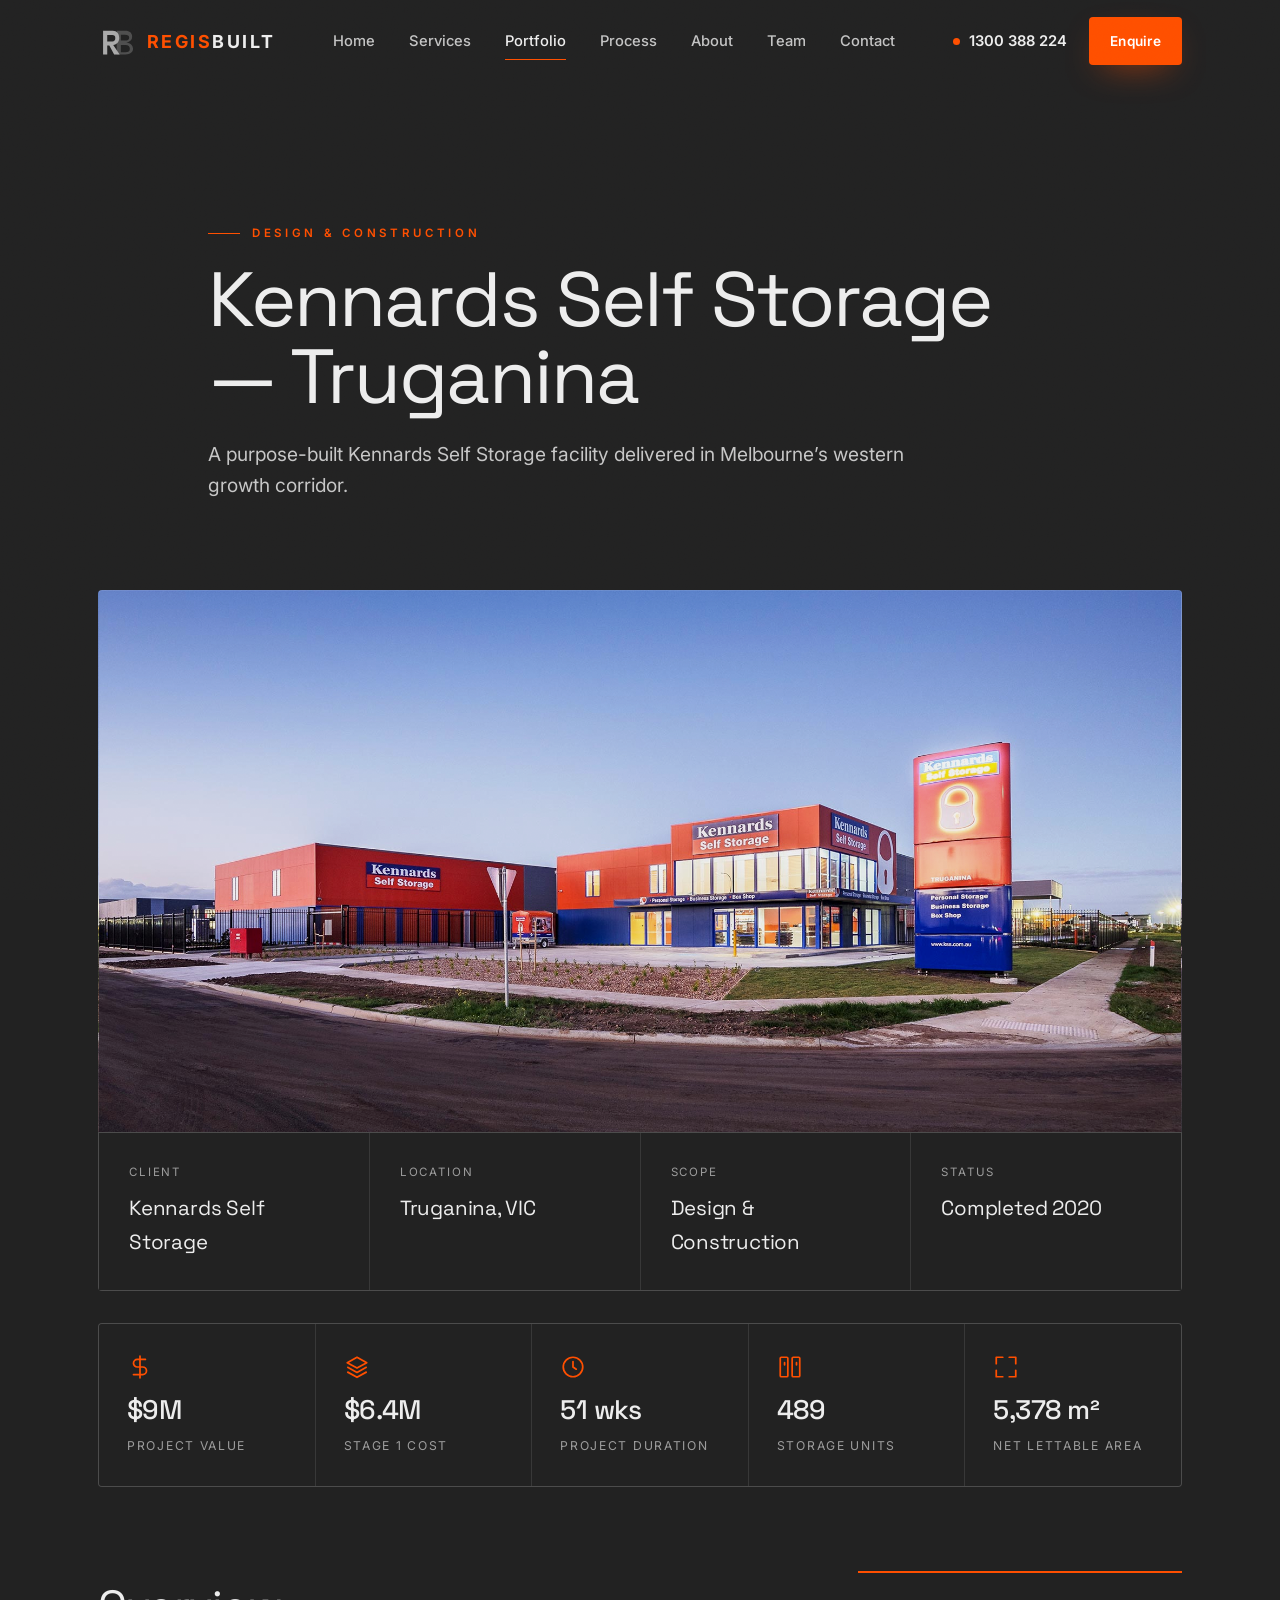
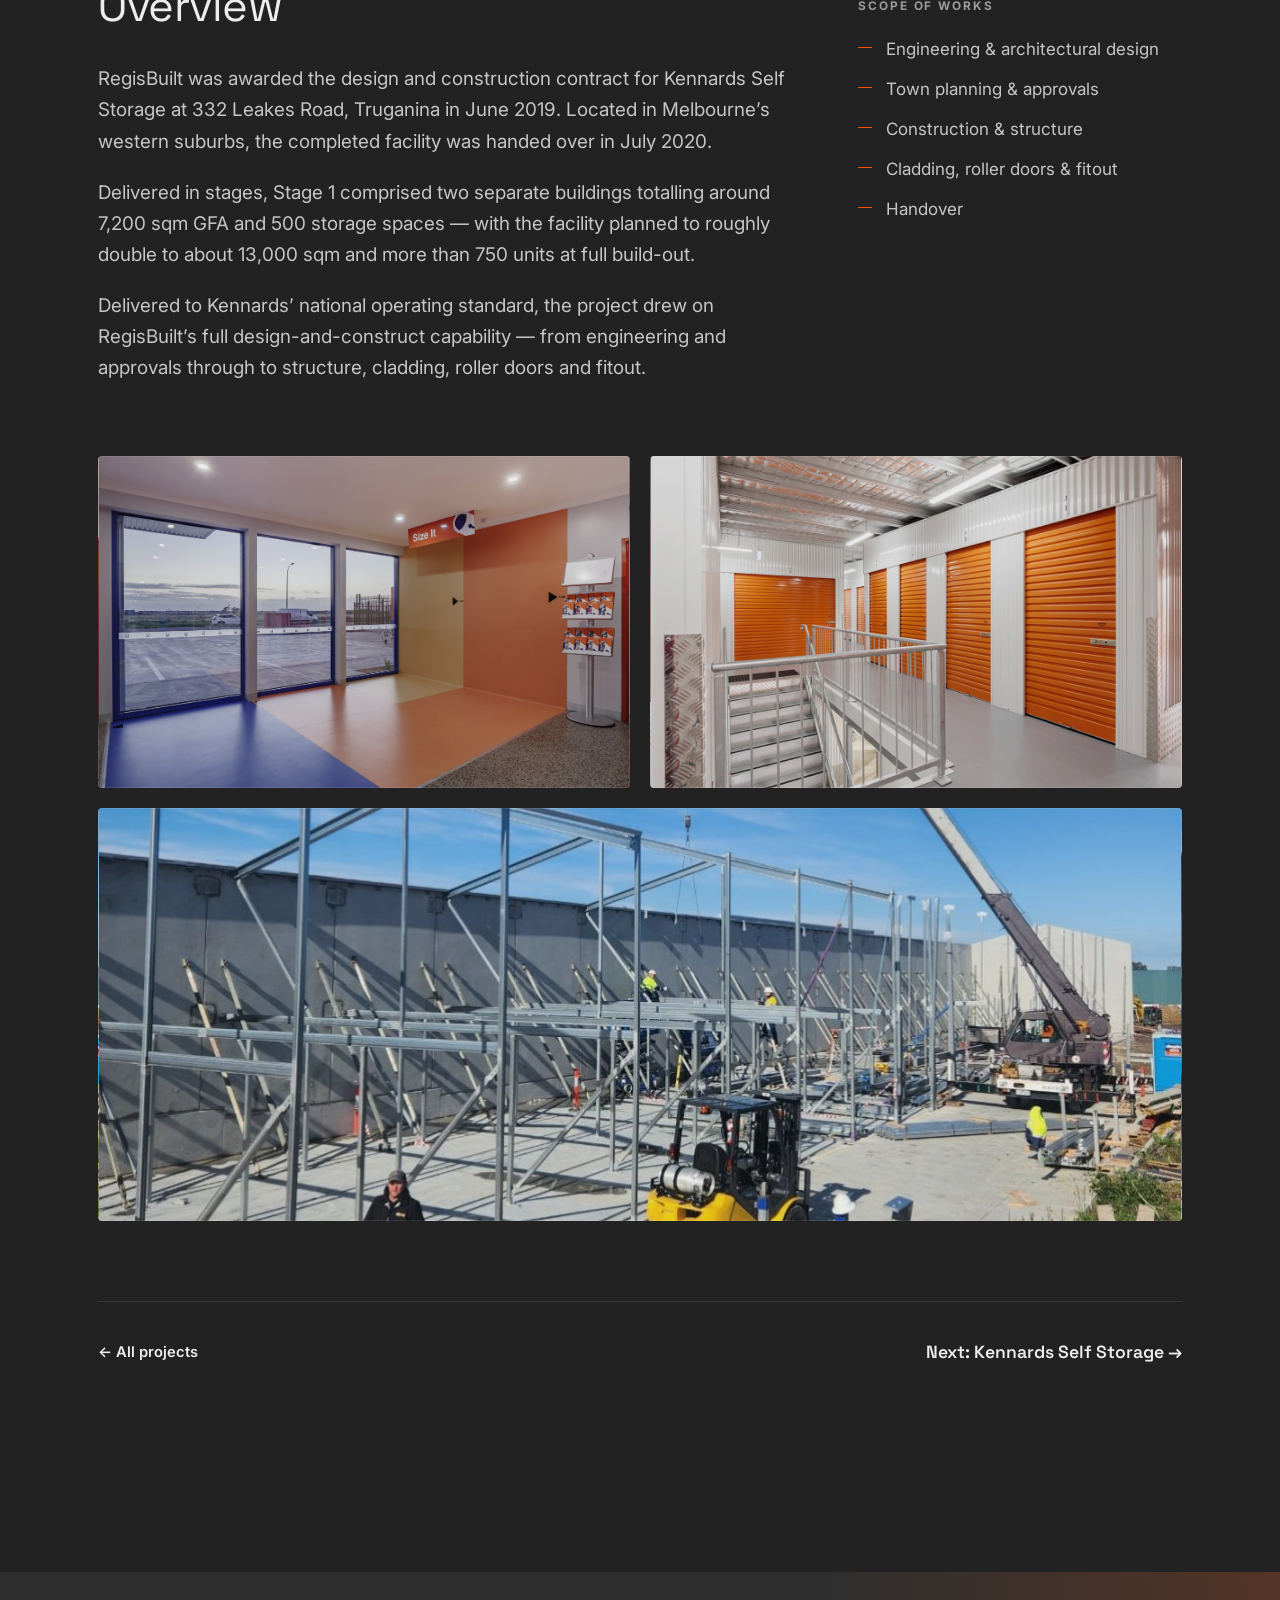
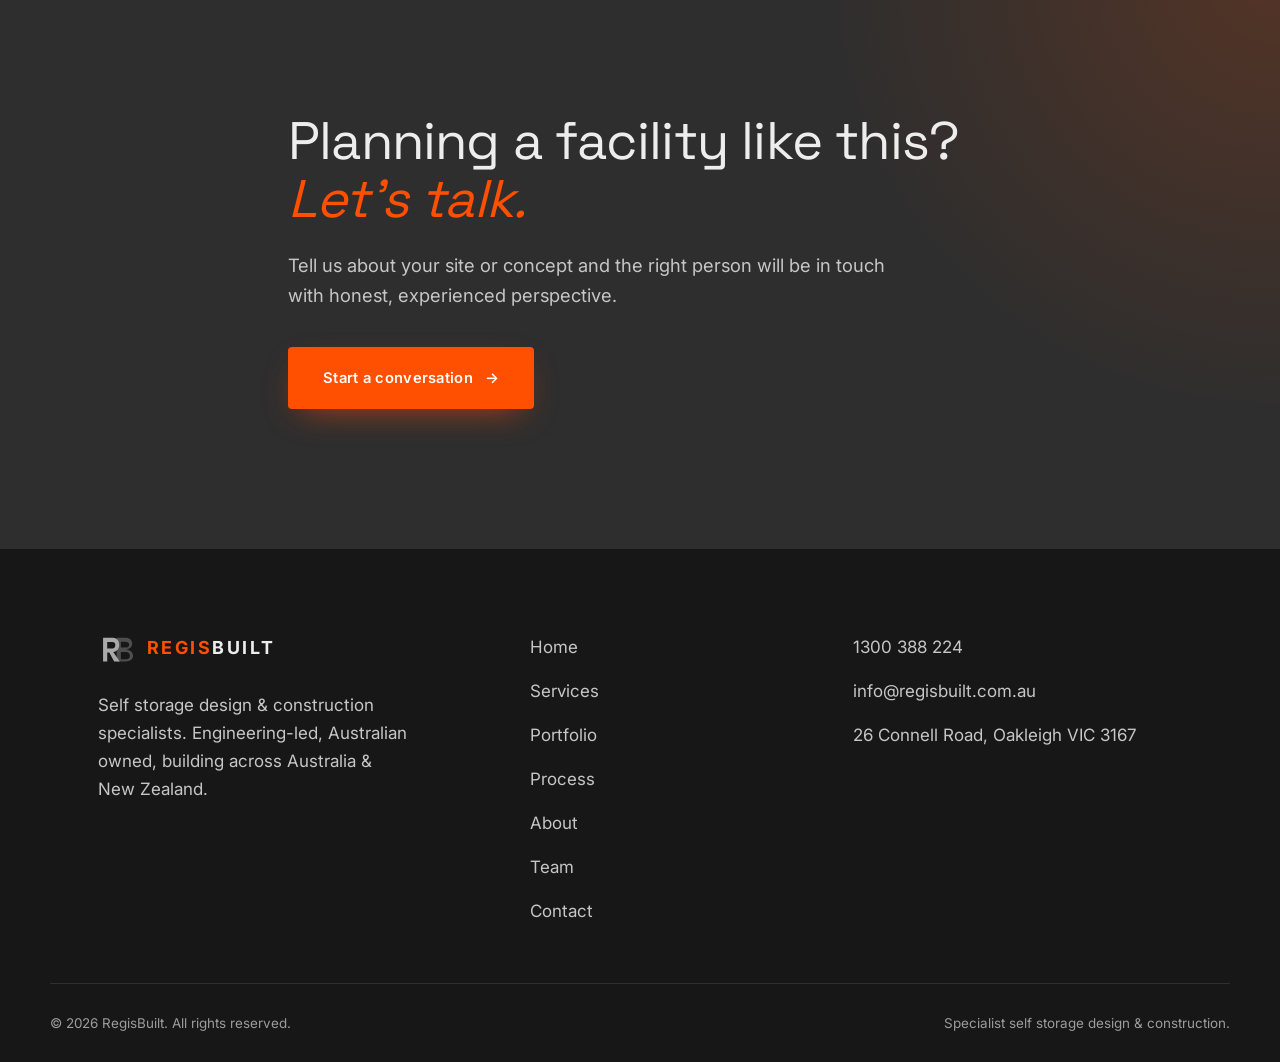
<file: projects/kennards-truganina.html>
<!DOCTYPE html>
<html lang="en-AU">
<head>
  <meta charset="UTF-8" />
  <meta name="viewport" content="width=device-width, initial-scale=1.0" />
  <title>Kennards Self Storage — Truganina — RegisBuilt</title>
  <meta name="description" content="A purpose-built Kennards Self Storage facility delivered in Melbourne’s western growth corridor." />
  <meta name="theme-color" content="#222222" />
  <link rel="canonical" href="https://zachblair-maker.github.io/RegisBuilt/projects/kennards-truganina.html" />
  <meta property="og:type" content="article" />
  <meta property="og:site_name" content="RegisBuilt" />
  <meta property="og:title" content="Kennards Self Storage — Truganina — RegisBuilt" />
  <meta property="og:description" content="A purpose-built Kennards Self Storage facility delivered in Melbourne’s western growth corridor." />
  <meta property="og:image" content="https://zachblair-maker.github.io/RegisBuilt/assets/img/projects/kennards-truganina.jpg" />
  <link rel="icon" href="data:image/svg+xml,%3Csvg xmlns='http://www.w3.org/2000/svg' viewBox='0 0 64 64'%3E%3Crect width='64' height='64' rx='8' fill='%23222222'/%3E%3Ctext x='32' y='48' font-family='Georgia,serif' font-size='33' font-weight='700' fill='%23FF4F00' text-anchor='middle'%3ERB%3C/text%3E%3C/svg%3E" />
  <link rel="preconnect" href="https://fonts.googleapis.com" />
  <link rel="preconnect" href="https://fonts.gstatic.com" crossorigin />
  <link href="https://fonts.googleapis.com/css2?family=Space+Grotesk:wght@400;500;600;700&family=Inter:wght@400;500;600;700&display=swap" rel="stylesheet" />
  <link rel="stylesheet" href="../assets/css/styles.css" />
</head>
<body>
  <a class="skip-link" href="#main">Skip to content</a>

  <header class="site-header" id="header">
    <div class="container header__inner">
      <a class="brand" href="../index.html" aria-label="RegisBuilt home">
        <svg class="brand__mark" viewBox="0 0 320 260" aria-hidden="true">
          <g fill-rule="evenodd">
            <path transform="translate(118,14)" d="M44 28H120C156 28 178 48 178 79C178 107 160 124 128 128C162 132 186 152 186 184C186 214 160 232 122 232H44ZM80 62H116C140 62 152 70 152 87C152 104 138 112 116 112H80ZM80 150H120C146 150 158 161 158 184C158 207 144 214 120 214H80Z" fill="#4E4E4E"/>
            <path transform="translate(0,14)" d="M44 28H128C164 28 184 54 184 90C184 122 164 146 132 150L188 232H140L98 156H80V232H44ZM80 64V120H124C142 120 150 108 150 90C150 70 142 64 124 64Z" fill="#A9A9A9"/>
          </g>
        </svg>
        <span class="brand__name"><span class="brand__accent">REGIS</span>BUILT</span>
      </a>
      <nav class="nav" id="nav" aria-label="Primary">
        <a href="../index.html">Home</a>
        <a href="../services.html">Services</a>
        <a href="../portfolio.html" class="is-active">Portfolio</a>
        <a href="../process.html">Process</a>
        <a href="../about.html">About</a>
        <a href="../team.html">Team</a>
        <a href="../contact.html">Contact</a>
      </nav>
      <div class="header__actions">
        <a class="phone-link" href="tel:1300388224"><span class="phone-link__dot"></span>1300 388 224</a>
        <a class="btn btn--primary btn--sm" href="../contact.html">Enquire</a>
      </div>
      <button class="nav-toggle" id="navToggle" aria-label="Open menu" aria-expanded="false" aria-controls="nav">
        <span></span><span></span><span></span>
      </button>
    </div>
  </header>

  <main id="main">
    <section class="case-hero">
      <div class="container case-hero__inner">
        <p class="eyebrow">Design & Construction</p>
        <h1>Kennards Self Storage — Truganina</h1>
        <p class="case-hero__lead">A purpose-built Kennards Self Storage facility delivered in Melbourne’s western growth corridor.</p>
      </div>
      <div class="container">
        <div class="case-hero__media" style="background-image:url('../assets/img/projects/kennards-truganina.jpg')"></div>
      </div>
    </section>

    <section class="section" style="padding-top:0">
      <div class="container">
        <div class="case-facts reveal" data-reveal>
          <div class="case-fact"><div class="case-fact__k">Client</div><div class="case-fact__v">Kennards Self Storage</div></div>
          <div class="case-fact"><div class="case-fact__k">Location</div><div class="case-fact__v">Truganina, VIC</div></div>
          <div class="case-fact"><div class="case-fact__k">Scope</div><div class="case-fact__v">Design & Construction</div></div>
          <div class="case-fact"><div class="case-fact__k">Status</div><div class="case-fact__v">Completed 2020</div></div>
        </div>

        <div class="case-stats reveal" data-reveal>
          <div class="case-stat">
            <span class="case-stat__icon"><svg viewBox="0 0 24 24" fill="none"><path d="M12 2v20M17 5H9.5a3.5 3.5 0 0 0 0 7h5a3.5 3.5 0 0 1 0 7H6" stroke="currentColor" stroke-width="1.6" stroke-linecap="round" stroke-linejoin="round"/></svg></span>
            <span class="case-stat__num"><span data-count="9" data-prefix="$" data-suffix="M">0</span></span>
            <span class="case-stat__label">Project value</span>
          </div>
          <div class="case-stat">
            <span class="case-stat__icon"><svg viewBox="0 0 24 24" fill="none"><path d="M12 3l9 5-9 5-9-5 9-5z" stroke="currentColor" stroke-width="1.6" stroke-linejoin="round"/><path d="M3 12l9 5 9-5M3 16.5l9 5 9-5" stroke="currentColor" stroke-width="1.6" stroke-linejoin="round"/></svg></span>
            <span class="case-stat__num"><span data-count="6.5" data-decimals="1" data-prefix="$" data-suffix="M">0</span></span>
            <span class="case-stat__label">Stage 1 cost</span>
          </div>
          <div class="case-stat">
            <span class="case-stat__icon"><svg viewBox="0 0 24 24" fill="none"><circle cx="12" cy="12" r="9" stroke="currentColor" stroke-width="1.6"/><path d="M12 7v5l3 2" stroke="currentColor" stroke-width="1.6" stroke-linecap="round" stroke-linejoin="round"/></svg></span>
            <span class="case-stat__num"><span data-count="52" data-prefix="" data-suffix=" wks">0</span></span>
            <span class="case-stat__label">Project duration</span>
          </div>
          <div class="case-stat">
            <span class="case-stat__icon"><svg viewBox="0 0 24 24" fill="none"><rect x="3" y="3" width="7" height="18" rx="1" stroke="currentColor" stroke-width="1.6"/><rect x="14" y="3" width="7" height="18" rx="1" stroke="currentColor" stroke-width="1.6"/><path d="M7 8v2M18 8v2" stroke="currentColor" stroke-width="1.6" stroke-linecap="round"/></svg></span>
            <span class="case-stat__num"><span data-count="500" data-prefix="" data-suffix="">0</span></span>
            <span class="case-stat__label">Storage units</span>
          </div>
          <div class="case-stat">
            <span class="case-stat__icon"><svg viewBox="0 0 24 24" fill="none"><path d="M3 9V3h6M21 9V3h-6M3 15v6h6M21 15v6h-6" stroke="currentColor" stroke-width="1.6" stroke-linecap="round" stroke-linejoin="round"/></svg></span>
            <span class="case-stat__num"><span data-count="5500" data-prefix="" data-suffix=" m²">0</span></span>
            <span class="case-stat__label">Net lettable area</span>
          </div>
        </div>

        <div class="case-layout" style="margin-top:clamp(48px,7vw,84px)">
          <div class="reveal" data-reveal>
            <h2>Overview</h2>
            <p>RegisBuilt was awarded the design and construction contract for Kennards Self Storage at 332 Leakes Road, Truganina in June 2019. Located in Melbourne’s western suburbs, the completed facility was handed over in July 2020.</p>
            <p>Delivered in stages, Stage 1 comprised two separate buildings totalling around 7,200&nbsp;sqm GFA and 500 storage spaces — with the facility planned to roughly double to about 13,000&nbsp;sqm and more than 750 units at full build-out.</p>
            <p>Delivered to Kennards’ national operating standard, the project drew on RegisBuilt’s full design-and-construct capability — from engineering and approvals through to structure, cladding, roller doors and fitout.</p>
          </div>
          <aside class="case-aside reveal" data-reveal>
            <h3>Scope of works</h3>
            <ul>
            <li>Engineering & architectural design</li>
            <li>Town planning & approvals</li>
            <li>Construction & structure</li>
            <li>Cladding, roller doors & fitout</li>
            <li>Handover</li>
            </ul>
          </aside>
        </div>

        <div class="case-gallery reveal" data-reveal>
          <div style="background-image:url('../assets/img/projects/gallery-1.jpg')"></div>
          <div style="background-image:url('../assets/img/projects/gallery-2.jpg')"></div>
          <div class="span-2" style="background-image:url('../assets/img/projects/gallery-3.jpg')"></div>
        </div>

        <div class="case-nav">
          <a href="../portfolio.html">&larr; All projects</a>
          <a class="next" href="kennards-cranbourne.html">Next: Kennards Self Storage &rarr;</a>
        </div>
      </div>
    </section>

    <section class="cta-band">
      <div class="container cta-band__inner reveal" data-reveal>
        <h2>Planning a facility like this? <em>Let's talk.</em></h2>
        <p>Tell us about your site or concept and the right person will be in touch with honest, experienced perspective.</p>
        <a class="btn btn--primary btn--lg" href="../contact.html">Start a conversation<span class="btn__arrow">&rarr;</span></a>
      </div>
    </section>
  </main>

  <footer class="site-footer">
    <div class="container footer__inner">
      <div class="footer__brand">
        <a class="brand" href="../index.html" aria-label="RegisBuilt home">
          <svg class="brand__mark" viewBox="0 0 320 260" aria-hidden="true">
          <g fill-rule="evenodd">
            <path transform="translate(118,14)" d="M44 28H120C156 28 178 48 178 79C178 107 160 124 128 128C162 132 186 152 186 184C186 214 160 232 122 232H44ZM80 62H116C140 62 152 70 152 87C152 104 138 112 116 112H80ZM80 150H120C146 150 158 161 158 184C158 207 144 214 120 214H80Z" fill="#4E4E4E"/>
            <path transform="translate(0,14)" d="M44 28H128C164 28 184 54 184 90C184 122 164 146 132 150L188 232H140L98 156H80V232H44ZM80 64V120H124C142 120 150 108 150 90C150 70 142 64 124 64Z" fill="#A9A9A9"/>
          </g>
        </svg>
          <span class="brand__name"><span class="brand__accent">REGIS</span>BUILT</span>
        </a>
        <p class="footer__tag">Self storage design &amp; construction specialists. Engineering-led, Australian owned, building across Australia &amp; New Zealand.</p>
      </div>
      <nav class="footer__nav" aria-label="Footer">
        <a href="../index.html">Home</a>
        <a href="../services.html">Services</a>
        <a href="../portfolio.html">Portfolio</a>
        <a href="../process.html">Process</a>
        <a href="../about.html">About</a>
        <a href="../team.html">Team</a>
        <a href="../contact.html">Contact</a>
      </nav>
      <div class="footer__contact">
        <a href="tel:1300388224">1300 388 224</a>
        <a href="mailto:info@regisbuilt.com.au">info@regisbuilt.com.au</a>
        <span>26 Connell Road, Oakleigh VIC 3167</span>
      </div>
    </div>
    <div class="container footer__bar">
      <span>&copy; <span id="year">2026</span> RegisBuilt. All rights reserved.</span>
      <span>Specialist self storage design &amp; construction.</span>
    </div>
  </footer>

  <script src="../assets/js/main.js" defer></script>
</body>
</html>
</file>
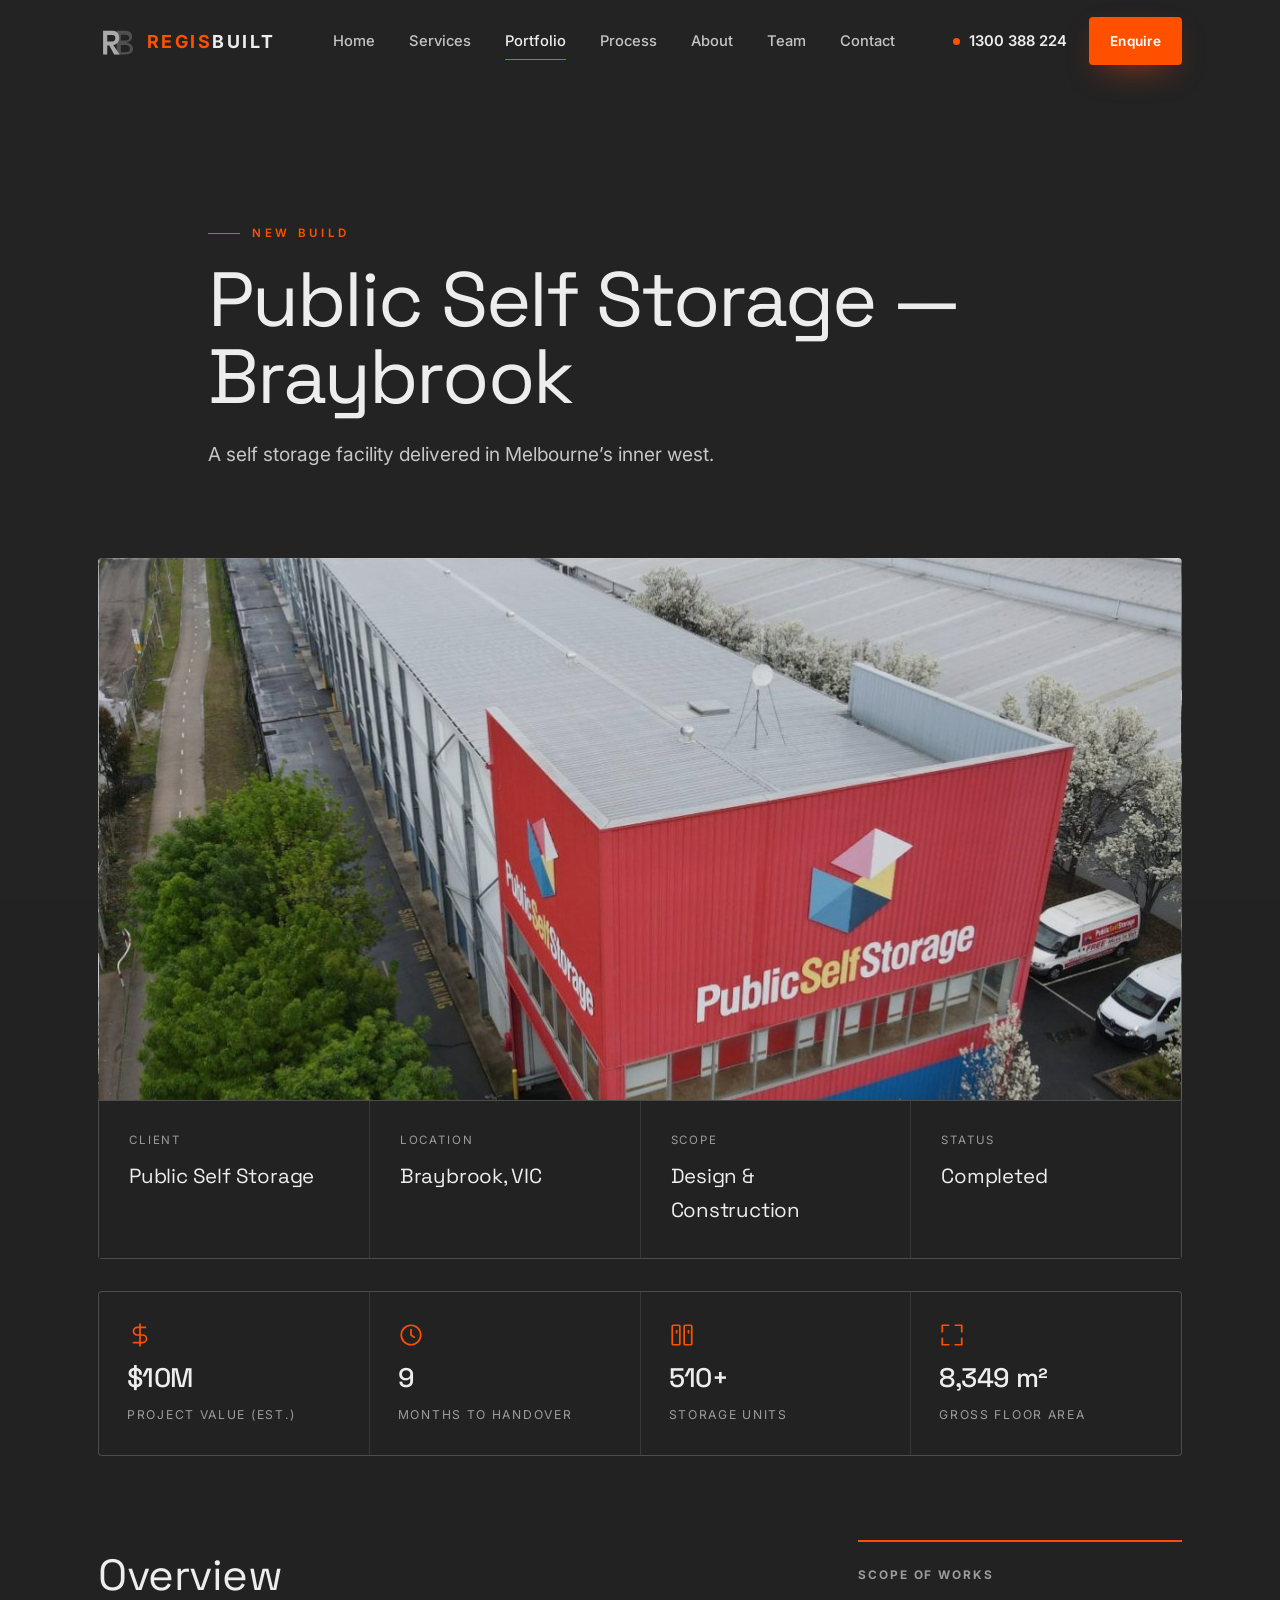
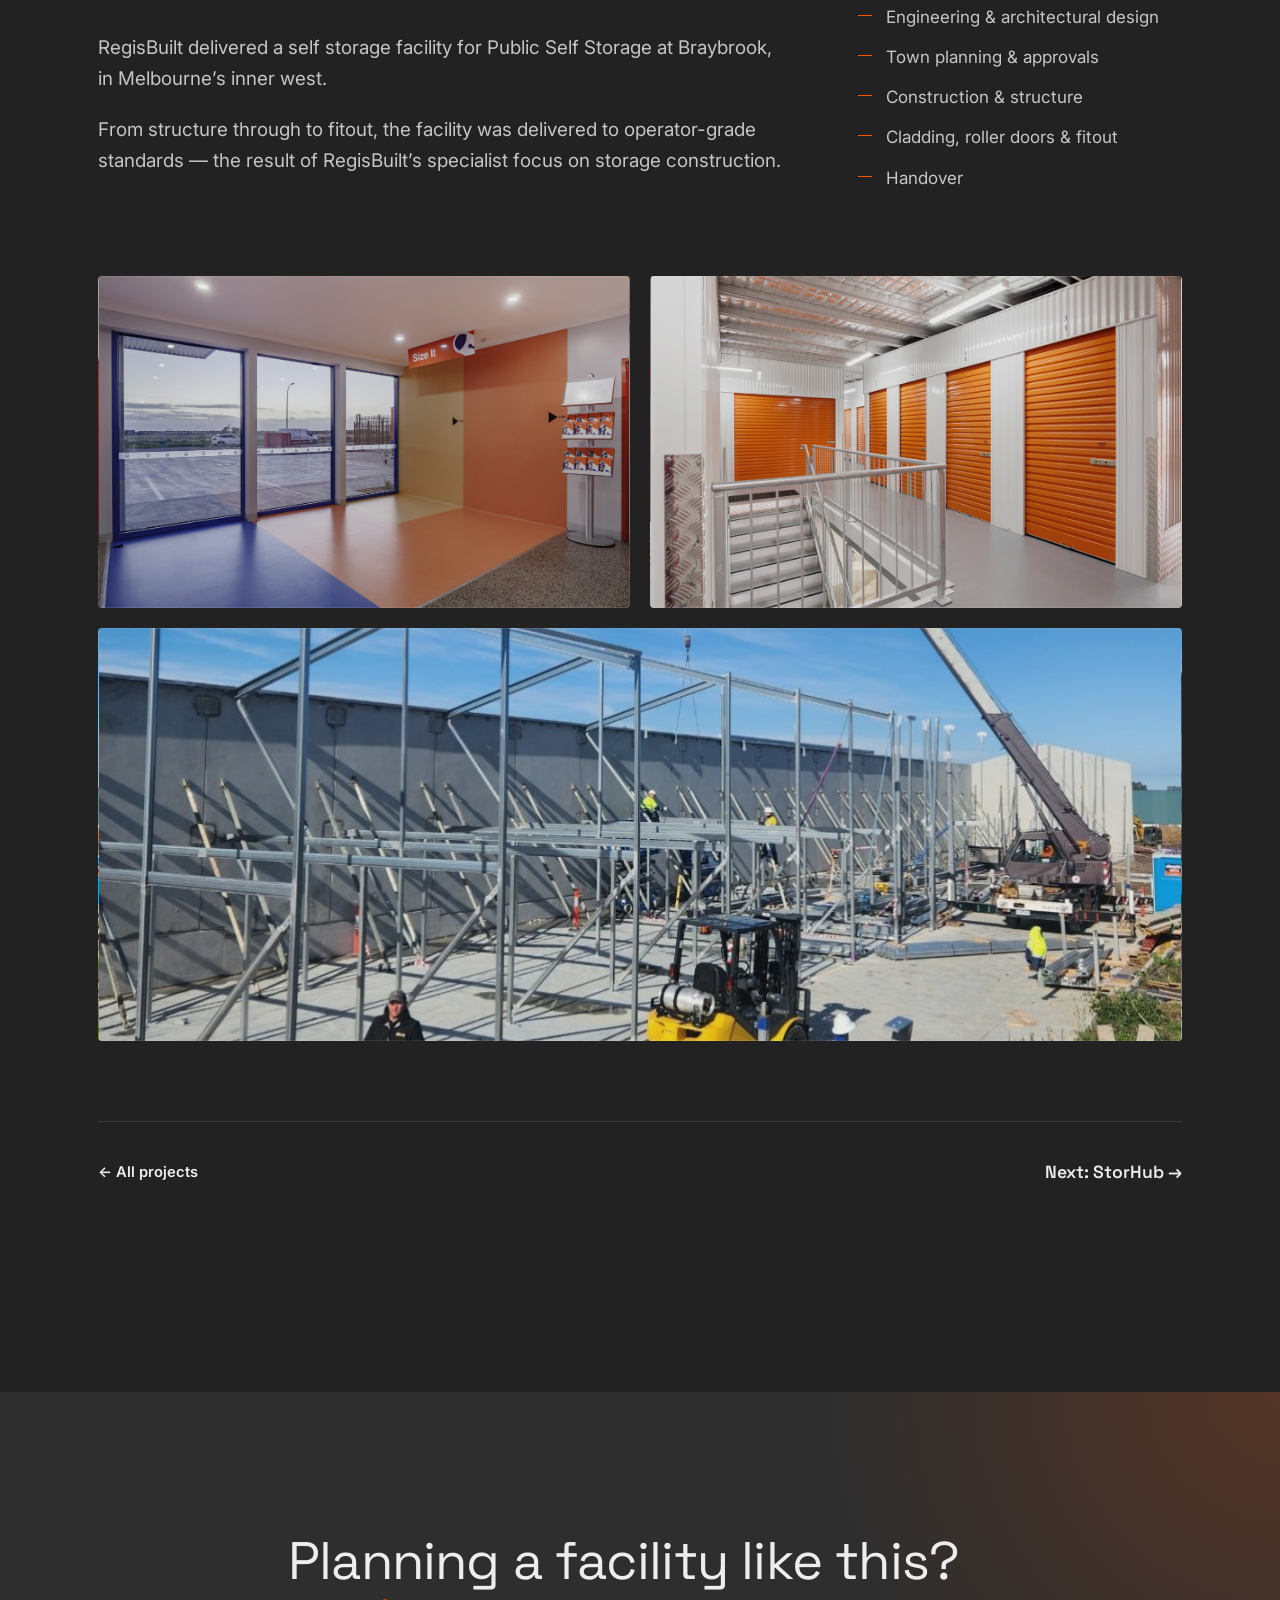
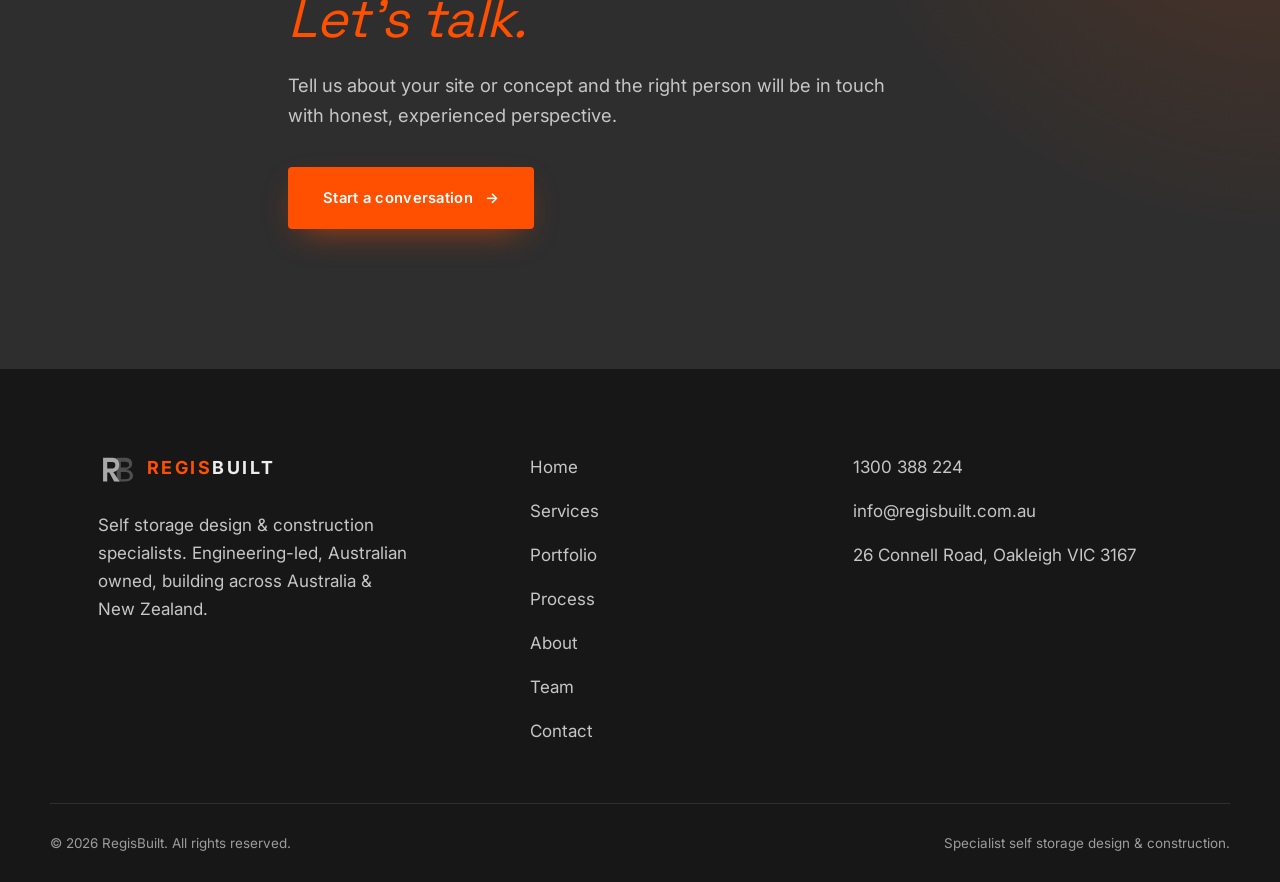
<file: projects/public-self-storage-braybrook.html>
<!DOCTYPE html>
<html lang="en-AU">
<head>
  <meta charset="UTF-8" />
  <meta name="viewport" content="width=device-width, initial-scale=1.0" />
  <title>Public Self Storage — Braybrook — RegisBuilt</title>
  <meta name="description" content="A self storage facility delivered in Melbourne’s inner west." />
  <meta name="theme-color" content="#222222" />
  <link rel="canonical" href="https://zachblair-maker.github.io/RegisBuilt/projects/public-self-storage-braybrook.html" />
  <meta property="og:type" content="article" />
  <meta property="og:site_name" content="RegisBuilt" />
  <meta property="og:title" content="Public Self Storage — Braybrook — RegisBuilt" />
  <meta property="og:description" content="A self storage facility delivered in Melbourne’s inner west." />
  <meta property="og:image" content="https://zachblair-maker.github.io/RegisBuilt/assets/img/projects/public-self-storage-braybrook.jpg" />
  <link rel="icon" href="data:image/svg+xml,%3Csvg xmlns='http://www.w3.org/2000/svg' viewBox='0 0 64 64'%3E%3Crect width='64' height='64' rx='8' fill='%23222222'/%3E%3Ctext x='32' y='48' font-family='Georgia,serif' font-size='33' font-weight='700' fill='%23FF4F00' text-anchor='middle'%3ERB%3C/text%3E%3C/svg%3E" />
  <link rel="preconnect" href="https://fonts.googleapis.com" />
  <link rel="preconnect" href="https://fonts.gstatic.com" crossorigin />
  <link href="https://fonts.googleapis.com/css2?family=Space+Grotesk:wght@400;500;600;700&family=Inter:wght@400;500;600;700&display=swap" rel="stylesheet" />
  <link rel="stylesheet" href="../assets/css/styles.css" />
</head>
<body>
  <a class="skip-link" href="#main">Skip to content</a>

  <header class="site-header" id="header">
    <div class="container header__inner">
      <a class="brand" href="../index.html" aria-label="RegisBuilt home">
        <svg class="brand__mark" viewBox="0 0 320 260" aria-hidden="true">
          <g fill-rule="evenodd">
            <path transform="translate(118,14)" d="M44 28H120C156 28 178 48 178 79C178 107 160 124 128 128C162 132 186 152 186 184C186 214 160 232 122 232H44ZM80 62H116C140 62 152 70 152 87C152 104 138 112 116 112H80ZM80 150H120C146 150 158 161 158 184C158 207 144 214 120 214H80Z" fill="#4E4E4E"/>
            <path transform="translate(0,14)" d="M44 28H128C164 28 184 54 184 90C184 122 164 146 132 150L188 232H140L98 156H80V232H44ZM80 64V120H124C142 120 150 108 150 90C150 70 142 64 124 64Z" fill="#A9A9A9"/>
          </g>
        </svg>
        <span class="brand__name"><span class="brand__accent">REGIS</span>BUILT</span>
      </a>
      <nav class="nav" id="nav" aria-label="Primary">
        <a href="../index.html">Home</a>
        <a href="../services.html">Services</a>
        <a href="../portfolio.html" class="is-active">Portfolio</a>
        <a href="../process.html">Process</a>
        <a href="../about.html">About</a>
        <a href="../team.html">Team</a>
        <a href="../contact.html">Contact</a>
      </nav>
      <div class="header__actions">
        <a class="phone-link" href="tel:1300388224"><span class="phone-link__dot"></span>1300 388 224</a>
        <a class="btn btn--primary btn--sm" href="../contact.html">Enquire</a>
      </div>
      <button class="nav-toggle" id="navToggle" aria-label="Open menu" aria-expanded="false" aria-controls="nav">
        <span></span><span></span><span></span>
      </button>
    </div>
  </header>

  <main id="main">
    <section class="case-hero">
      <div class="container case-hero__inner">
        <p class="eyebrow">New Build</p>
        <h1>Public Self Storage — Braybrook</h1>
        <p class="case-hero__lead">A self storage facility delivered in Melbourne’s inner west.</p>
      </div>
      <div class="container">
        <div class="case-hero__media" style="background-image:url('../assets/img/projects/public-self-storage-braybrook.jpg')"></div>
      </div>
    </section>

    <section class="section" style="padding-top:0">
      <div class="container">
        <div class="case-facts reveal" data-reveal>
          <div class="case-fact"><div class="case-fact__k">Client</div><div class="case-fact__v">Public Self Storage</div></div>
          <div class="case-fact"><div class="case-fact__k">Location</div><div class="case-fact__v">Braybrook, VIC</div></div>
          <div class="case-fact"><div class="case-fact__k">Scope</div><div class="case-fact__v">Design & Construction</div></div>
          <div class="case-fact"><div class="case-fact__k">Status</div><div class="case-fact__v">Completed</div></div>
        </div>

        <div class="case-stats reveal" data-reveal>
          <div class="case-stat">
            <span class="case-stat__icon"><svg viewBox="0 0 24 24" fill="none"><path d="M12 2v20M17 5H9.5a3.5 3.5 0 0 0 0 7h5a3.5 3.5 0 0 1 0 7H6" stroke="currentColor" stroke-width="1.6" stroke-linecap="round" stroke-linejoin="round"/></svg></span>
            <span class="case-stat__num"><span data-count="11" data-prefix="$" data-suffix="M">0</span></span>
            <span class="case-stat__label">Project value (est.)</span>
          </div>
          <div class="case-stat">
            <span class="case-stat__icon"><svg viewBox="0 0 24 24" fill="none"><circle cx="12" cy="12" r="9" stroke="currentColor" stroke-width="1.6"/><path d="M12 7v5l3 2" stroke="currentColor" stroke-width="1.6" stroke-linecap="round" stroke-linejoin="round"/></svg></span>
            <span class="case-stat__num"><span data-count="10" data-prefix="" data-suffix="">0</span></span>
            <span class="case-stat__label">Months to handover</span>
          </div>
          <div class="case-stat">
            <span class="case-stat__icon"><svg viewBox="0 0 24 24" fill="none"><rect x="3" y="3" width="7" height="18" rx="1" stroke="currentColor" stroke-width="1.6"/><rect x="14" y="3" width="7" height="18" rx="1" stroke="currentColor" stroke-width="1.6"/><path d="M7 8v2M18 8v2" stroke="currentColor" stroke-width="1.6" stroke-linecap="round"/></svg></span>
            <span class="case-stat__num"><span data-count="550" data-prefix="" data-suffix="+">0</span></span>
            <span class="case-stat__label">Storage units</span>
          </div>
          <div class="case-stat">
            <span class="case-stat__icon"><svg viewBox="0 0 24 24" fill="none"><path d="M3 9V3h6M21 9V3h-6M3 15v6h6M21 15v6h-6" stroke="currentColor" stroke-width="1.6" stroke-linecap="round" stroke-linejoin="round"/></svg></span>
            <span class="case-stat__num"><span data-count="9000" data-prefix="" data-suffix=" m²">0</span></span>
            <span class="case-stat__label">Gross floor area</span>
          </div>
        </div>

        <div class="case-layout" style="margin-top:clamp(48px,7vw,84px)">
          <div class="reveal" data-reveal>
            <h2>Overview</h2>
            <p>RegisBuilt delivered a self storage facility for Public Self Storage at Braybrook, in Melbourne’s inner west.</p>
            <p>From structure through to fitout, the facility was delivered to operator-grade standards — the result of RegisBuilt’s specialist focus on storage construction.</p>
          </div>
          <aside class="case-aside reveal" data-reveal>
            <h3>Scope of works</h3>
            <ul>
            <li>Engineering & architectural design</li>
            <li>Town planning & approvals</li>
            <li>Construction & structure</li>
            <li>Cladding, roller doors & fitout</li>
            <li>Handover</li>
            </ul>
          </aside>
        </div>

        <div class="case-gallery reveal" data-reveal>
          <div style="background-image:url('../assets/img/projects/gallery-1.jpg')"></div>
          <div style="background-image:url('../assets/img/projects/gallery-2.jpg')"></div>
          <div class="span-2" style="background-image:url('../assets/img/projects/gallery-3.jpg')"></div>
        </div>

        <div class="case-nav">
          <a href="../portfolio.html">&larr; All projects</a>
          <a class="next" href="storhub-north-lakes.html">Next: StorHub &rarr;</a>
        </div>
      </div>
    </section>

    <section class="cta-band">
      <div class="container cta-band__inner reveal" data-reveal>
        <h2>Planning a facility like this? <em>Let's talk.</em></h2>
        <p>Tell us about your site or concept and the right person will be in touch with honest, experienced perspective.</p>
        <a class="btn btn--primary btn--lg" href="../contact.html">Start a conversation<span class="btn__arrow">&rarr;</span></a>
      </div>
    </section>
  </main>

  <footer class="site-footer">
    <div class="container footer__inner">
      <div class="footer__brand">
        <a class="brand" href="../index.html" aria-label="RegisBuilt home">
          <svg class="brand__mark" viewBox="0 0 320 260" aria-hidden="true">
          <g fill-rule="evenodd">
            <path transform="translate(118,14)" d="M44 28H120C156 28 178 48 178 79C178 107 160 124 128 128C162 132 186 152 186 184C186 214 160 232 122 232H44ZM80 62H116C140 62 152 70 152 87C152 104 138 112 116 112H80ZM80 150H120C146 150 158 161 158 184C158 207 144 214 120 214H80Z" fill="#4E4E4E"/>
            <path transform="translate(0,14)" d="M44 28H128C164 28 184 54 184 90C184 122 164 146 132 150L188 232H140L98 156H80V232H44ZM80 64V120H124C142 120 150 108 150 90C150 70 142 64 124 64Z" fill="#A9A9A9"/>
          </g>
        </svg>
          <span class="brand__name"><span class="brand__accent">REGIS</span>BUILT</span>
        </a>
        <p class="footer__tag">Self storage design &amp; construction specialists. Engineering-led, Australian owned, building across Australia &amp; New Zealand.</p>
      </div>
      <nav class="footer__nav" aria-label="Footer">
        <a href="../index.html">Home</a>
        <a href="../services.html">Services</a>
        <a href="../portfolio.html">Portfolio</a>
        <a href="../process.html">Process</a>
        <a href="../about.html">About</a>
        <a href="../team.html">Team</a>
        <a href="../contact.html">Contact</a>
      </nav>
      <div class="footer__contact">
        <a href="tel:1300388224">1300 388 224</a>
        <a href="mailto:info@regisbuilt.com.au">info@regisbuilt.com.au</a>
        <span>26 Connell Road, Oakleigh VIC 3167</span>
      </div>
    </div>
    <div class="container footer__bar">
      <span>&copy; <span id="year">2026</span> RegisBuilt. All rights reserved.</span>
      <span>Specialist self storage design &amp; construction.</span>
    </div>
  </footer>

  <script src="../assets/js/main.js" defer></script>
</body>
</html>
</file>
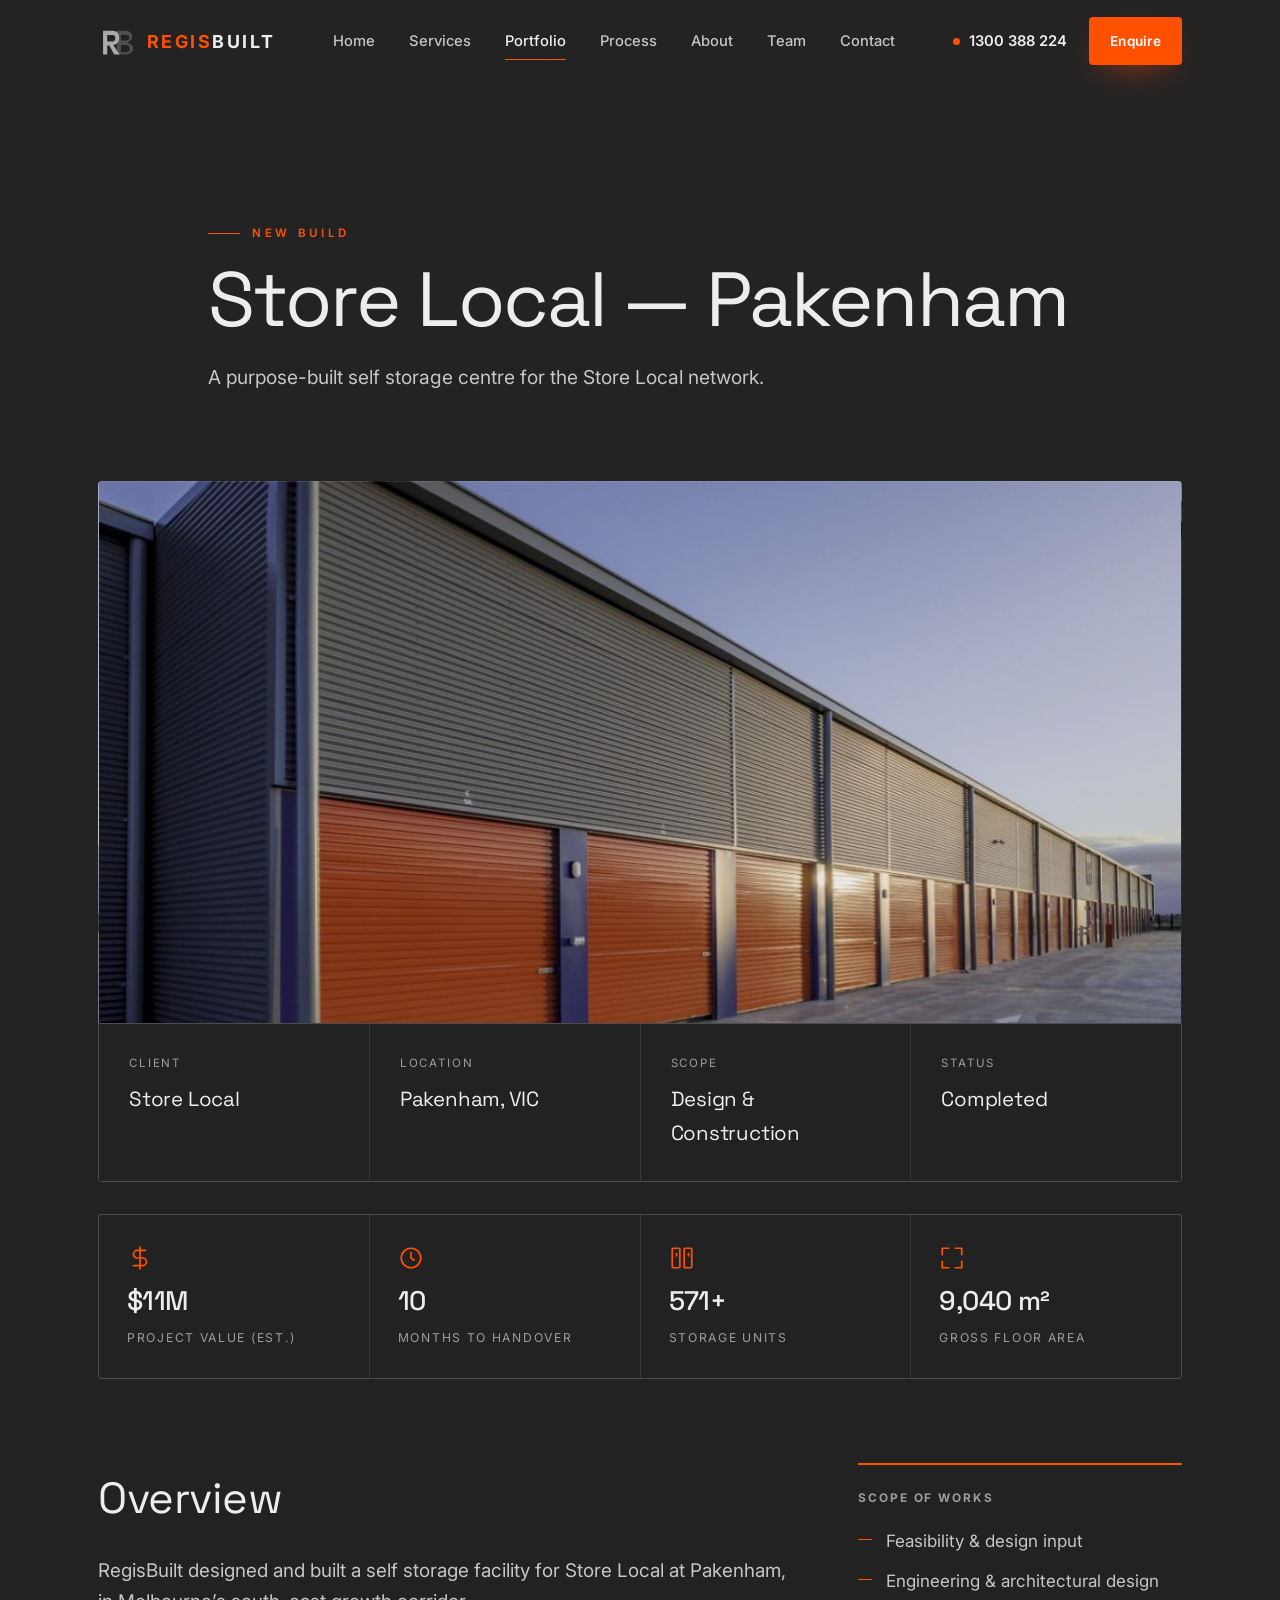
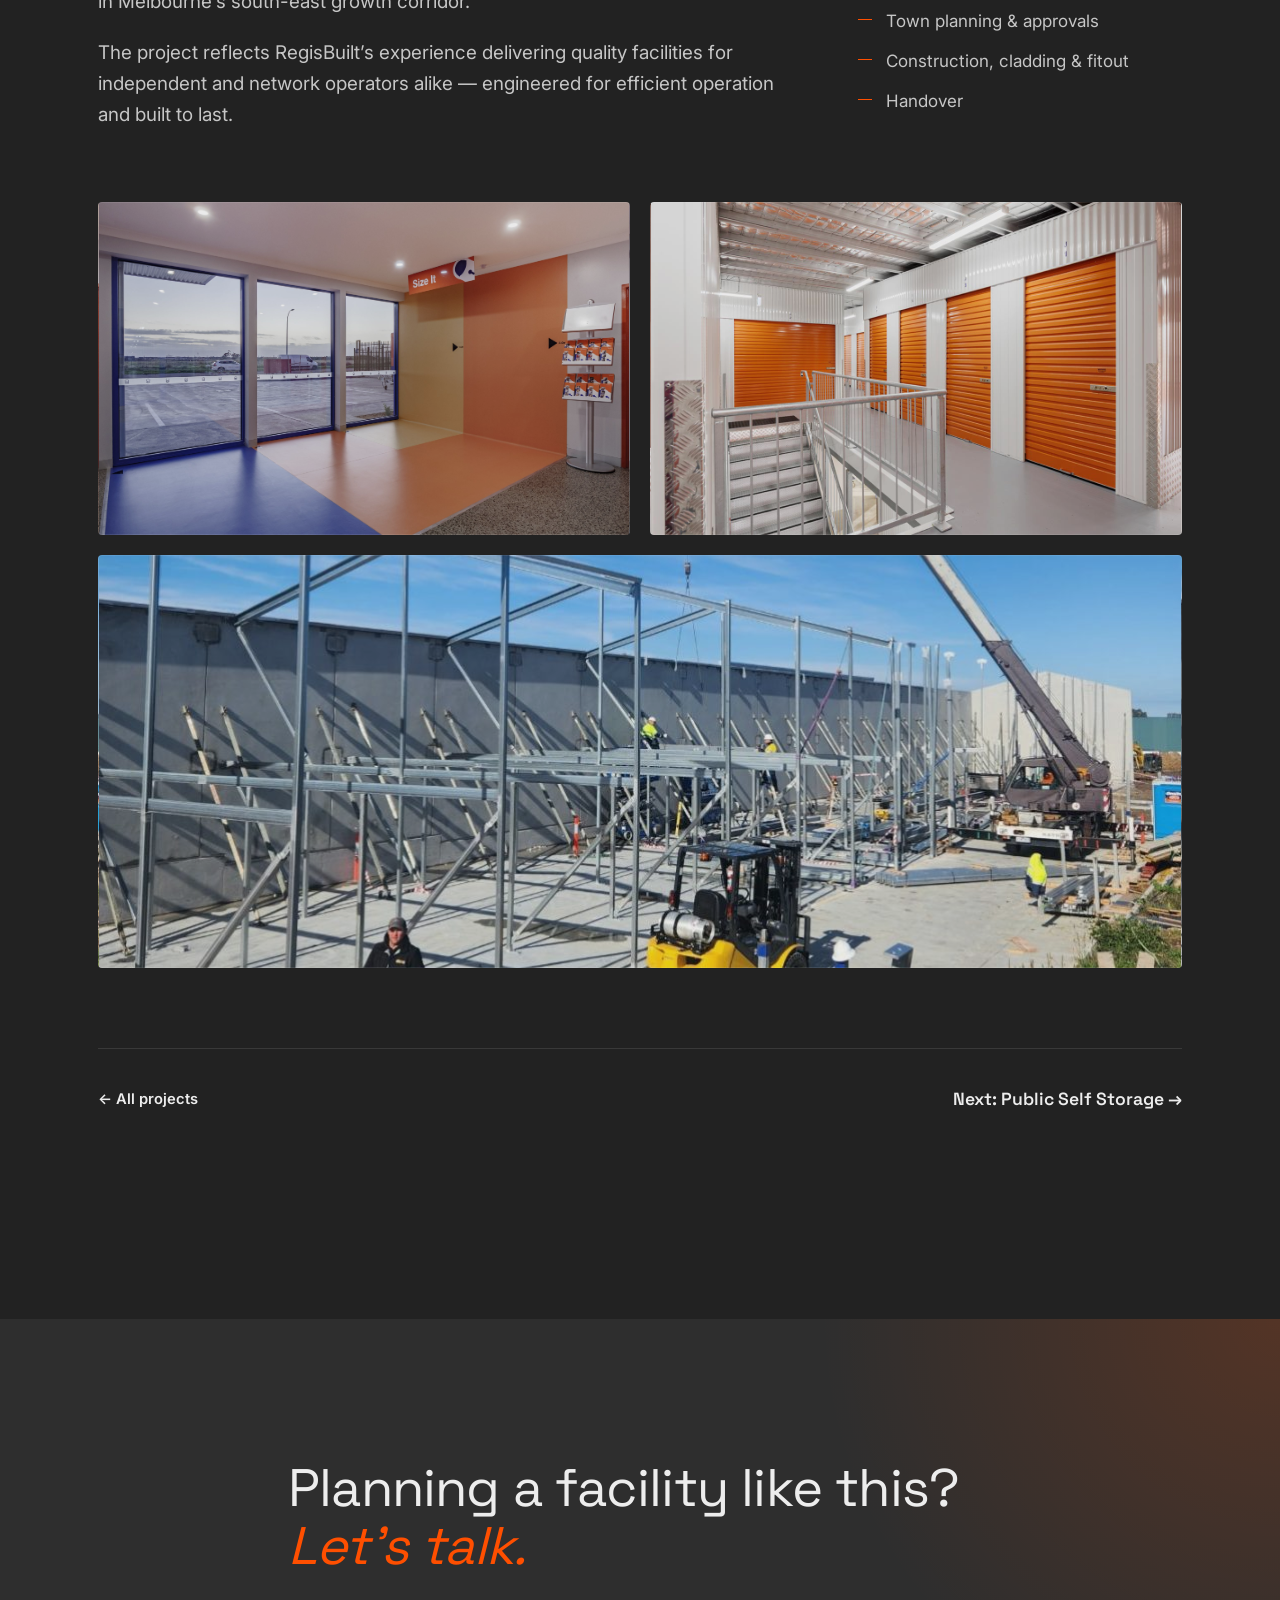
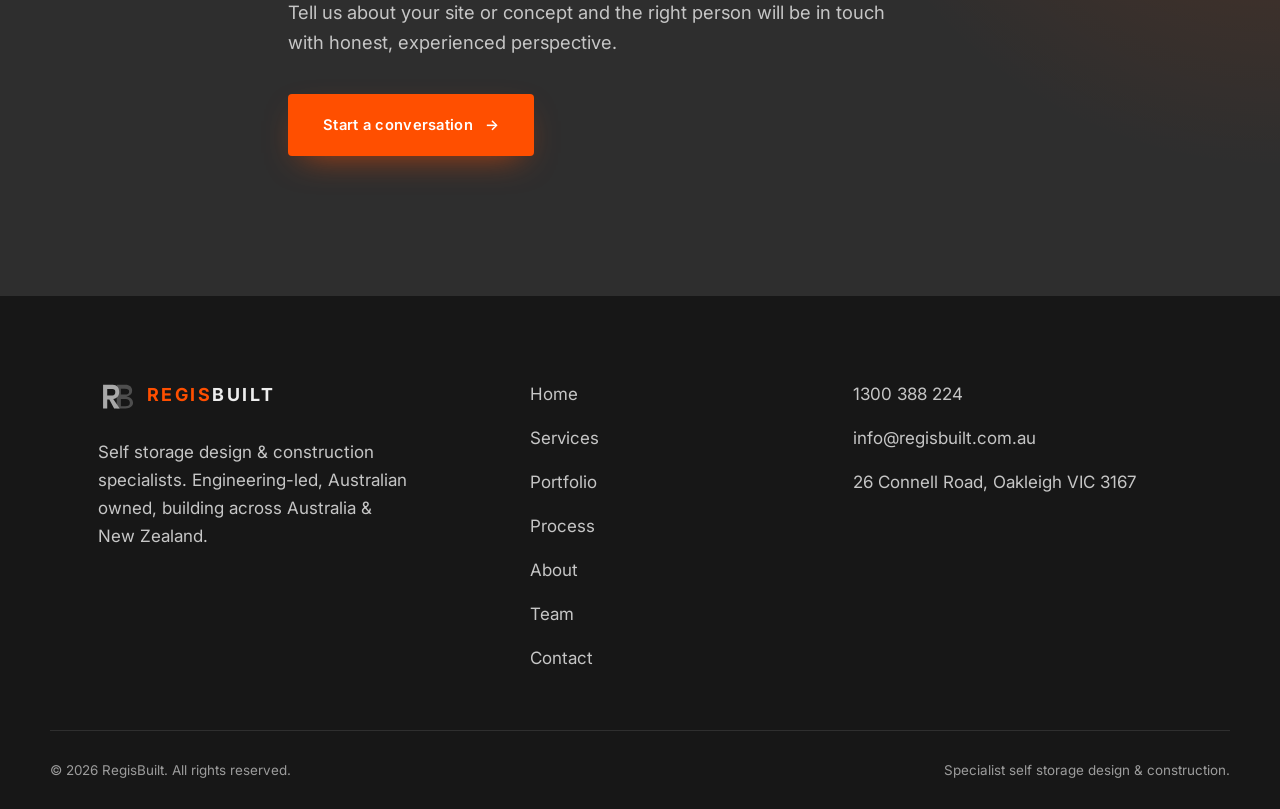
<file: projects/store-local-pakenham.html>
<!DOCTYPE html>
<html lang="en-AU">
<head>
  <meta charset="UTF-8" />
  <meta name="viewport" content="width=device-width, initial-scale=1.0" />
  <title>Store Local — Pakenham — RegisBuilt</title>
  <meta name="description" content="A purpose-built self storage centre for the Store Local network." />
  <meta name="theme-color" content="#222222" />
  <link rel="canonical" href="https://zachblair-maker.github.io/RegisBuilt/projects/store-local-pakenham.html" />
  <meta property="og:type" content="article" />
  <meta property="og:site_name" content="RegisBuilt" />
  <meta property="og:title" content="Store Local — Pakenham — RegisBuilt" />
  <meta property="og:description" content="A purpose-built self storage centre for the Store Local network." />
  <meta property="og:image" content="https://zachblair-maker.github.io/RegisBuilt/assets/img/projects/store-local-pakenham.jpg" />
  <link rel="icon" href="data:image/svg+xml,%3Csvg xmlns='http://www.w3.org/2000/svg' viewBox='0 0 64 64'%3E%3Crect width='64' height='64' rx='8' fill='%23222222'/%3E%3Ctext x='32' y='48' font-family='Georgia,serif' font-size='33' font-weight='700' fill='%23FF4F00' text-anchor='middle'%3ERB%3C/text%3E%3C/svg%3E" />
  <link rel="preconnect" href="https://fonts.googleapis.com" />
  <link rel="preconnect" href="https://fonts.gstatic.com" crossorigin />
  <link href="https://fonts.googleapis.com/css2?family=Space+Grotesk:wght@400;500;600;700&family=Inter:wght@400;500;600;700&display=swap" rel="stylesheet" />
  <link rel="stylesheet" href="../assets/css/styles.css" />
</head>
<body>
  <a class="skip-link" href="#main">Skip to content</a>

  <header class="site-header" id="header">
    <div class="container header__inner">
      <a class="brand" href="../index.html" aria-label="RegisBuilt home">
        <svg class="brand__mark" viewBox="0 0 320 260" aria-hidden="true">
          <g fill-rule="evenodd">
            <path transform="translate(118,14)" d="M44 28H120C156 28 178 48 178 79C178 107 160 124 128 128C162 132 186 152 186 184C186 214 160 232 122 232H44ZM80 62H116C140 62 152 70 152 87C152 104 138 112 116 112H80ZM80 150H120C146 150 158 161 158 184C158 207 144 214 120 214H80Z" fill="#4E4E4E"/>
            <path transform="translate(0,14)" d="M44 28H128C164 28 184 54 184 90C184 122 164 146 132 150L188 232H140L98 156H80V232H44ZM80 64V120H124C142 120 150 108 150 90C150 70 142 64 124 64Z" fill="#A9A9A9"/>
          </g>
        </svg>
        <span class="brand__name"><span class="brand__accent">REGIS</span>BUILT</span>
      </a>
      <nav class="nav" id="nav" aria-label="Primary">
        <a href="../index.html">Home</a>
        <a href="../services.html">Services</a>
        <a href="../portfolio.html" class="is-active">Portfolio</a>
        <a href="../process.html">Process</a>
        <a href="../about.html">About</a>
        <a href="../team.html">Team</a>
        <a href="../contact.html">Contact</a>
      </nav>
      <div class="header__actions">
        <a class="phone-link" href="tel:1300388224"><span class="phone-link__dot"></span>1300 388 224</a>
        <a class="btn btn--primary btn--sm" href="../contact.html">Enquire</a>
      </div>
      <button class="nav-toggle" id="navToggle" aria-label="Open menu" aria-expanded="false" aria-controls="nav">
        <span></span><span></span><span></span>
      </button>
    </div>
  </header>

  <main id="main">
    <section class="case-hero">
      <div class="container case-hero__inner">
        <p class="eyebrow">New Build</p>
        <h1>Store Local — Pakenham</h1>
        <p class="case-hero__lead">A purpose-built self storage centre for the Store Local network.</p>
      </div>
      <div class="container">
        <div class="case-hero__media" style="background-image:url('../assets/img/projects/store-local-pakenham.jpg')"></div>
      </div>
    </section>

    <section class="section" style="padding-top:0">
      <div class="container">
        <div class="case-facts reveal" data-reveal>
          <div class="case-fact"><div class="case-fact__k">Client</div><div class="case-fact__v">Store Local</div></div>
          <div class="case-fact"><div class="case-fact__k">Location</div><div class="case-fact__v">Pakenham, VIC</div></div>
          <div class="case-fact"><div class="case-fact__k">Scope</div><div class="case-fact__v">Design & Construction</div></div>
          <div class="case-fact"><div class="case-fact__k">Status</div><div class="case-fact__v">Completed</div></div>
        </div>

        <div class="case-stats reveal" data-reveal>
          <div class="case-stat">
            <span class="case-stat__icon"><svg viewBox="0 0 24 24" fill="none"><path d="M12 2v20M17 5H9.5a3.5 3.5 0 0 0 0 7h5a3.5 3.5 0 0 1 0 7H6" stroke="currentColor" stroke-width="1.6" stroke-linecap="round" stroke-linejoin="round"/></svg></span>
            <span class="case-stat__num"><span data-count="12" data-prefix="$" data-suffix="M">0</span></span>
            <span class="case-stat__label">Project value (est.)</span>
          </div>
          <div class="case-stat">
            <span class="case-stat__icon"><svg viewBox="0 0 24 24" fill="none"><circle cx="12" cy="12" r="9" stroke="currentColor" stroke-width="1.6"/><path d="M12 7v5l3 2" stroke="currentColor" stroke-width="1.6" stroke-linecap="round" stroke-linejoin="round"/></svg></span>
            <span class="case-stat__num"><span data-count="11" data-prefix="" data-suffix="">0</span></span>
            <span class="case-stat__label">Months to handover</span>
          </div>
          <div class="case-stat">
            <span class="case-stat__icon"><svg viewBox="0 0 24 24" fill="none"><rect x="3" y="3" width="7" height="18" rx="1" stroke="currentColor" stroke-width="1.6"/><rect x="14" y="3" width="7" height="18" rx="1" stroke="currentColor" stroke-width="1.6"/><path d="M7 8v2M18 8v2" stroke="currentColor" stroke-width="1.6" stroke-linecap="round"/></svg></span>
            <span class="case-stat__num"><span data-count="600" data-prefix="" data-suffix="+">0</span></span>
            <span class="case-stat__label">Storage units</span>
          </div>
          <div class="case-stat">
            <span class="case-stat__icon"><svg viewBox="0 0 24 24" fill="none"><path d="M3 9V3h6M21 9V3h-6M3 15v6h6M21 15v6h-6" stroke="currentColor" stroke-width="1.6" stroke-linecap="round" stroke-linejoin="round"/></svg></span>
            <span class="case-stat__num"><span data-count="9500" data-prefix="" data-suffix=" m²">0</span></span>
            <span class="case-stat__label">Gross floor area</span>
          </div>
        </div>

        <div class="case-layout" style="margin-top:clamp(48px,7vw,84px)">
          <div class="reveal" data-reveal>
            <h2>Overview</h2>
            <p>RegisBuilt designed and built a self storage facility for Store Local at Pakenham, in Melbourne’s south-east growth corridor.</p>
            <p>The project reflects RegisBuilt’s experience delivering quality facilities for independent and network operators alike — engineered for efficient operation and built to last.</p>
          </div>
          <aside class="case-aside reveal" data-reveal>
            <h3>Scope of works</h3>
            <ul>
            <li>Feasibility & design input</li>
            <li>Engineering & architectural design</li>
            <li>Town planning & approvals</li>
            <li>Construction, cladding & fitout</li>
            <li>Handover</li>
            </ul>
          </aside>
        </div>

        <div class="case-gallery reveal" data-reveal>
          <div style="background-image:url('../assets/img/projects/gallery-1.jpg')"></div>
          <div style="background-image:url('../assets/img/projects/gallery-2.jpg')"></div>
          <div class="span-2" style="background-image:url('../assets/img/projects/gallery-3.jpg')"></div>
        </div>

        <div class="case-nav">
          <a href="../portfolio.html">&larr; All projects</a>
          <a class="next" href="public-self-storage-braybrook.html">Next: Public Self Storage &rarr;</a>
        </div>
      </div>
    </section>

    <section class="cta-band">
      <div class="container cta-band__inner reveal" data-reveal>
        <h2>Planning a facility like this? <em>Let's talk.</em></h2>
        <p>Tell us about your site or concept and the right person will be in touch with honest, experienced perspective.</p>
        <a class="btn btn--primary btn--lg" href="../contact.html">Start a conversation<span class="btn__arrow">&rarr;</span></a>
      </div>
    </section>
  </main>

  <footer class="site-footer">
    <div class="container footer__inner">
      <div class="footer__brand">
        <a class="brand" href="../index.html" aria-label="RegisBuilt home">
          <svg class="brand__mark" viewBox="0 0 320 260" aria-hidden="true">
          <g fill-rule="evenodd">
            <path transform="translate(118,14)" d="M44 28H120C156 28 178 48 178 79C178 107 160 124 128 128C162 132 186 152 186 184C186 214 160 232 122 232H44ZM80 62H116C140 62 152 70 152 87C152 104 138 112 116 112H80ZM80 150H120C146 150 158 161 158 184C158 207 144 214 120 214H80Z" fill="#4E4E4E"/>
            <path transform="translate(0,14)" d="M44 28H128C164 28 184 54 184 90C184 122 164 146 132 150L188 232H140L98 156H80V232H44ZM80 64V120H124C142 120 150 108 150 90C150 70 142 64 124 64Z" fill="#A9A9A9"/>
          </g>
        </svg>
          <span class="brand__name"><span class="brand__accent">REGIS</span>BUILT</span>
        </a>
        <p class="footer__tag">Self storage design &amp; construction specialists. Engineering-led, Australian owned, building across Australia &amp; New Zealand.</p>
      </div>
      <nav class="footer__nav" aria-label="Footer">
        <a href="../index.html">Home</a>
        <a href="../services.html">Services</a>
        <a href="../portfolio.html">Portfolio</a>
        <a href="../process.html">Process</a>
        <a href="../about.html">About</a>
        <a href="../team.html">Team</a>
        <a href="../contact.html">Contact</a>
      </nav>
      <div class="footer__contact">
        <a href="tel:1300388224">1300 388 224</a>
        <a href="mailto:info@regisbuilt.com.au">info@regisbuilt.com.au</a>
        <span>26 Connell Road, Oakleigh VIC 3167</span>
      </div>
    </div>
    <div class="container footer__bar">
      <span>&copy; <span id="year">2026</span> RegisBuilt. All rights reserved.</span>
      <span>Specialist self storage design &amp; construction.</span>
    </div>
  </footer>

  <script src="../assets/js/main.js" defer></script>
</body>
</html>
</file>
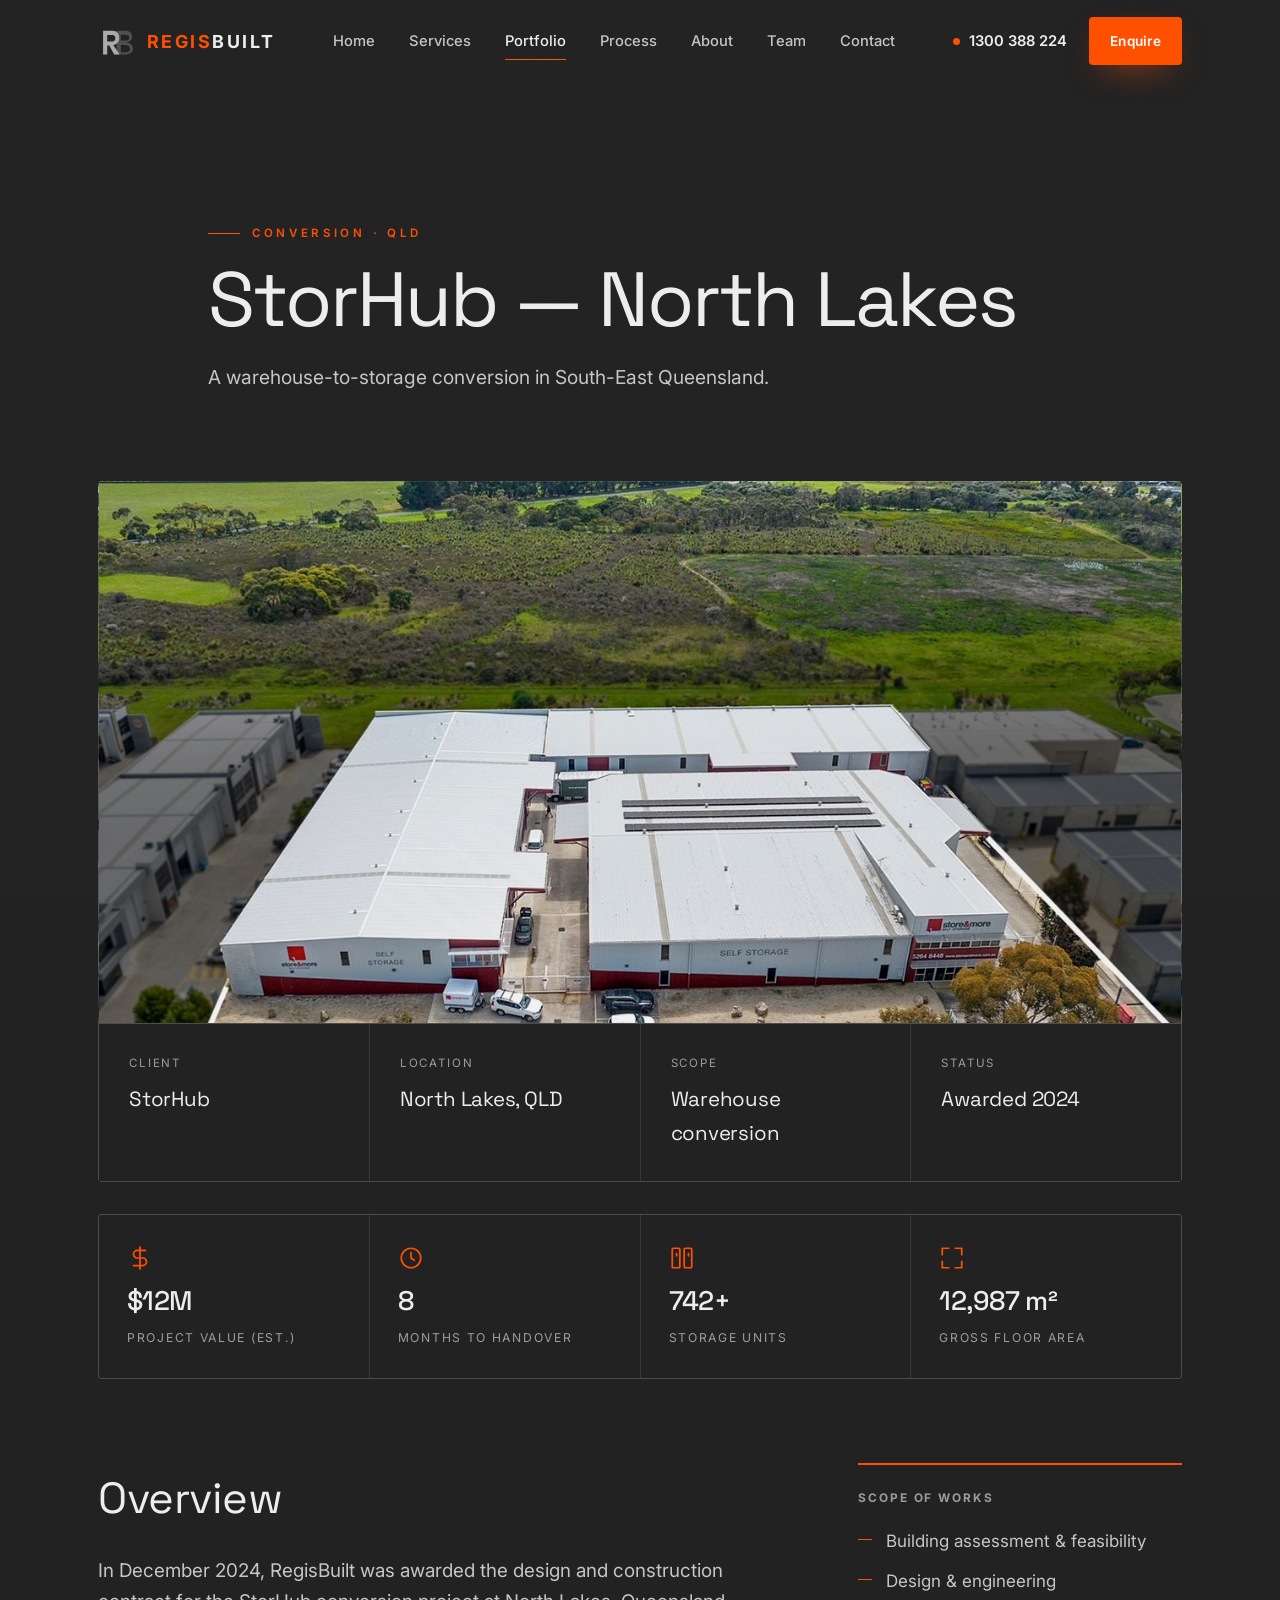
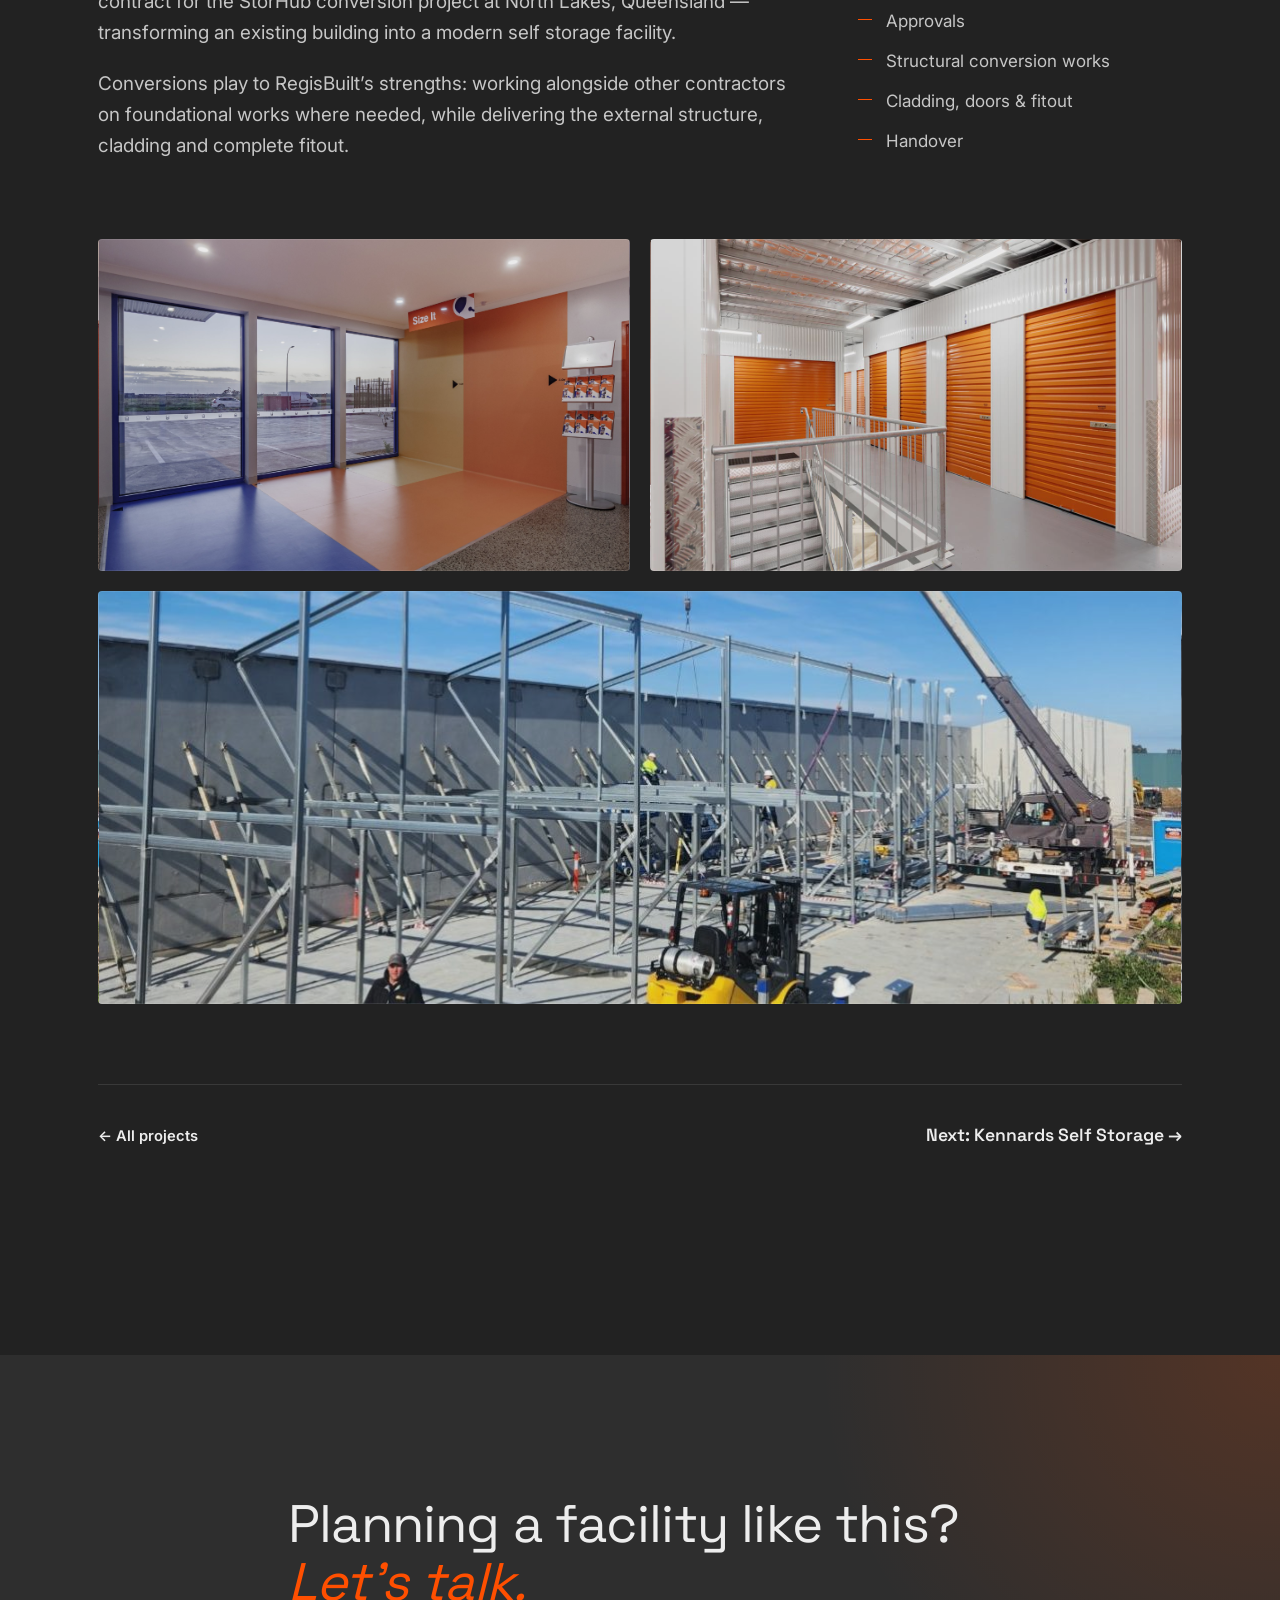
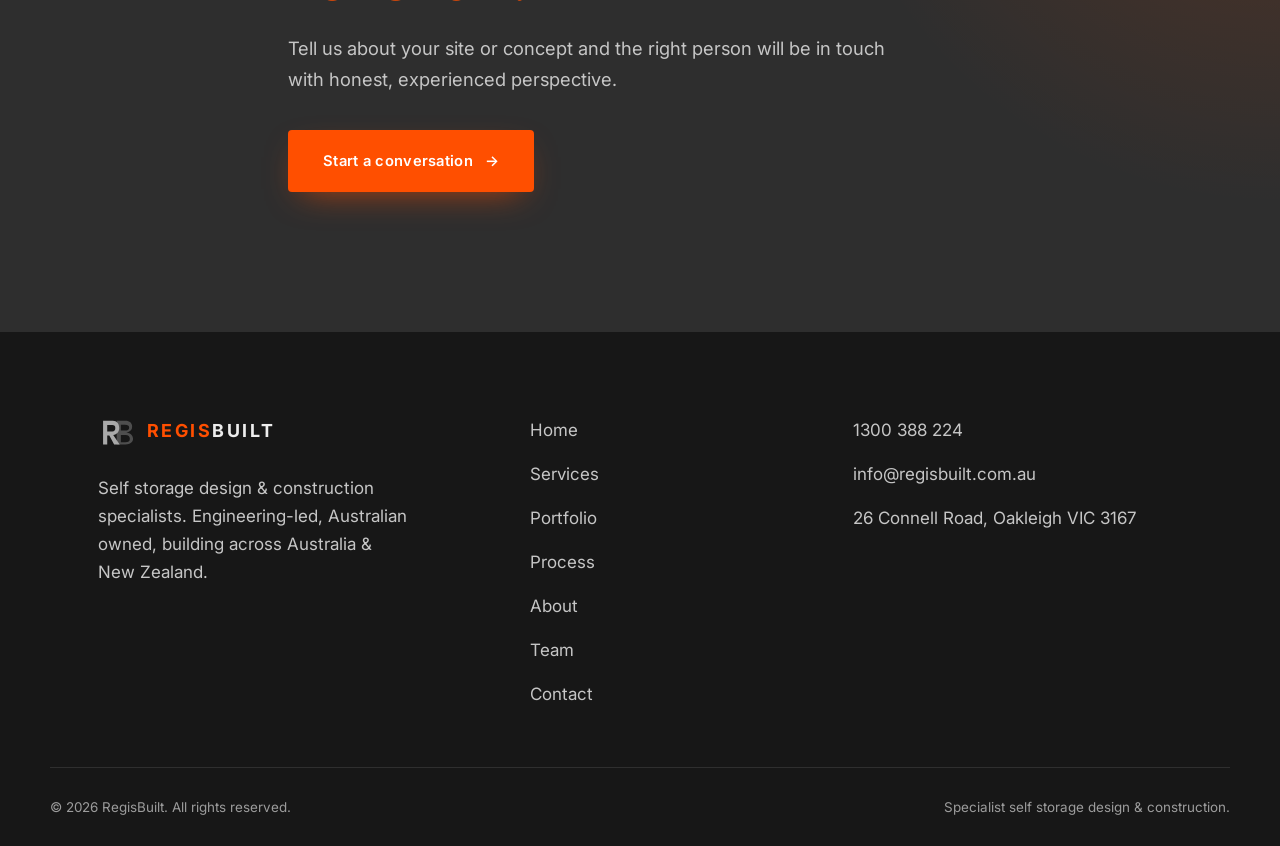
<file: projects/storhub-north-lakes.html>
<!DOCTYPE html>
<html lang="en-AU">
<head>
  <meta charset="UTF-8" />
  <meta name="viewport" content="width=device-width, initial-scale=1.0" />
  <title>StorHub — North Lakes — RegisBuilt</title>
  <meta name="description" content="A warehouse-to-storage conversion in South-East Queensland." />
  <meta name="theme-color" content="#222222" />
  <link rel="canonical" href="https://zachblair-maker.github.io/RegisBuilt/projects/storhub-north-lakes.html" />
  <meta property="og:type" content="article" />
  <meta property="og:site_name" content="RegisBuilt" />
  <meta property="og:title" content="StorHub — North Lakes — RegisBuilt" />
  <meta property="og:description" content="A warehouse-to-storage conversion in South-East Queensland." />
  <meta property="og:image" content="https://zachblair-maker.github.io/RegisBuilt/assets/img/projects/storhub-north-lakes.jpg" />
  <link rel="icon" href="data:image/svg+xml,%3Csvg xmlns='http://www.w3.org/2000/svg' viewBox='0 0 64 64'%3E%3Crect width='64' height='64' rx='8' fill='%23222222'/%3E%3Ctext x='32' y='48' font-family='Georgia,serif' font-size='33' font-weight='700' fill='%23FF4F00' text-anchor='middle'%3ERB%3C/text%3E%3C/svg%3E" />
  <link rel="preconnect" href="https://fonts.googleapis.com" />
  <link rel="preconnect" href="https://fonts.gstatic.com" crossorigin />
  <link href="https://fonts.googleapis.com/css2?family=Space+Grotesk:wght@400;500;600;700&family=Inter:wght@400;500;600;700&display=swap" rel="stylesheet" />
  <link rel="stylesheet" href="../assets/css/styles.css" />
</head>
<body>
  <a class="skip-link" href="#main">Skip to content</a>

  <header class="site-header" id="header">
    <div class="container header__inner">
      <a class="brand" href="../index.html" aria-label="RegisBuilt home">
        <svg class="brand__mark" viewBox="0 0 320 260" aria-hidden="true">
          <g fill-rule="evenodd">
            <path transform="translate(118,14)" d="M44 28H120C156 28 178 48 178 79C178 107 160 124 128 128C162 132 186 152 186 184C186 214 160 232 122 232H44ZM80 62H116C140 62 152 70 152 87C152 104 138 112 116 112H80ZM80 150H120C146 150 158 161 158 184C158 207 144 214 120 214H80Z" fill="#4E4E4E"/>
            <path transform="translate(0,14)" d="M44 28H128C164 28 184 54 184 90C184 122 164 146 132 150L188 232H140L98 156H80V232H44ZM80 64V120H124C142 120 150 108 150 90C150 70 142 64 124 64Z" fill="#A9A9A9"/>
          </g>
        </svg>
        <span class="brand__name"><span class="brand__accent">REGIS</span>BUILT</span>
      </a>
      <nav class="nav" id="nav" aria-label="Primary">
        <a href="../index.html">Home</a>
        <a href="../services.html">Services</a>
        <a href="../portfolio.html" class="is-active">Portfolio</a>
        <a href="../process.html">Process</a>
        <a href="../about.html">About</a>
        <a href="../team.html">Team</a>
        <a href="../contact.html">Contact</a>
      </nav>
      <div class="header__actions">
        <a class="phone-link" href="tel:1300388224"><span class="phone-link__dot"></span>1300 388 224</a>
        <a class="btn btn--primary btn--sm" href="../contact.html">Enquire</a>
      </div>
      <button class="nav-toggle" id="navToggle" aria-label="Open menu" aria-expanded="false" aria-controls="nav">
        <span></span><span></span><span></span>
      </button>
    </div>
  </header>

  <main id="main">
    <section class="case-hero">
      <div class="container case-hero__inner">
        <p class="eyebrow">Conversion · QLD</p>
        <h1>StorHub — North Lakes</h1>
        <p class="case-hero__lead">A warehouse-to-storage conversion in South-East Queensland.</p>
      </div>
      <div class="container">
        <div class="case-hero__media" style="background-image:url('../assets/img/projects/storhub-north-lakes.jpg')"></div>
      </div>
    </section>

    <section class="section" style="padding-top:0">
      <div class="container">
        <div class="case-facts reveal" data-reveal>
          <div class="case-fact"><div class="case-fact__k">Client</div><div class="case-fact__v">StorHub</div></div>
          <div class="case-fact"><div class="case-fact__k">Location</div><div class="case-fact__v">North Lakes, QLD</div></div>
          <div class="case-fact"><div class="case-fact__k">Scope</div><div class="case-fact__v">Warehouse conversion</div></div>
          <div class="case-fact"><div class="case-fact__k">Status</div><div class="case-fact__v">Awarded 2024</div></div>
        </div>

        <div class="case-stats reveal" data-reveal>
          <div class="case-stat">
            <span class="case-stat__icon"><svg viewBox="0 0 24 24" fill="none"><path d="M12 2v20M17 5H9.5a3.5 3.5 0 0 0 0 7h5a3.5 3.5 0 0 1 0 7H6" stroke="currentColor" stroke-width="1.6" stroke-linecap="round" stroke-linejoin="round"/></svg></span>
            <span class="case-stat__num"><span data-count="13" data-prefix="$" data-suffix="M">0</span></span>
            <span class="case-stat__label">Project value (est.)</span>
          </div>
          <div class="case-stat">
            <span class="case-stat__icon"><svg viewBox="0 0 24 24" fill="none"><circle cx="12" cy="12" r="9" stroke="currentColor" stroke-width="1.6"/><path d="M12 7v5l3 2" stroke="currentColor" stroke-width="1.6" stroke-linecap="round" stroke-linejoin="round"/></svg></span>
            <span class="case-stat__num"><span data-count="9" data-prefix="" data-suffix="">0</span></span>
            <span class="case-stat__label">Months to handover</span>
          </div>
          <div class="case-stat">
            <span class="case-stat__icon"><svg viewBox="0 0 24 24" fill="none"><rect x="3" y="3" width="7" height="18" rx="1" stroke="currentColor" stroke-width="1.6"/><rect x="14" y="3" width="7" height="18" rx="1" stroke="currentColor" stroke-width="1.6"/><path d="M7 8v2M18 8v2" stroke="currentColor" stroke-width="1.6" stroke-linecap="round"/></svg></span>
            <span class="case-stat__num"><span data-count="800" data-prefix="" data-suffix="+">0</span></span>
            <span class="case-stat__label">Storage units</span>
          </div>
          <div class="case-stat">
            <span class="case-stat__icon"><svg viewBox="0 0 24 24" fill="none"><path d="M3 9V3h6M21 9V3h-6M3 15v6h6M21 15v6h-6" stroke="currentColor" stroke-width="1.6" stroke-linecap="round" stroke-linejoin="round"/></svg></span>
            <span class="case-stat__num"><span data-count="14000" data-prefix="" data-suffix=" m²">0</span></span>
            <span class="case-stat__label">Gross floor area</span>
          </div>
        </div>

        <div class="case-layout" style="margin-top:clamp(48px,7vw,84px)">
          <div class="reveal" data-reveal>
            <h2>Overview</h2>
            <p>In December 2024, RegisBuilt was awarded the design and construction contract for the StorHub conversion project at North Lakes, Queensland — transforming an existing building into a modern self storage facility.</p>
            <p>Conversions play to RegisBuilt’s strengths: working alongside other contractors on foundational works where needed, while delivering the external structure, cladding and complete fitout.</p>
          </div>
          <aside class="case-aside reveal" data-reveal>
            <h3>Scope of works</h3>
            <ul>
            <li>Building assessment & feasibility</li>
            <li>Design & engineering</li>
            <li>Approvals</li>
            <li>Structural conversion works</li>
            <li>Cladding, doors & fitout</li>
            <li>Handover</li>
            </ul>
          </aside>
        </div>

        <div class="case-gallery reveal" data-reveal>
          <div style="background-image:url('../assets/img/projects/gallery-1.jpg')"></div>
          <div style="background-image:url('../assets/img/projects/gallery-2.jpg')"></div>
          <div class="span-2" style="background-image:url('../assets/img/projects/gallery-3.jpg')"></div>
        </div>

        <div class="case-nav">
          <a href="../portfolio.html">&larr; All projects</a>
          <a class="next" href="kennards-truganina.html">Next: Kennards Self Storage &rarr;</a>
        </div>
      </div>
    </section>

    <section class="cta-band">
      <div class="container cta-band__inner reveal" data-reveal>
        <h2>Planning a facility like this? <em>Let's talk.</em></h2>
        <p>Tell us about your site or concept and the right person will be in touch with honest, experienced perspective.</p>
        <a class="btn btn--primary btn--lg" href="../contact.html">Start a conversation<span class="btn__arrow">&rarr;</span></a>
      </div>
    </section>
  </main>

  <footer class="site-footer">
    <div class="container footer__inner">
      <div class="footer__brand">
        <a class="brand" href="../index.html" aria-label="RegisBuilt home">
          <svg class="brand__mark" viewBox="0 0 320 260" aria-hidden="true">
          <g fill-rule="evenodd">
            <path transform="translate(118,14)" d="M44 28H120C156 28 178 48 178 79C178 107 160 124 128 128C162 132 186 152 186 184C186 214 160 232 122 232H44ZM80 62H116C140 62 152 70 152 87C152 104 138 112 116 112H80ZM80 150H120C146 150 158 161 158 184C158 207 144 214 120 214H80Z" fill="#4E4E4E"/>
            <path transform="translate(0,14)" d="M44 28H128C164 28 184 54 184 90C184 122 164 146 132 150L188 232H140L98 156H80V232H44ZM80 64V120H124C142 120 150 108 150 90C150 70 142 64 124 64Z" fill="#A9A9A9"/>
          </g>
        </svg>
          <span class="brand__name"><span class="brand__accent">REGIS</span>BUILT</span>
        </a>
        <p class="footer__tag">Self storage design &amp; construction specialists. Engineering-led, Australian owned, building across Australia &amp; New Zealand.</p>
      </div>
      <nav class="footer__nav" aria-label="Footer">
        <a href="../index.html">Home</a>
        <a href="../services.html">Services</a>
        <a href="../portfolio.html">Portfolio</a>
        <a href="../process.html">Process</a>
        <a href="../about.html">About</a>
        <a href="../team.html">Team</a>
        <a href="../contact.html">Contact</a>
      </nav>
      <div class="footer__contact">
        <a href="tel:1300388224">1300 388 224</a>
        <a href="mailto:info@regisbuilt.com.au">info@regisbuilt.com.au</a>
        <span>26 Connell Road, Oakleigh VIC 3167</span>
      </div>
    </div>
    <div class="container footer__bar">
      <span>&copy; <span id="year">2026</span> RegisBuilt. All rights reserved.</span>
      <span>Specialist self storage design &amp; construction.</span>
    </div>
  </footer>

  <script src="../assets/js/main.js" defer></script>
</body>
</html>
</file>
<file: assets/css/styles.css>
/* =================================================================
   RegisBuilt — Self Storage Design & Construction
   Dark editorial rebuild
   Palette: charcoal grey · international orange
   ================================================================= */

:root {
  /* Charcoal grey scale (dark theme) — variable names kept for stability */
  --navy-900: #222222;   /* base background */
  --navy-850: #282828;
  --navy-800: #2E2E2E;   /* alternate sections */
  --navy-750: #373737;
  --surface:  #303030;   /* cards */
  --surface-2:#3E3E3E;   /* card hover */

  /* International orange (aerospace) */
  --orange:   #FF4F00;
  --orange-2: #FF6A2B;

  /* Text on charcoal */
  --text:     #EDEDED;
  --soft:     #C6C6C6;
  --mute:     #9C9C9C;

  --line:        rgba(255,255,255,.10);
  --line-strong: rgba(255,255,255,.18);

  --font-display: "Space Grotesk", "Inter", system-ui, -apple-system, sans-serif;
  --font-body:    "Inter", system-ui, -apple-system, "Segoe UI", sans-serif;

  --container: 1180px;
  --radius:    4px;
  --ease: cubic-bezier(0.16, 1, 0.3, 1);
  --header-h: 84px;
}

/* ----------------------------- Reset ----------------------------- */
*, *::before, *::after { box-sizing: border-box; }
* { margin: 0; }
html { scroll-behavior: smooth; -webkit-text-size-adjust: 100%; }
html:focus-within { scroll-padding-top: calc(var(--header-h) + 16px); }

body {
  font-family: var(--font-body);
  background: var(--navy-900);
  color: var(--text);
  line-height: 1.65;
  font-size: 1.0625rem;
  -webkit-font-smoothing: antialiased;
  text-rendering: optimizeLegibility;
  overflow-x: hidden;
}

img, svg { display: block; max-width: 100%; }
a { color: inherit; text-decoration: none; }
ul, ol { list-style: none; padding: 0; }
button { font: inherit; cursor: pointer; }

.skip-link { position: absolute; left: -999px; top: 0; z-index: 999; background: var(--orange); color: #fff; padding: 10px 16px; }
.skip-link:focus { left: 0; }
:focus-visible { outline: 2px solid var(--orange); outline-offset: 3px; }

/* --------------------------- Utilities --------------------------- */
.container { width: 100%; max-width: var(--container); margin-inline: auto; padding-inline: clamp(22px, 5vw, 48px); }

.eyebrow {
  font-family: var(--font-body);
  font-size: 0.76rem; font-weight: 600; letter-spacing: 0.22em; text-transform: uppercase;
  color: var(--orange);
  display: inline-flex; align-items: center; gap: 12px;
}
.eyebrow::before { content: ""; width: 32px; height: 1px; background: currentColor; display: inline-block; }
.text-grad { font-style: italic; color: var(--orange); }

/* ---------------------------- Buttons ---------------------------- */
.btn {
  --pad-y: 16px; --pad-x: 28px;
  display: inline-flex; align-items: center; gap: 12px;
  padding: var(--pad-y) var(--pad-x);
  font-family: var(--font-body); font-weight: 600; font-size: 0.92rem; letter-spacing: 0.02em;
  border: 1px solid transparent; border-radius: var(--radius);
  transition: background .35s var(--ease), color .35s var(--ease), border-color .35s var(--ease), transform .35s var(--ease);
}
.btn__arrow { transition: transform .35s var(--ease); }
.btn:hover .btn__arrow { transform: translateX(5px); }
.btn--sm { --pad-y: 12px; --pad-x: 20px; font-size: 0.85rem; }
.btn--lg { --pad-y: 18px; --pad-x: 34px; }
.btn--block { width: 100%; justify-content: center; }

.btn--primary { background: var(--orange); color: #fff; box-shadow: 0 12px 34px -14px rgba(255,79,0,.7); }
.btn--primary:hover { background: var(--orange-2); transform: translateY(-2px); }

.btn--ghost { background: transparent; color: currentColor; border-color: var(--line-strong); }
.btn--ghost:hover { border-color: var(--orange); color: var(--orange); transform: translateY(-2px); }

/* ---------------------------- Header ----------------------------- */
.site-header {
  position: fixed; inset: 0 0 auto 0; z-index: 100;
  height: var(--header-h);
  display: flex; align-items: center;
  color: var(--text);
  transition: background .4s var(--ease), height .4s var(--ease), box-shadow .4s var(--ease), border-color .4s var(--ease);
  border-bottom: 1px solid transparent;
}
.site-header.is-scrolled {
  background: rgba(34,34,34,.82);
  backdrop-filter: saturate(180%) blur(16px);
  -webkit-backdrop-filter: saturate(180%) blur(16px);
  height: 68px;
  border-bottom-color: var(--line);
  box-shadow: 0 10px 30px -20px rgba(0,0,0,.6);
}
.header__inner { display: flex; align-items: center; justify-content: space-between; gap: 24px; width: 100%; }

.brand { display: inline-flex; align-items: center; gap: 12px; color: inherit; }
.brand__mark { height: 30px; width: auto; flex: none; color: inherit; }
.brand__name { font-family: var(--font-body); font-weight: 700; letter-spacing: 0.14em; font-size: 1.12rem; }
.brand__accent { color: var(--orange); }

/* Hero brand watermark (double-R monogram) */
.hero__watermark {
  position: absolute; z-index: -1; right: -4%; bottom: 8%;
  width: clamp(380px, 52vw, 760px); aspect-ratio: 320/260;
  background: url("../img/brand/regisbuilt-monogram.svg") center/contain no-repeat;
  opacity: 0.06; pointer-events: none;
}
.page-hero .hero__watermark { bottom: -14%; opacity: 0.05; }

.nav { display: flex; gap: 6px; }
.nav a { position: relative; padding: 8px 14px; color: inherit; opacity: .8; font-weight: 500; font-size: 0.92rem; transition: opacity .25s var(--ease); }
.nav a::after { content: ""; position: absolute; left: 14px; right: 14px; bottom: 2px; height: 1px; background: var(--orange); transform: scaleX(0); transform-origin: left; transition: transform .3s var(--ease); }
.nav a:hover { opacity: 1; }
.nav a:hover::after, .nav a.is-active::after { transform: scaleX(1); }
.nav a.is-active { opacity: 1; }

.header__actions { display: flex; align-items: center; gap: 22px; }
.phone-link { display: inline-flex; align-items: center; gap: 9px; font-family: var(--font-body); font-weight: 600; font-size: 0.92rem; color: inherit; }
.phone-link__dot { width: 7px; height: 7px; border-radius: 50%; background: var(--orange); }

.nav-toggle { display: none; flex-direction: column; gap: 5px; width: 46px; height: 46px; align-items: center; justify-content: center; background: transparent; border: 1px solid var(--line-strong); border-radius: var(--radius); color: inherit; }
.nav-toggle span { width: 20px; height: 1.5px; background: currentColor; transition: transform .3s var(--ease), opacity .3s var(--ease); }
.nav-toggle[aria-expanded="true"] span:nth-child(1) { transform: translateY(6.5px) rotate(45deg); }
.nav-toggle[aria-expanded="true"] span:nth-child(2) { opacity: 0; }
.nav-toggle[aria-expanded="true"] span:nth-child(3) { transform: translateY(-6.5px) rotate(-45deg); }

/* ----------------------------- Hero ------------------------------ */
.hero {
  position: relative; min-height: 100svh; display: flex; align-items: center;
  padding-top: calc(var(--header-h) + 56px); padding-bottom: 96px;
  background: var(--navy-900); color: var(--text);
  overflow: hidden; isolation: isolate;
}
.hero__bg { position: absolute; inset: 0; z-index: -2; background: radial-gradient(120% 95% at 78% -10%, #3E3E3E 0%, var(--navy-900) 58%); }
.hero__mesh { position: absolute; inset: 0; z-index: -1; opacity: .9;
  background: radial-gradient(55% 50% at 84% 16%, rgba(255,79,0,.16), transparent 70%);
  animation: drift 24s ease-in-out infinite alternate; }
@keyframes drift { 0%{transform:translate3d(0,0,0)} 100%{transform:translate3d(-2%,1.5%,0)} }
.hero__grid {
  position: absolute; inset: 0; z-index: -1; opacity: .55;
  background-image: linear-gradient(rgba(255,255,255,.05) 1px, transparent 1px), linear-gradient(90deg, rgba(255,255,255,.05) 1px, transparent 1px);
  background-size: 92px 92px;
  -webkit-mask-image: radial-gradient(120% 80% at 60% 10%, #000 25%, transparent 80%);
          mask-image: radial-gradient(120% 80% at 60% 10%, #000 25%, transparent 80%);
}
.hero__skyline { position: absolute; left: 0; right: 0; bottom: 0; width: 100%; height: 42%; z-index: -1; opacity: .8; }

.hero__inner { position: relative; max-width: 940px; }
.hero__title { font-family: var(--font-display); font-weight: 400; font-size: clamp(2.7rem, 6.4vw, 5rem); line-height: 1.04; letter-spacing: -0.015em; margin: 26px 0 0; }
.hero__title em { font-style: italic; color: var(--orange); }
.hero__lead { font-size: clamp(1.05rem, 1.5vw, 1.28rem); color: var(--soft); max-width: 640px; margin-top: 28px; line-height: 1.6; }
.hero__cta { display: flex; flex-wrap: wrap; gap: 14px; margin-top: 40px; }

.hero__stats { display: flex; flex-wrap: wrap; gap: clamp(28px, 6vw, 72px); margin-top: 72px; padding-top: 40px; border-top: 1px solid var(--line); }
.hero__stats li { display: flex; flex-direction: column; }
.stat__num { font-family: var(--font-display); font-weight: 400; font-size: clamp(2.3rem, 4vw, 3.2rem); line-height: 1; color: #fff; }
.stat__label { color: var(--soft); font-size: 0.9rem; margin-top: 10px; max-width: 190px; }

.hero__scroll { position: absolute; left: 50%; bottom: 28px; translate: -50% 0; width: 1px; height: 54px; background: var(--line-strong); overflow: hidden; }
.hero__scroll-line { position: absolute; top: 0; left: 0; width: 100%; height: 22px; background: var(--orange); animation: scroll 2.2s var(--ease) infinite; }
@keyframes scroll { 0%{transform:translateY(-100%)} 60%,100%{transform:translateY(260%)} }

/* ---------------------------- Trust ------------------------------ */
.trust { padding: 56px 0; background: var(--navy-900); border-bottom: 1px solid var(--line); }
.trust__label { text-align: center; color: var(--mute); font-size: 0.78rem; letter-spacing: 0.18em; text-transform: uppercase; margin-bottom: 34px; }
.marquee { overflow: hidden; -webkit-mask-image: linear-gradient(90deg, transparent, #000 14%, #000 86%, transparent); mask-image: linear-gradient(90deg, transparent, #000 14%, #000 86%, transparent); }
.marquee__track { display: flex; gap: 28px; width: max-content; animation: marquee 45s linear infinite; }
.marquee:hover .marquee__track { animation-play-state: paused; }
@keyframes marquee { to { transform: translateX(-50%); } }
.logo-chip { flex: none; display: inline-flex; align-items: center; justify-content: center; width: 210px; height: 84px; padding: 0 26px; background: #fff; border-radius: 10px; box-shadow: 0 10px 30px -22px rgba(0,0,0,.7); transition: transform .3s var(--ease); }
.logo-chip img { max-height: 38px; max-width: 100%; width: auto; height: auto; object-fit: contain; opacity: .9; transition: opacity .3s var(--ease); }
.logo-chip:hover { transform: translateY(-3px); }
.logo-chip:hover img { opacity: 1; }

/* --------------------------- Sections ---------------------------- */
.section { padding: clamp(84px, 12vw, 150px) 0; background: var(--navy-900); }
.section--tint { background: var(--navy-800); }
.section--dark { background: #171717; }
.section__head { max-width: 720px; margin-bottom: clamp(52px, 7vw, 84px); }
.section__head--center { margin-inline: auto; text-align: center; }
.section__title { font-family: var(--font-display); font-weight: 400; font-size: clamp(2.1rem, 4.4vw, 3.4rem); line-height: 1.1; letter-spacing: -0.015em; margin: 20px 0 0; }
.section__title em { font-style: italic; color: var(--orange); }
.section__sub { color: var(--soft); font-size: 1.12rem; margin-top: 22px; line-height: 1.6; }

/* ---------------------------- Cards ------------------------------ */
.cards { display: grid; grid-template-columns: repeat(3, 1fr); gap: 1px; background: var(--line); border: 1px solid var(--line); }
.card { position: relative; background: var(--surface); padding: 44px 38px; transition: background .4s var(--ease); }
.card:hover { background: var(--surface-2); }
.card__num { font-family: var(--font-display); font-size: 0.95rem; color: var(--mute); letter-spacing: 0.05em; }
.card__icon { width: 46px; height: 46px; display: grid; place-items: center; color: var(--orange); margin: 22px 0 24px; }
.card__icon svg { width: 38px; height: 38px; }
.card h3 { font-family: var(--font-display); font-size: 1.4rem; font-weight: 500; margin-bottom: 12px; letter-spacing: -0.01em; }
.card p { color: var(--soft); font-size: 1rem; }

/* --------------------------- Projects ---------------------------- */
.projects__grid { display: grid; grid-template-columns: repeat(2, 1fr); gap: 28px; }
.project { position: relative; overflow: hidden; min-height: 360px; display: flex; align-items: flex-end; isolation: isolate; border: 1px solid var(--line); }
.project--lg { grid-column: span 2; min-height: 460px; }
.project__media {
  position: absolute; inset: 0; z-index: -2;
  background-color: var(--navy-800);
  background-image: linear-gradient(135deg, #3E3E3E 0%, #292929 60%, #222222 100%);
  background-size: cover; background-position: center;
  transition: transform 1s var(--ease);
}
.project::after { content: ""; position: absolute; inset: 0; z-index: -1; background: linear-gradient(0deg, rgba(17,17,17,.94) 0%, rgba(17,17,17,.35) 55%, rgba(17,17,17,.05) 100%); }
.project:hover .project__media { transform: scale(1.05); }
.project__body { padding: 38px; }
.project__tag { display: inline-block; font-family: var(--font-body); font-size: 0.72rem; font-weight: 600; letter-spacing: 0.16em; text-transform: uppercase; color: var(--orange); margin-bottom: 16px; }
.project__body h3 { font-family: var(--font-display); font-size: 1.55rem; font-weight: 500; letter-spacing: -0.01em; }
.project__body p { color: var(--soft); margin-top: 10px; max-width: 48ch; font-size: 1rem; }

/* --------------------------- Timeline ---------------------------- */
.timeline { display: grid; grid-template-columns: repeat(5, 1fr); gap: 0; }
.timeline__step { position: relative; padding: 36px 26px 0 0; border-top: 1px solid var(--line); }
.timeline__step::before { content: ""; position: absolute; top: -1px; left: 0; width: 46px; height: 2px; background: var(--orange); }
.timeline__num { font-family: var(--font-display); font-weight: 400; font-size: 0.95rem; color: var(--orange); letter-spacing: 0.06em; }
.timeline__step h3 { font-family: var(--font-display); font-size: 1.35rem; font-weight: 500; margin: 12px 0 12px; letter-spacing: -0.01em; }
.timeline__step p { color: var(--soft); font-size: 0.98rem; }

/* ----------------------------- About ----------------------------- */
.about__grid { display: grid; grid-template-columns: 0.92fr 1.08fr; gap: clamp(40px, 7vw, 88px); align-items: center; }
.about__media { position: relative; }
.about__photo { aspect-ratio: 4/5; background-color: var(--navy-800); background-image: linear-gradient(150deg, #3E3E3E 0%, #292929 55%, #222222 100%); background-size: cover; background-position: center; border: 1px solid var(--line); }
.about__badge { position: absolute; right: -10px; bottom: -10px; background: var(--orange); color: #fff; padding: 22px 26px; }
.about__badge-num { display: block; font-family: var(--font-display); font-weight: 500; font-size: 1.55rem; line-height: 1; }
.about__badge-label { display: block; font-size: 0.8rem; font-weight: 500; margin-top: 8px; max-width: 170px; }
.about__content p { color: var(--soft); margin-top: 22px; font-size: 1.1rem; line-height: 1.65; }
.about__content strong { color: var(--text); font-weight: 600; }
.ticks { margin-top: 32px; display: grid; gap: 16px; }
.ticks li { position: relative; padding-left: 32px; color: var(--soft); }
.ticks li strong { color: var(--text); }
.ticks li::before { content: ""; position: absolute; left: 0; top: 13px; width: 16px; height: 1px; background: var(--orange); }

/* -------------------------- Quote band --------------------------- */
.quote-band { background: var(--navy-800); }
.quote { max-width: 940px; margin-inline: auto; text-align: center; }
.quote__mark { width: 44px; height: 44px; margin: 0 auto 28px; color: var(--orange); }
.quote blockquote { font-family: var(--font-display); font-weight: 400; font-size: clamp(1.5rem, 3.1vw, 2.3rem); line-height: 1.32; letter-spacing: -0.01em; color: var(--text); }
.quote figcaption { color: var(--soft); margin-top: 28px; font-size: 0.95rem; }
.quote figcaption strong { color: var(--text); font-weight: 600; }

/* --------------------------- CTA band ---------------------------- */
.cta-band { position: relative; padding: clamp(86px, 11vw, 140px) 0; overflow: hidden; background: var(--navy-800); color: var(--text); }
.cta-band::before { content: ""; position: absolute; inset: 0; background: radial-gradient(60% 130% at 100% 0%, rgba(255,79,0,.18), transparent 60%); }
.cta-band__inner { position: relative; max-width: 800px; }
.cta-band h2 { font-family: var(--font-display); font-weight: 400; font-size: clamp(2rem, 4.4vw, 3.3rem); line-height: 1.1; letter-spacing: -0.015em; }
.cta-band h2 em { font-style: italic; color: var(--orange); }
.cta-band p { color: var(--soft); font-size: 1.15rem; margin: 22px 0 36px; max-width: 600px; }

/* ---------------------------- Contact ---------------------------- */
.contact__grid { display: grid; grid-template-columns: 1fr 1.05fr; gap: clamp(40px, 7vw, 88px); align-items: start; }
.contact__lead { color: var(--soft); font-size: 1.1rem; margin-top: 22px; }
.contact__details { margin-top: 44px; display: grid; gap: 26px; }
.contact__details li { display: flex; gap: 18px; align-items: flex-start; }
.contact__ico { flex: none; width: 44px; height: 44px; display: grid; place-items: center; border: 1px solid var(--line); color: var(--orange); font-size: 1.15rem; }
.contact__k { display: block; font-size: 0.74rem; text-transform: uppercase; letter-spacing: 0.16em; color: var(--mute); margin-bottom: 4px; }
.contact__details a { color: var(--text); font-weight: 500; }
.contact__details a:hover { color: var(--orange); }
.contact__social { display: flex; gap: 12px; margin-top: 40px; }
.contact__social a { padding: 10px 20px; border: 1px solid var(--line); font-size: 0.86rem; font-weight: 500; transition: border-color .3s var(--ease), color .3s var(--ease); }
.contact__social a:hover { border-color: var(--orange); color: var(--orange); }

.contact__form { background: var(--surface); border: 1px solid var(--line); padding: clamp(28px, 4vw, 44px); }
.field { display: flex; flex-direction: column; margin-bottom: 20px; }
.field-row { display: grid; grid-template-columns: 1fr 1fr; gap: 18px; }
.field label { font-size: 0.8rem; font-weight: 600; color: var(--soft); margin-bottom: 9px; }
.field input, .field select, .field textarea {
  background: var(--navy-900); border: 1px solid var(--line); border-radius: var(--radius);
  color: var(--text); padding: 14px 16px; font: inherit; font-size: 1rem;
  transition: border-color .25s var(--ease);
}
.field textarea { resize: vertical; }
.field input:focus, .field select:focus, .field textarea:focus { outline: none; border-color: var(--orange); }
.field select option { background: var(--navy-800); color: var(--text); }
.form__note { margin-top: 18px; padding: 14px 18px; background: var(--navy-900); border-left: 2px solid var(--orange); color: var(--soft); font-size: 0.92rem; }

/* ----------------------------- Team ------------------------------ */
.page-hero { position: relative; background: var(--navy-900); color: var(--text); padding: calc(var(--header-h) + 90px) 0 96px; overflow: hidden; }
.page-hero .hero__bg { background: radial-gradient(120% 95% at 80% -20%, #3E3E3E 0%, var(--navy-900) 60%); }
.page-hero .hero__grid { mask-image: none; -webkit-mask-image: none; opacity: .4; }
.page-hero__inner { position: relative; max-width: 820px; }
.page-hero h1 { font-family: var(--font-display); font-weight: 400; font-size: clamp(2.5rem, 5.6vw, 4.2rem); line-height: 1.06; letter-spacing: -0.015em; margin-top: 24px; }
.page-hero h1 em { font-style: italic; color: var(--orange); }
.page-hero p { color: var(--soft); font-size: 1.2rem; margin-top: 26px; max-width: 620px; }

.team-note { background: var(--navy-800); border-left: 2px solid var(--orange); padding: 18px 22px; color: var(--soft); font-size: 0.95rem; margin-bottom: 48px; }
.team-grid { display: grid; grid-template-columns: repeat(3, 1fr); gap: 44px 28px; }
.member { display: flex; flex-direction: column; }
.member__photo { aspect-ratio: 4/5; background-color: var(--navy-800); background-image: linear-gradient(150deg, #3E3E3E 0%, #292929 60%, #222222 100%); background-size: cover; background-position: center top; margin-bottom: 22px; border: 1px solid var(--line); }
.member__role { font-family: var(--font-body); font-size: 0.74rem; font-weight: 600; letter-spacing: 0.16em; text-transform: uppercase; color: var(--orange); }
.member__name { font-family: var(--font-display); font-weight: 500; font-size: 1.5rem; letter-spacing: -0.01em; margin: 10px 0 14px; }
.member__bio { color: var(--soft); font-size: 1rem; }
.member__bio + .member__bio { margin-top: 0.9em; }
.member__links { display: flex; gap: 16px; margin-top: 18px; }
.member__links a { font-size: 0.86rem; font-weight: 600; color: var(--text); border-bottom: 1px solid var(--orange); padding-bottom: 2px; transition: color .25s var(--ease); }
.member__links a:hover { color: var(--orange); }
.member--lead { grid-column: span 3; display: grid; grid-template-columns: 0.7fr 1.3fr; gap: clamp(28px, 5vw, 56px); align-items: start; padding-bottom: 44px; border-bottom: 1px solid var(--line); margin-bottom: 12px; }
.member--lead .member__photo { aspect-ratio: 1/1; margin-bottom: 0; }
.member--lead .member__name { font-size: clamp(1.8rem, 3vw, 2.4rem); }
.member--lead .member__bio { font-size: 1.08rem; }

/* ---------------------------- Footer ----------------------------- */
.site-footer { background: #171717; color: var(--text); padding-top: 84px; }
.footer__inner { display: grid; grid-template-columns: 1.4fr 1fr 1.2fr; gap: 48px; padding-bottom: 56px; }
.footer__tag { color: var(--soft); margin-top: 20px; max-width: 320px; }
.footer__nav { display: flex; flex-direction: column; gap: 14px; }
.footer__nav a, .footer__contact a, .footer__contact span { color: var(--soft); transition: color .25s var(--ease); }
.footer__nav a:hover, .footer__contact a:hover { color: var(--orange); }
.footer__contact { display: flex; flex-direction: column; gap: 14px; }
.footer__bar { display: flex; justify-content: space-between; gap: 16px; flex-wrap: wrap; padding: 28px 0; border-top: 1px solid var(--line); color: var(--mute); font-size: 0.84rem; }

/* -------------------------- Project link ------------------------- */
.project { color: inherit; }
.project__more { display: inline-flex; align-items: center; gap: 8px; margin-top: 16px; font-size: 0.74rem; font-weight: 600; letter-spacing: 0.14em; text-transform: uppercase; color: var(--orange); }
.project__more span { transition: transform .35s var(--ease); }
.project:hover .project__more span { transform: translateX(5px); }

/* -------------------------- Case study --------------------------- */
.case-hero { position: relative; background: var(--navy-900); color: var(--text); padding: calc(var(--header-h) + 80px) 0 0; overflow: hidden; }
.case-hero__inner { position: relative; max-width: 900px; }
.case-hero h1 { font-family: var(--font-display); font-weight: 400; font-size: clamp(2.3rem, 5vw, 3.8rem); line-height: 1.06; letter-spacing: -0.015em; margin-top: 20px; }
.case-hero__lead { color: var(--soft); font-size: clamp(1.05rem, 1.5vw, 1.25rem); margin-top: 22px; max-width: 700px; }
.case-hero__media { margin-top: clamp(40px, 6vw, 72px); aspect-ratio: 16/7; background-color: var(--navy-800); background-size: cover; background-position: center; border: 1px solid var(--line); border-bottom: none; }

.case-facts { display: grid; grid-template-columns: repeat(4, 1fr); gap: 1px; background: var(--line); border: 1px solid var(--line); }
.case-fact { background: var(--navy-900); padding: 26px 28px; }
.case-fact__k { font-size: 0.72rem; letter-spacing: 0.16em; text-transform: uppercase; color: var(--mute); }
.case-fact__v { font-family: var(--font-display); font-size: 1.15rem; margin-top: 8px; letter-spacing: -0.01em; }

.case-layout { display: grid; grid-template-columns: 1.6fr 0.9fr; gap: clamp(36px, 6vw, 72px); align-items: start; }
.case-layout h2 { font-family: var(--font-display); font-weight: 400; font-size: clamp(1.6rem, 3vw, 2.2rem); letter-spacing: -0.01em; }
.case-layout p { color: var(--soft); font-size: 1.1rem; line-height: 1.65; margin-top: 20px; }
.case-aside { border-top: 2px solid var(--orange); padding-top: 24px; }
.case-aside h3 { font-family: var(--font-body); font-size: 0.74rem; letter-spacing: 0.16em; text-transform: uppercase; color: var(--mute); margin-bottom: 18px; }
.case-aside li { position: relative; padding-left: 28px; color: var(--soft); margin-bottom: 12px; }
.case-aside li::before { content: ""; position: absolute; left: 0; top: 12px; width: 14px; height: 1px; background: var(--orange); }

.case-gallery { display: grid; grid-template-columns: repeat(2, 1fr); gap: 20px; margin-top: clamp(44px, 6vw, 72px); }
.case-gallery div { aspect-ratio: 16/10; background-color: var(--navy-800); background-size: cover; background-position: center; border: 1px solid var(--line); }
.case-gallery .span-2 { grid-column: span 2; aspect-ratio: 21/8; }

.case-nav { display: flex; justify-content: space-between; align-items: center; gap: 16px; flex-wrap: wrap; margin-top: clamp(48px, 7vw, 80px); padding-top: 36px; border-top: 1px solid var(--line); }
.case-nav a { font-weight: 600; font-size: 0.92rem; transition: color .25s var(--ease); }
.case-nav a:hover { color: var(--orange); }
.case-nav .next { font-family: var(--font-display); font-size: 1.1rem; }

/* ----------------------- Reveal animations ----------------------- */
.reveal { opacity: 0; transform: translateY(26px); transition: opacity .9s var(--ease), transform .9s var(--ease); }
.reveal.is-visible { opacity: 1; transform: none; }
[data-reveal] { transition-delay: var(--reveal-delay, 0ms); }

/* --------------------------- Responsive -------------------------- */
@media (max-width: 980px) {
  .cards { grid-template-columns: repeat(2, 1fr); }
  .timeline { grid-template-columns: repeat(2, 1fr); gap: 0 24px; }
  .timeline__step { margin-bottom: 36px; }
  .about__grid, .contact__grid { grid-template-columns: 1fr; }
  .about__media { max-width: 460px; }
  .team-grid { grid-template-columns: repeat(2, 1fr); }
  .member--lead { grid-column: span 2; grid-template-columns: 1fr; }
  .member--lead .member__photo { max-width: 280px; }
  .footer__inner { grid-template-columns: 1fr 1fr; }
}

@media (max-width: 720px) {
  .header__actions .phone-link, .header__actions .btn { display: none; }
  .nav-toggle { display: flex; position: relative; z-index: 102; }
  .brand { position: relative; z-index: 102; }
  .nav {
    position: fixed; inset: 0; z-index: 95;
    display: flex; flex-direction: column; justify-content: center; align-items: stretch; gap: 2px;
    background: rgba(24,24,24,.975);
    -webkit-backdrop-filter: blur(22px) saturate(140%); backdrop-filter: blur(22px) saturate(140%);
    padding: calc(var(--header-h) + 28px) clamp(28px, 8vw, 64px) 44px;
    opacity: 0; visibility: hidden; pointer-events: none;
    transition: opacity .45s var(--ease), visibility .45s var(--ease);
    counter-reset: navi;
  }
  .nav.is-open { opacity: 1; visibility: visible; pointer-events: auto; }
  .nav a {
    position: relative; display: flex; align-items: baseline; gap: 18px;
    padding: clamp(12px, 2.4vh, 20px) 0;
    font-family: var(--font-display); font-weight: 500; font-size: clamp(1.7rem, 7.5vw, 2.5rem);
    line-height: 1.05; color: var(--text); border-bottom: 1px solid var(--line);
    opacity: 0; transform: translateY(18px);
    transition: opacity .5s var(--ease), transform .5s var(--ease), color .25s var(--ease);
  }
  .nav a::before { counter-increment: navi; content: "0" counter(navi); font-family: var(--font-body); font-size: .78rem; font-weight: 600; color: var(--orange); letter-spacing: .1em; }
  .nav a::after { display: none; }
  .nav a.is-active { color: var(--orange); }
  .nav.is-open a { opacity: 1; transform: none; }
  .nav.is-open a:nth-child(1) { transition-delay: .08s; }
  .nav.is-open a:nth-child(2) { transition-delay: .14s; }
  .nav.is-open a:nth-child(3) { transition-delay: .20s; }
  .nav.is-open a:nth-child(4) { transition-delay: .26s; }
  .nav.is-open a:nth-child(5) { transition-delay: .32s; }
  .nav.is-open a:nth-child(6) { transition-delay: .38s; }
  .nav.is-open a:nth-child(7) { transition-delay: .44s; }
  body.nav-lock { overflow: hidden; }

  .cards, .projects__grid, .team-grid { grid-template-columns: 1fr; }
  .project--lg { grid-column: auto; min-height: 340px; }
  .member--lead { grid-column: auto; }
  .field-row { grid-template-columns: 1fr; gap: 0; }
  .footer__inner { grid-template-columns: 1fr; }
  .hero__stats { gap: 30px; }
  .hero__stats li { flex: 1 1 40%; }
}

@media (max-width: 980px) {
  .case-facts { grid-template-columns: repeat(2, 1fr); }
  .case-layout { grid-template-columns: 1fr; }
}
@media (max-width: 720px) {
  .case-gallery { grid-template-columns: 1fr; }
  .case-gallery .span-2 { grid-column: auto; aspect-ratio: 16/10; }
}

@media (prefers-reduced-motion: reduce) {
  *, *::before, *::after { animation-duration: .001ms !important; animation-iteration-count: 1 !important; transition-duration: .001ms !important; scroll-behavior: auto !important; }
  .reveal { opacity: 1; transform: none; }
}

/* ===================================================================
   Hero moving background — facility slideshow with Ken Burns drift
   =================================================================== */
.hero__slides { position: absolute; inset: 0; z-index: -3; overflow: hidden; }
.hero__slide {
  position: absolute; inset: 0;
  background-size: cover; background-position: center;
  opacity: 0; will-change: opacity, transform;
  animation: heroKen 36s linear infinite;
}
.hero__slide:nth-child(1) { animation-delay: 0s; }
.hero__slide:nth-child(2) { animation-delay: 9s; }
.hero__slide:nth-child(3) { animation-delay: 18s; }
.hero__slide:nth-child(4) { animation-delay: 27s; }
@keyframes heroKen {
  0%   { opacity: 0; transform: scale(1.06); }
  4%   { opacity: 1; }
  22%  { opacity: 1; }
  27%  { opacity: 0; transform: scale(1.14); }
  100% { opacity: 0; transform: scale(1.14); }
}
.hero__scrim {
  position: absolute; inset: 0; z-index: -2;
  background:
    linear-gradient(180deg, rgba(34,34,34,.80) 0%, rgba(34,34,34,.60) 40%, rgba(34,34,34,.93) 100%),
    radial-gradient(78% 60% at 16% 28%, rgba(34,34,34,.34), transparent 72%);
}

/* ===================================================================
   Stats band — animated counters with flowing accents
   =================================================================== */
.stats-band { background: var(--navy-850); border-top: 1px solid var(--line); border-bottom: 1px solid var(--line); }
.stats-grid { display: grid; grid-template-columns: repeat(4, 1fr); gap: 24px; margin-top: clamp(36px, 5vw, 56px); }
.stat-card {
  position: relative; padding: 34px 30px 30px;
  background: var(--surface); border: 1px solid var(--line); border-radius: var(--radius);
  overflow: hidden; transition: transform .5s var(--ease), border-color .5s var(--ease);
}
.stat-card::before {
  content: ""; position: absolute; left: 0; top: 0; height: 100%; width: 3px;
  background: linear-gradient(180deg, var(--orange), transparent);
  transform: scaleY(0); transform-origin: top; transition: transform .9s var(--ease) .15s;
}
.stat-card.is-visible::before { transform: scaleY(1); }
.stat-card:hover { transform: translateY(-6px); border-color: var(--line-strong); }
.stat-card__num { display: block; font-family: var(--font-display); font-weight: 500; font-size: clamp(2.6rem, 5vw, 3.6rem); line-height: 1; color: var(--text); letter-spacing: -.02em; }
.stat-card__num .u { color: var(--orange); }
.stat-card__label { display: block; margin-top: 14px; color: var(--soft); font-size: .95rem; }
.stat-card__bar { display: block; margin-top: 22px; height: 2px; background: var(--line); overflow: hidden; }
.stat-card__bar i { display: block; height: 100%; width: 0; background: var(--orange); transition: width 1.3s var(--ease) .25s; }
.stat-card.is-visible .stat-card__bar i { width: 100%; }

/* Centered section CTA (e.g. "View full portfolio") */
.section__cta { display: flex; justify-content: center; margin-top: clamp(40px, 5vw, 60px); }

/* ===================================================================
   Portfolio filter
   =================================================================== */
.filterbar { display: flex; flex-wrap: wrap; gap: 10px; justify-content: center; margin: 4px 0 clamp(40px, 5vw, 56px); }
.filter-btn {
  padding: 10px 20px; font-family: var(--font-body); font-weight: 600; font-size: .85rem;
  color: var(--soft); background: transparent; border: 1px solid var(--line-strong); border-radius: 100px;
  transition: color .3s var(--ease), border-color .3s var(--ease), background .3s var(--ease);
}
.filter-btn:hover { color: var(--text); border-color: var(--orange); }
.filter-btn.is-active { color: #fff; background: var(--orange); border-color: var(--orange); }
.project.is-hidden { display: none; }
.projects__grid.is-filtering .project:not(.is-hidden) { animation: cardIn .5s var(--ease) both; }
@keyframes cardIn { from { opacity: 0; transform: translateY(14px) scale(.985); } to { opacity: 1; transform: none; } }

@media (max-width: 980px) { .stats-grid { grid-template-columns: repeat(2, 1fr); } }
@media (max-width: 560px) { .stats-grid { grid-template-columns: 1fr; } }

/* Reduced motion: hold a single hero image, no drift */
@media (prefers-reduced-motion: reduce) {
  .hero__slide { animation: none !important; opacity: 0; }
  .hero__slide:first-child { opacity: 1; }
}

.portfolio__empty { text-align: center; color: var(--mute); padding: 48px 0; font-size: 1.05rem; }

/* ===================================================================
   Feasibility calculator
   =================================================================== */
.calc__grid { display: grid; grid-template-columns: 1fr 1fr; gap: clamp(22px, 4vw, 44px); margin-top: clamp(34px, 5vw, 52px); align-items: stretch; }
.calc__controls { display: grid; gap: 30px; align-content: start; background: var(--surface); border: 1px solid var(--line); border-radius: var(--radius); padding: clamp(24px, 4vw, 38px); }
.calc__field { display: grid; gap: 16px; }
.calc__field label { display: flex; justify-content: space-between; align-items: baseline; font-weight: 600; color: var(--soft); font-size: .95rem; }
.calc__field label b { color: var(--text); font-family: var(--font-display); font-weight: 500; font-size: 1.1rem; }
input[type=range] { -webkit-appearance: none; appearance: none; width: 100%; height: 4px; border-radius: 4px; background: var(--line-strong); outline: none; }
input[type=range]::-webkit-slider-thumb { -webkit-appearance: none; appearance: none; width: 20px; height: 20px; border-radius: 50%; background: var(--orange); cursor: pointer; border: 3px solid var(--navy-850); box-shadow: 0 0 0 1px var(--orange); transition: transform .2s var(--ease); }
input[type=range]::-webkit-slider-thumb:hover { transform: scale(1.14); }
input[type=range]::-moz-range-thumb { width: 20px; height: 20px; border: 3px solid var(--navy-850); border-radius: 50%; background: var(--orange); cursor: pointer; }
.calc__seg { display: grid; grid-template-columns: repeat(4, 1fr); gap: 8px; }
.calc__seg button { padding: 12px 0; border: 1px solid var(--line-strong); border-radius: var(--radius); background: transparent; color: var(--soft); font-weight: 600; transition: background .25s var(--ease), color .25s var(--ease), border-color .25s var(--ease); }
.calc__seg button:hover { color: var(--text); border-color: var(--orange); }
.calc__seg button.is-active { background: var(--orange); color: #fff; border-color: var(--orange); }
.calc__results { background: linear-gradient(160deg, var(--surface-2), var(--surface)); border: 1px solid var(--line); border-radius: var(--radius); padding: clamp(24px, 4vw, 38px); display: grid; gap: 18px; align-content: start; }
.calc__result { display: flex; flex-direction: column; gap: 5px; padding-bottom: 16px; border-bottom: 1px solid var(--line); }
.calc__rnum { font-family: var(--font-display); font-weight: 500; font-size: clamp(2rem, 4vw, 2.7rem); line-height: 1; color: var(--text); display: flex; align-items: baseline; gap: 6px; }
.calc__result--hero .calc__rnum { color: var(--orange); }
.calc__unit { font-size: 1rem; color: var(--mute); font-family: var(--font-body); font-weight: 600; }
.calc__rlabel { color: var(--soft); font-size: .92rem; }
.calc__results .btn { margin-top: 8px; }
.calc__note { color: var(--mute); font-size: .82rem; line-height: 1.55; }
@media (max-width: 820px) { .calc__grid { grid-template-columns: 1fr; } }

/* ===================================================================
   Team — alternating profile rows
   =================================================================== */
.team-rows { display: grid; gap: clamp(40px, 6vw, 88px); }
.team-row { display: grid; grid-template-columns: 320px 1fr; gap: clamp(28px, 5vw, 60px); align-items: start; }
.team-row:nth-child(even) { grid-template-columns: 1fr 320px; }
.team-row:nth-child(even) .team-row__photo { order: 2; }
.team-row__photo { aspect-ratio: 1/1; background-size: cover; background-position: center top; border: 1px solid var(--line); border-radius: var(--radius); position: sticky; top: calc(var(--header-h) + 20px); }
.team-row__role { color: var(--orange); font-size: .76rem; font-weight: 600; letter-spacing: .2em; text-transform: uppercase; margin-bottom: 10px; }
.team-row__name { font-family: var(--font-display); font-weight: 500; font-size: clamp(1.7rem, 3.4vw, 2.4rem); margin-bottom: 18px; }
.team-row__bio p { color: var(--soft); margin-bottom: 12px; max-width: 62ch; }
.team-row__bio p:last-child { margin-bottom: 0; }
.team-row__links { display: flex; gap: 16px; margin-top: 24px; }
.team-row__links a { font-size: .86rem; font-weight: 600; color: var(--text); border-bottom: 1px solid var(--orange); padding-bottom: 2px; transition: color .25s var(--ease); }
.team-row__links a:hover { color: var(--orange); }
@media (max-width: 760px) {
  .team-row, .team-row:nth-child(even) { grid-template-columns: 1fr; }
  .team-row:nth-child(even) .team-row__photo { order: -1; }
  .team-row__photo { max-width: 300px; position: static; }
}

/* ===================================================================
   CINEMATIC PREMIUM — oversized display, full-bleed imagery, space
   =================================================================== */

/* Type scale — bigger, lighter, image-led */
.hero__inner { max-width: 1080px; }
.hero__title { font-size: clamp(3rem, 9vw, 7.4rem); line-height: 0.98; letter-spacing: -0.025em; margin-top: 30px; }
.hero__lead { font-size: clamp(1.1rem, 1.5vw, 1.35rem); max-width: 600px; margin-top: 34px; color: var(--soft); }
.hero__cta { margin-top: 42px; }
.hero__stats { margin-top: clamp(56px, 9vw, 104px); padding-top: 44px; gap: clamp(32px, 6vw, 90px); }

.section { padding: clamp(110px, 16vw, 220px) 0; }
.section--dark { padding: clamp(120px, 17vw, 240px) 0; }
.section__head { max-width: 880px; margin-bottom: clamp(64px, 8vw, 110px); }
.section__title { font-size: clamp(2.4rem, 6vw, 4.8rem); line-height: 1.0; letter-spacing: -0.025em; }
.section__sub { font-size: clamp(1.1rem, 1.4vw, 1.35rem); margin-top: 28px; max-width: 60ch; }
.eyebrow { font-size: 0.72rem; letter-spacing: 0.32em; }

/* Page heroes — taller, cinematic */
.page-hero { padding: calc(var(--header-h) + clamp(120px, 18vw, 200px)) 0 clamp(90px, 12vw, 150px); }
.page-hero__inner { max-width: 960px; }
.page-hero h1 { font-size: clamp(2.8rem, 8vw, 6rem); line-height: 1.0; letter-spacing: -0.025em; margin-top: 28px; }
.page-hero p { font-size: clamp(1.15rem, 1.5vw, 1.4rem); max-width: 640px; margin-top: 30px; }

/* Service cards — roomier */
.card { padding: clamp(40px, 4vw, 60px) clamp(34px, 3vw, 48px); }
.card__num { font-size: 0.9rem; }
.card h3 { font-size: 1.45rem; margin-top: 8px; }

/* Project cards — taller, more cinematic */
.project { min-height: 480px; }
.project--lg { min-height: 620px; }
.project__body { padding: clamp(30px, 3vw, 48px); }
.project__body h3 { font-size: clamp(1.5rem, 2.4vw, 2.2rem); line-height: 1.08; }

/* Slower, more filmic reveals */
.reveal { opacity: 0; transform: translateY(40px); transition: opacity 1.1s var(--ease), transform 1.1s var(--ease); }
.reveal.is-visible { opacity: 1; transform: none; }

/* Heavier hero scrim only where text sits — let the photography breathe */
.hero__scrim { background:
  linear-gradient(180deg, rgba(34,34,34,.55) 0%, rgba(34,34,34,.30) 34%, rgba(34,34,34,.92) 100%),
  radial-gradient(70% 60% at 14% 26%, rgba(34,34,34,.40), transparent 74%); }

/* ---- Full-bleed cinematic showcase band ---- */
.showcase { position: relative; min-height: clamp(520px, 88vh, 920px); display: flex; align-items: flex-end; overflow: hidden; isolation: isolate; }
.showcase__media { position: absolute; inset: -12% 0; z-index: -2; background-size: cover; background-position: center; will-change: transform; }
.showcase__overlay { position: absolute; inset: 0; z-index: -1;
  background: linear-gradient(180deg, rgba(23,23,23,.40) 0%, rgba(23,23,23,.15) 38%, rgba(23,23,23,.94) 100%); }
.showcase__inner { padding-top: clamp(140px, 20vw, 240px); padding-bottom: clamp(56px, 9vw, 120px); }
.showcase__title { font-family: var(--font-display); font-weight: 400; font-size: clamp(2.4rem, 7vw, 5.6rem); line-height: 1.0; letter-spacing: -0.025em; max-width: 20ch; margin-top: 24px; }
.showcase__title em { font-style: italic; color: var(--orange); }
.showcase__sub { color: var(--soft); font-size: clamp(1.05rem, 1.4vw, 1.3rem); max-width: 52ch; margin-top: 24px; }

@media (prefers-reduced-motion: reduce) { .showcase__media { transform: none !important; } }

/* ===================================================================
   CRAFT PASS — flagship-grade detail (grain · cursor · reveals · type)
   =================================================================== */

/* Optical sizing + considered wrapping */
.hero__title, .section__title, .page-hero h1, .showcase__title, .member__name, .team-row__name, .stat-card__num, .calc__rnum {
  font-optical-sizing: auto; font-variation-settings: "opsz" 144; text-wrap: balance;
}
.hero__lead, .section__sub, .page-hero p, .showcase__sub, p { text-wrap: pretty; }

/* Film-grain texture — filmic depth over the whole page */
body::after {
  content: ""; position: fixed; inset: 0; z-index: 9997; pointer-events: none; opacity: .045;
  mix-blend-mode: overlay;
  background-image: url("data:image/svg+xml,%3Csvg xmlns='http://www.w3.org/2000/svg' width='220' height='220'%3E%3Cfilter id='n'%3E%3CfeTurbulence type='fractalNoise' baseFrequency='0.82' numOctaves='2' stitchTiles='stitch'/%3E%3C/filter%3E%3Crect width='220' height='220' filter='url(%23n)'/%3E%3C/svg%3E");
  background-size: 220px 220px;
  animation: grain 7s steps(6) infinite;
}
@keyframes grain {
  0%{transform:translate(0,0)} 20%{transform:translate(-3%,2%)} 40%{transform:translate(2%,-3%)}
  60%{transform:translate(-2%,-2%)} 80%{transform:translate(3%,2%)} 100%{transform:translate(0,0)}
}

/* Scroll progress + custom cursor (created by JS) */
.scroll-progress { position: fixed; top: 0; left: 0; height: 2px; width: 0; z-index: 9998;
  background: linear-gradient(90deg, var(--orange), var(--orange-2)); box-shadow: 0 0 12px -2px var(--orange); }
.cursor-dot, .cursor-ring { position: fixed; top: 0; left: 0; pointer-events: none; z-index: 10000; border-radius: 50%; will-change: transform; }
.cursor-dot { width: 6px; height: 6px; margin: -3px 0 0 -3px; background: var(--orange); }
.cursor-ring { width: 36px; height: 36px; margin: -18px 0 0 -18px; border: 1px solid rgba(255,255,255,.55); mix-blend-mode: difference;
  transition: width .28s var(--ease), height .28s var(--ease), margin .28s var(--ease), border-color .28s var(--ease), background-color .28s var(--ease); }
.cursor-ring.is-hover { width: 58px; height: 58px; margin: -29px 0 0 -29px; border-color: var(--orange); background: rgba(255,79,0,.06); }
.cursor-ring.is-down { width: 28px; height: 28px; margin: -14px 0 0 -14px; }
body.cursor-on, body.cursor-on a, body.cursor-on button, body.cursor-on label,
body.cursor-on input, body.cursor-on textarea, body.cursor-on select, body.cursor-on .filter-btn { cursor: none; }

/* Hero headline — line-by-line clip reveal on load */
.hero__title .line { display: block; overflow: hidden; padding-bottom: 0.04em; }
.hero__title .line > span { display: block; transform: translateY(110%); transition: transform 1.05s var(--ease); }
.hero__title .line:nth-child(2) > span { transition-delay: .12s; }
body.is-loaded .hero__title .line > span { transform: none; }

/* Above-the-fold load intro for hero supporting elements */
.hero__inner .eyebrow, .hero__lead, .hero__cta, .hero__stats {
  opacity: 0; transform: translateY(22px); transition: opacity 1s var(--ease), transform 1s var(--ease); }
body.is-loaded .hero__inner .eyebrow { transition-delay: .30s; }
body.is-loaded .hero__lead { transition-delay: .42s; }
body.is-loaded .hero__cta { transition-delay: .52s; }
body.is-loaded .hero__stats { transition-delay: .62s; }
body.is-loaded .hero__inner .eyebrow, body.is-loaded .hero__lead, body.is-loaded .hero__cta, body.is-loaded .hero__stats { opacity: 1; transform: none; }

/* Buttons: magnetic + sweep refinement */
.btn { position: relative; will-change: transform; }
.btn--primary { overflow: hidden; }
.btn--primary::after { content: ""; position: absolute; inset: 0; z-index: 0;
  background: linear-gradient(120deg, transparent 0%, rgba(255,255,255,.22) 50%, transparent 100%);
  transform: translateX(-120%); transition: transform .7s var(--ease); }
.btn--primary:hover::after { transform: translateX(120%); }
.btn--primary > * { position: relative; z-index: 1; }

/* Inline / footer link underline grow */
.footer__nav a, .footer__contact a, .contact__details a, .member__links a, .team-row__links a {
  background-image: linear-gradient(var(--orange), var(--orange)); background-size: 0% 1px;
  background-position: 0 100%; background-repeat: no-repeat; transition: background-size .35s var(--ease), color .25s var(--ease); padding-bottom: 2px; }
.footer__nav a:hover, .footer__contact a:hover, .contact__details a:hover { background-size: 100% 1px; }

/* Refined project card image motion */
.project__media { transition: transform 1.1s var(--ease), filter 1.1s var(--ease); filter: saturate(.92) brightness(.92); }
.project:hover .project__media { transform: scale(1.06); filter: saturate(1.04) brightness(1); }

@media (prefers-reduced-motion: reduce) {
  body::after { animation: none; }
  .hero__title .line > span,
  .hero__inner .eyebrow, .hero__lead, .hero__cta, .hero__stats { transform: none !important; opacity: 1 !important; }
}
@media (hover: none), (pointer: coarse) { .cursor-dot, .cursor-ring { display: none; } }

/* ===================================================================
   Branded intro / preloader (home)
   =================================================================== */
body.preloading { overflow: hidden; }
.preloader { position: fixed; inset: 0; z-index: 10001; background: var(--navy-900); display: grid; place-items: center;
  transition: transform 1s var(--ease), opacity .6s var(--ease); }
.preloader__inner { display: flex; flex-direction: column; align-items: center; gap: 22px; }
.preloader__mark { width: 82px; height: auto; opacity: 0; transform: translateY(10px) scale(.96); animation: plMark .9s var(--ease) forwards; }
.preloader__word { font-family: var(--font-body); font-weight: 700; letter-spacing: .24em; font-size: 1rem; color: var(--text); opacity: 0; animation: plWord .7s var(--ease) .25s forwards; }
.preloader__word b { color: var(--orange); }
.preloader__bar { width: 180px; height: 2px; background: var(--line); border-radius: 2px; overflow: hidden; }
.preloader__bar i { display: block; height: 100%; width: 0; background: linear-gradient(90deg, var(--orange), var(--orange-2)); animation: plBar 1.15s var(--ease) .15s forwards; }
@keyframes plMark { to { opacity: 1; transform: none; } }
@keyframes plWord { to { opacity: 1; } }
@keyframes plBar { to { width: 100%; } }
.preloader.is-done { transform: translateY(-100%); pointer-events: none; }
@media (prefers-reduced-motion: reduce) {
  .preloader__mark, .preloader__word { animation: none; opacity: 1; transform: none; }
  .preloader__bar i { animation: none; width: 100%; }
  .preloader { transition: opacity .4s var(--ease); }
  .preloader.is-done { transform: none; opacity: 0; }
}

/* ===================================================================
   Scroll-driven horizontal gallery
   =================================================================== */
.hgallery { position: relative; background: var(--navy-850); border-top: 1px solid var(--line); border-bottom: 1px solid var(--line); }
.hgallery__sticky { display: flex; align-items: center; }
.hgallery__track { display: flex; align-items: center; gap: clamp(18px, 2vw, 32px); padding: clamp(80px, 10vw, 120px) clamp(22px, 5vw, 60px); will-change: transform; }
.hgallery__intro { flex: 0 0 auto; width: min(80vw, 440px); padding-right: clamp(20px, 3vw, 48px); }
.hgallery__intro h2 { font-family: var(--font-display); font-weight: 400; font-size: clamp(2rem, 4vw, 3.4rem); line-height: 1.04; letter-spacing: -0.02em; margin-top: 18px; }
.hgallery__intro p { color: var(--soft); margin-top: 20px; max-width: 38ch; }
.hgallery__hint { display: inline-flex; align-items: center; gap: 10px; margin-top: 26px; color: var(--mute); font-size: .78rem; letter-spacing: .18em; text-transform: uppercase; }
.hgallery__hint span { width: 34px; height: 1px; background: var(--orange); }
.hgallery__item { flex: 0 0 auto; width: clamp(320px, 44vw, 560px); }
.hgallery__item--wide { width: clamp(440px, 62vw, 820px); }
.hgallery__media { height: clamp(380px, 66vh, 700px); background-size: cover; background-position: center; border: 1px solid var(--line); border-radius: var(--radius);
  filter: saturate(.94) brightness(.93) contrast(1.02); transition: filter .6s var(--ease); }
.hgallery__item:hover .hgallery__media { filter: saturate(1.05) brightness(1) contrast(1.02); }
.hgallery__cap { display: flex; justify-content: space-between; align-items: baseline; gap: 16px; margin-top: 16px; }
.hgallery__cap b { font-family: var(--font-display); font-weight: 500; font-size: 1.1rem; color: var(--text); }
.hgallery__cap span { color: var(--mute); font-size: .72rem; letter-spacing: .16em; text-transform: uppercase; white-space: nowrap; }
/* fallback: native horizontal swipe when not pinned */
.hgallery:not(.is-pinned) .hgallery__sticky { overflow-x: auto; scroll-snap-type: x proximity; -webkit-overflow-scrolling: touch; scrollbar-width: none; }
.hgallery:not(.is-pinned) .hgallery__sticky::-webkit-scrollbar { display: none; }
.hgallery:not(.is-pinned) .hgallery__item { scroll-snap-align: center; }
.hgallery.is-pinned .hgallery__sticky { position: sticky; top: 0; height: 100vh; overflow: hidden; }

/* ===================================================================
   Page-to-page transitions (cross-document fade)
   =================================================================== */
body { animation: pageIn .55s var(--ease) both; }
body.is-leaving { animation: pageOut .34s var(--ease) forwards; }
@keyframes pageIn { from { opacity: 0; } to { opacity: 1; } }
@keyframes pageOut { from { opacity: 1; } to { opacity: 0; } }

/* ===================================================================
   Case-study deep-dive polish
   =================================================================== */
.case-hero { padding-top: calc(var(--header-h) + clamp(72px, 11vw, 130px)); }
.case-hero__inner { max-width: 960px; }
.case-hero h1 { font-size: clamp(2.6rem, 6.4vw, 4.8rem); line-height: 1.0; letter-spacing: -0.025em; margin-top: 18px; }
.case-hero__lead { font-size: clamp(1.12rem, 1.5vw, 1.38rem); max-width: 60ch; margin-top: 24px; }
.case-hero__media { aspect-ratio: 16/8; margin-top: clamp(48px, 7vw, 88px); border-radius: var(--radius) var(--radius) 0 0;
  filter: saturate(.95) brightness(.94) contrast(1.02); }
.case-facts { border-radius: 0 0 var(--radius) var(--radius); }
.case-fact { padding: 30px 30px; }
.case-fact__v { font-size: clamp(1.2rem, 1.6vw, 1.55rem); margin-top: 10px; }
.case-layout { grid-template-columns: 1.7fr 0.8fr; }
.case-layout h2 { font-size: clamp(1.9rem, 3.4vw, 2.8rem); }
.case-layout p { font-size: 1.18rem; max-width: 62ch; }
.case-aside { position: sticky; top: calc(var(--header-h) + 26px); }
.case-gallery div { transition: transform 1s var(--ease), filter 1s var(--ease); filter: saturate(.92) brightness(.92); border-radius: var(--radius); }
.case-gallery div:hover { transform: scale(1.015); filter: saturate(1.04) brightness(1); }
@media (max-width: 980px) { .case-aside { position: static; } }

/* ===================================================================
   Revisions: font, watermark, capabilities strip, process tabs, stats
   =================================================================== */

/* De-italicise display emphasis (Space Grotesk, cleaner) */
.hero__title em, .section__title em, .page-hero h1 em, .showcase__title em,
.hgallery__intro h2 em, .case-hero h1 em, .cta-band em { font-style: normal; }

/* Remove the faint logo watermark from hero backgrounds */
.hero__watermark { display: none !important; }

/* ---- Capabilities: all six in a horizontal line ---- */
.cap-strip { display: grid; grid-template-columns: repeat(6, 1fr); gap: 1px; background: var(--line);
  border: 1px solid var(--line); border-radius: var(--radius); overflow: hidden; margin-top: clamp(36px, 5vw, 60px); }
.cap-item { background: var(--surface); padding: 30px 24px; display: flex; flex-direction: column; gap: 16px; min-height: 240px;
  transition: background .4s var(--ease); }
.cap-item:hover { background: var(--surface-2); }
.cap-item__top { display: flex; align-items: center; justify-content: space-between; }
.cap-item__icon { width: 26px; height: 26px; color: var(--orange); }
.cap-item__icon svg { width: 100%; height: 100%; display: block; }
.cap-item__num { font-family: var(--font-display); font-weight: 600; font-size: .85rem; color: var(--mute); }
.cap-item h3 { font-size: 1.06rem; line-height: 1.28; margin-top: auto; }
@media (max-width: 1080px) { .cap-strip { grid-template-columns: repeat(3, 1fr); } }
@media (max-width: 640px)  { .cap-strip { grid-template-columns: repeat(2, 1fr); } .cap-item { min-height: 180px; } }

/* ---- Interactive process tabs ---- */
.proc { margin-top: clamp(34px, 5vw, 52px); }
.proc__tabs { display: grid; grid-template-columns: repeat(5, 1fr); gap: 10px; }
.proc__tab { width: 100%; display: flex; flex-direction: column; gap: 10px; align-items: flex-start; text-align: left;
  padding: 20px 20px; background: var(--surface); border: 1px solid var(--line); border-radius: var(--radius); color: var(--soft);
  transition: background .35s var(--ease), border-color .35s var(--ease), color .35s var(--ease), transform .35s var(--ease); }
.proc__tab:hover { border-color: var(--line-strong); color: var(--text); transform: translateY(-2px); }
.proc__tab.is-active { background: var(--surface-2); border-color: var(--orange); color: var(--text); }
.proc__num { font-family: var(--font-display); font-weight: 600; font-size: 1.3rem; line-height: 1; color: var(--orange); }
.proc__label { font-weight: 600; font-size: 1rem; }
.proc__rail { height: 3px; background: var(--line); border-radius: 3px; overflow: hidden; margin-top: 16px; }
.proc__rail i { display: block; height: 100%; width: 20%; background: linear-gradient(90deg, var(--orange), var(--orange-2)); transition: width .5s var(--ease); }
.proc__panels { margin-top: clamp(32px, 4vw, 52px); }
.proc__panel { display: grid; grid-template-columns: 1.05fr .95fr; gap: clamp(28px, 4vw, 56px); align-items: center; }
.proc__panel[hidden] { display: none; }
.proc__panel.is-active { animation: panelIn .5s var(--ease) both; }
@keyframes panelIn { from { opacity: 0; transform: translateY(14px); } to { opacity: 1; transform: none; } }
.proc__panel-step { display: inline-block; font-size: .74rem; letter-spacing: .2em; text-transform: uppercase; color: var(--orange); margin-bottom: 14px; }
.proc__panel-body h3 { font-family: var(--font-display); font-weight: 500; font-size: clamp(1.7rem, 3vw, 2.4rem); margin-bottom: 16px; }
.proc__panel-body p { color: var(--soft); max-width: 60ch; font-size: 1.1rem; }
.proc__panel-body .ticks { margin-top: 22px; }
.proc__panel-media { aspect-ratio: 4/3; background-size: cover; background-position: center; border: 1px solid var(--line); border-radius: var(--radius); }
@media (max-width: 860px) { .proc__panel { grid-template-columns: 1fr; } .proc__panel-media { order: -1; } }
@media (max-width: 680px) { .proc__tabs { grid-template-columns: repeat(2, 1fr); } }
@media (max-width: 420px) { .proc__tabs { grid-template-columns: 1fr; } }

/* ---- Animated project stats (case-study) ---- */
.case-stats { display: grid; grid-template-columns: repeat(auto-fit, minmax(150px, 1fr)); gap: 1px; background: var(--line);
  border: 1px solid var(--line); border-radius: var(--radius); overflow: hidden; margin-top: clamp(20px, 3vw, 32px); }
.case-stat { background: var(--navy-900); padding: 32px 28px; display: flex; flex-direction: column; gap: 16px; transition: background .4s var(--ease); }
.case-stat:hover { background: var(--surface); }
.case-stat__icon { width: 30px; height: 30px; color: var(--orange); }
.case-stat__icon svg { width: 100%; height: 100%; display: block; }
.case-stat__num { font-family: var(--font-display); font-weight: 500; font-size: clamp(1.7rem, 2.6vw, 2.5rem); line-height: 1; color: var(--text); letter-spacing: -0.02em; margin-top: auto; }
.case-stat__label { font-size: .76rem; letter-spacing: .14em; text-transform: uppercase; color: var(--mute); }
@media (max-width: 760px) { .case-stats { grid-template-columns: repeat(2, 1fr); } }

/* ---- Hero background video (with image poster fallback) ---- */
.hero__video { position: absolute; inset: 0; width: 100%; height: 100%; object-fit: cover; z-index: -3;
  filter: saturate(.96) brightness(.9) contrast(1.03); }
@media (prefers-reduced-motion: no-preference) {
  .hero__video { animation: heroSlowZoom 32s ease-in-out infinite alternate; }
  @keyframes heroSlowZoom { from { transform: scale(1.02); } to { transform: scale(1.09); } }
}

/* keep stat figures on a single line */
.case-stat__num { font-size: clamp(1.5rem, 2.1vw, 2.15rem); white-space: nowrap; }

/* ===================================================================
   Refinements: capability tabs + project stats
   =================================================================== */
.cap-item { justify-content: space-between; min-height: 210px; gap: 26px; padding: 30px 26px; position: relative; overflow: hidden; }
.cap-item__top { display: flex; align-items: center; justify-content: space-between; }
.cap-item__num { font-family: var(--font-display); font-weight: 600; font-size: .82rem; letter-spacing: .08em; color: var(--mute); }
.cap-item__icon { width: 28px; height: 28px; color: var(--orange); transition: transform .4s var(--ease); }
.cap-item h3 { margin-top: 0; display: flex; align-items: center; justify-content: space-between; gap: 10px; font-size: 1.06rem; line-height: 1.28; }
.cap-item h3::after { content: "→"; color: var(--orange); opacity: 0; transform: translateX(-8px); transition: opacity .35s var(--ease), transform .35s var(--ease); flex: none; }
.cap-item::after { content: ""; position: absolute; left: 0; bottom: 0; height: 2px; width: 0; background: linear-gradient(90deg, var(--orange), var(--orange-2)); transition: width .55s var(--ease); }
.cap-item:hover { background: var(--surface-2); }
.cap-item:hover::after { width: 100%; }
.cap-item:hover .cap-item__icon { transform: translateY(-3px); }
.cap-item:hover h3::after { opacity: 1; transform: none; }

/* Project stats — tight, intentional alignment */
.case-stat { gap: 13px; padding: 30px 28px; justify-content: flex-start; }
.case-stat__num { margin-top: 4px; }
.case-stat__icon { width: 26px; height: 26px; }

/* Service cards — match the refined hover language */
.card { position: relative; overflow: hidden; transition: background .4s var(--ease); }
.card::after { content: ""; position: absolute; left: 0; bottom: 0; height: 2px; width: 0; background: linear-gradient(90deg, var(--orange), var(--orange-2)); transition: width .55s var(--ease); }
.card:hover { background: var(--surface-2); }
.card:hover::after { width: 100%; }
.card__icon { transition: transform .4s var(--ease); }
.card:hover .card__icon { transform: translateY(-3px); }

/* ===================================================================
   Hero video crossfade loop (two stacked videos)
   =================================================================== */
.hero__video { opacity: 0; animation: none !important; transition: opacity .85s var(--ease); }
.hero__video.is-active { opacity: 1; }

/* ===================================================================
   Sub-page hero backgrounds — atmospheric imagery (no longer plain)
   =================================================================== */
.page-hero { isolation: isolate; }
.page-hero__media { position: absolute; inset: 0; z-index: -3; background-size: cover; background-position: center;
  opacity: .5; filter: saturate(.82) contrast(1.02) brightness(.82); }
.page-hero__scrim { position: absolute; inset: 0; z-index: -2;
  background: linear-gradient(180deg, rgba(24,24,24,.55) 0%, rgba(24,24,24,.30) 40%, var(--navy-900) 98%),
              radial-gradient(72% 70% at 16% 20%, rgba(24,24,24,.34), transparent 72%); }

/* Mobile fix: case-study layout must stack (override the deep-dive 2-col) */
@media (max-width: 980px) {
  .case-layout { grid-template-columns: 1fr; }
  .case-aside { position: static; }
}

/* ===================================================================
   Mobile menu fix: a backdrop-filter on the (fixed) header makes the
   fixed nav resolve to the header box once scrolled. Drop it while the
   menu is open so the overlay fills the viewport; allow it to scroll.
   =================================================================== */
@media (max-width: 720px) {
  .nav { overflow-y: auto; -webkit-overflow-scrolling: touch; }
  body.nav-lock .site-header {
    -webkit-backdrop-filter: none !important; backdrop-filter: none !important;
    background: transparent !important; box-shadow: none !important; border-bottom-color: transparent !important;
  }
}
</file>
